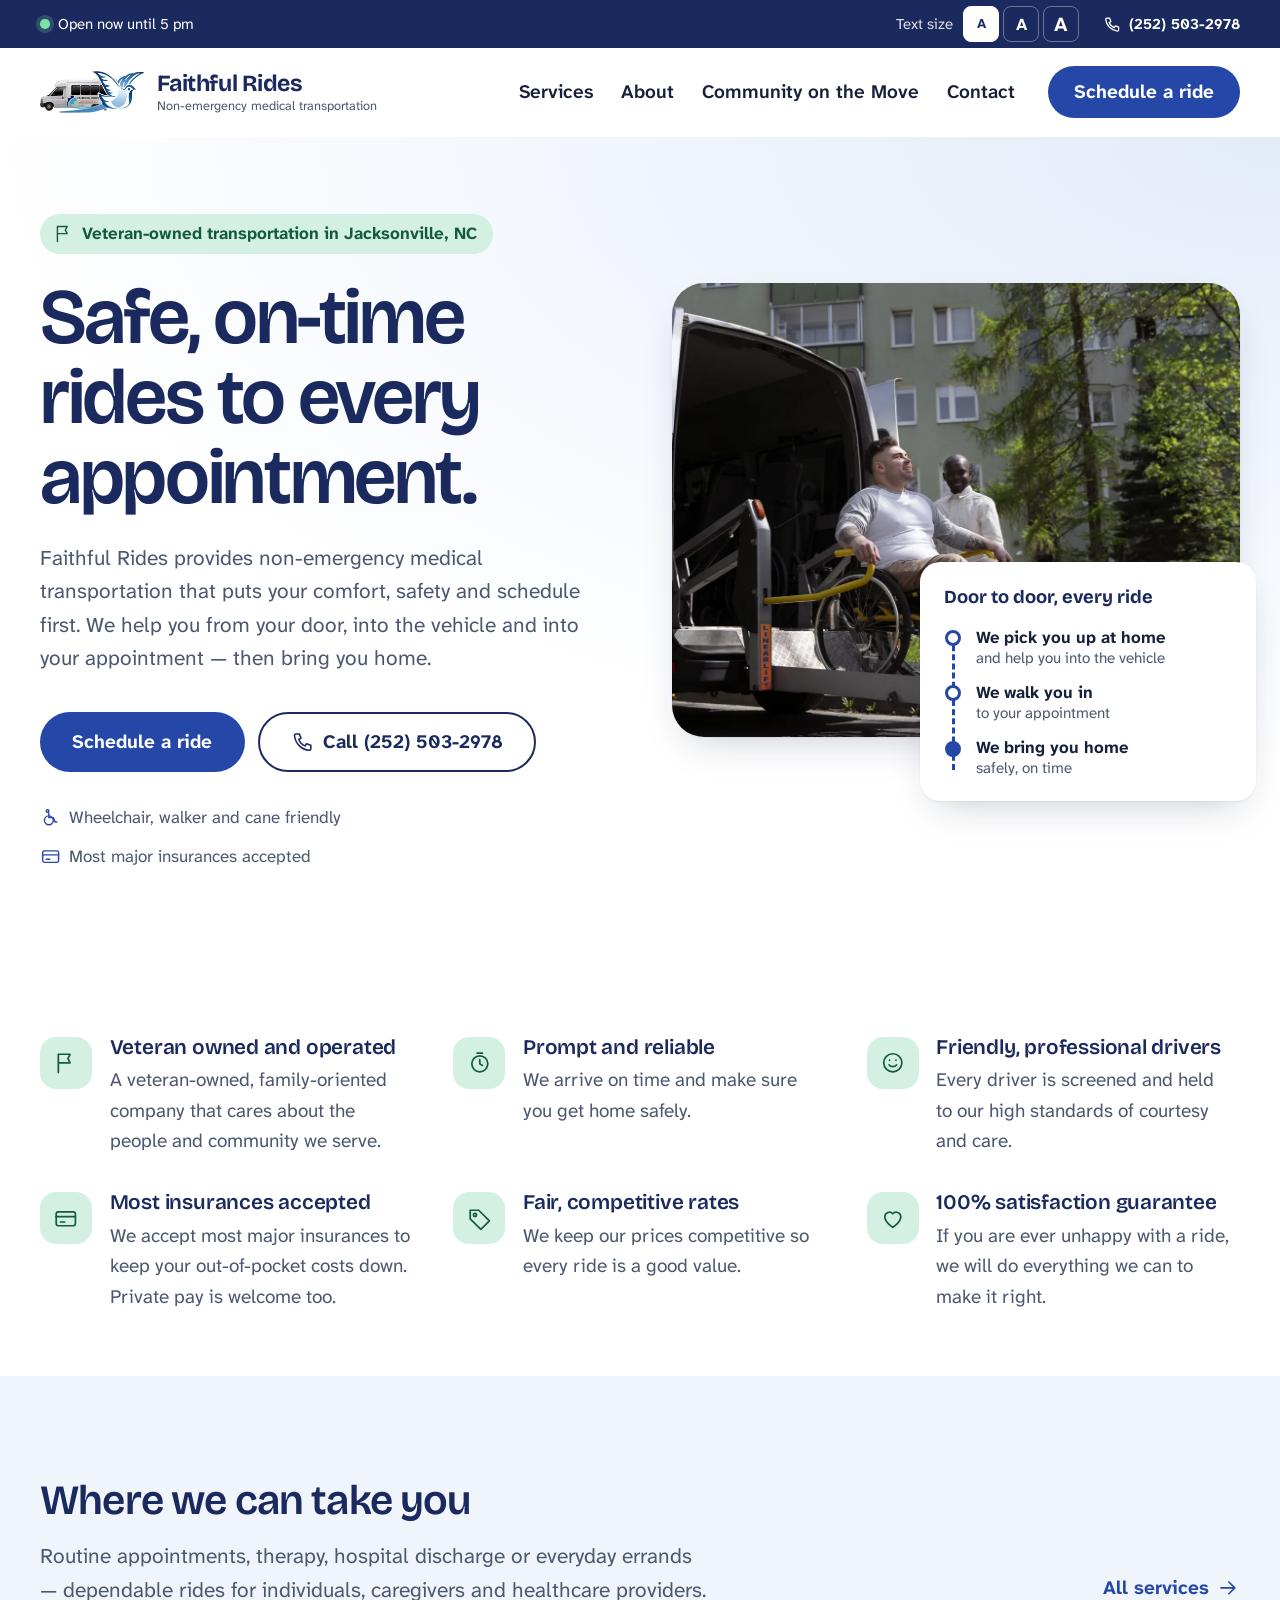
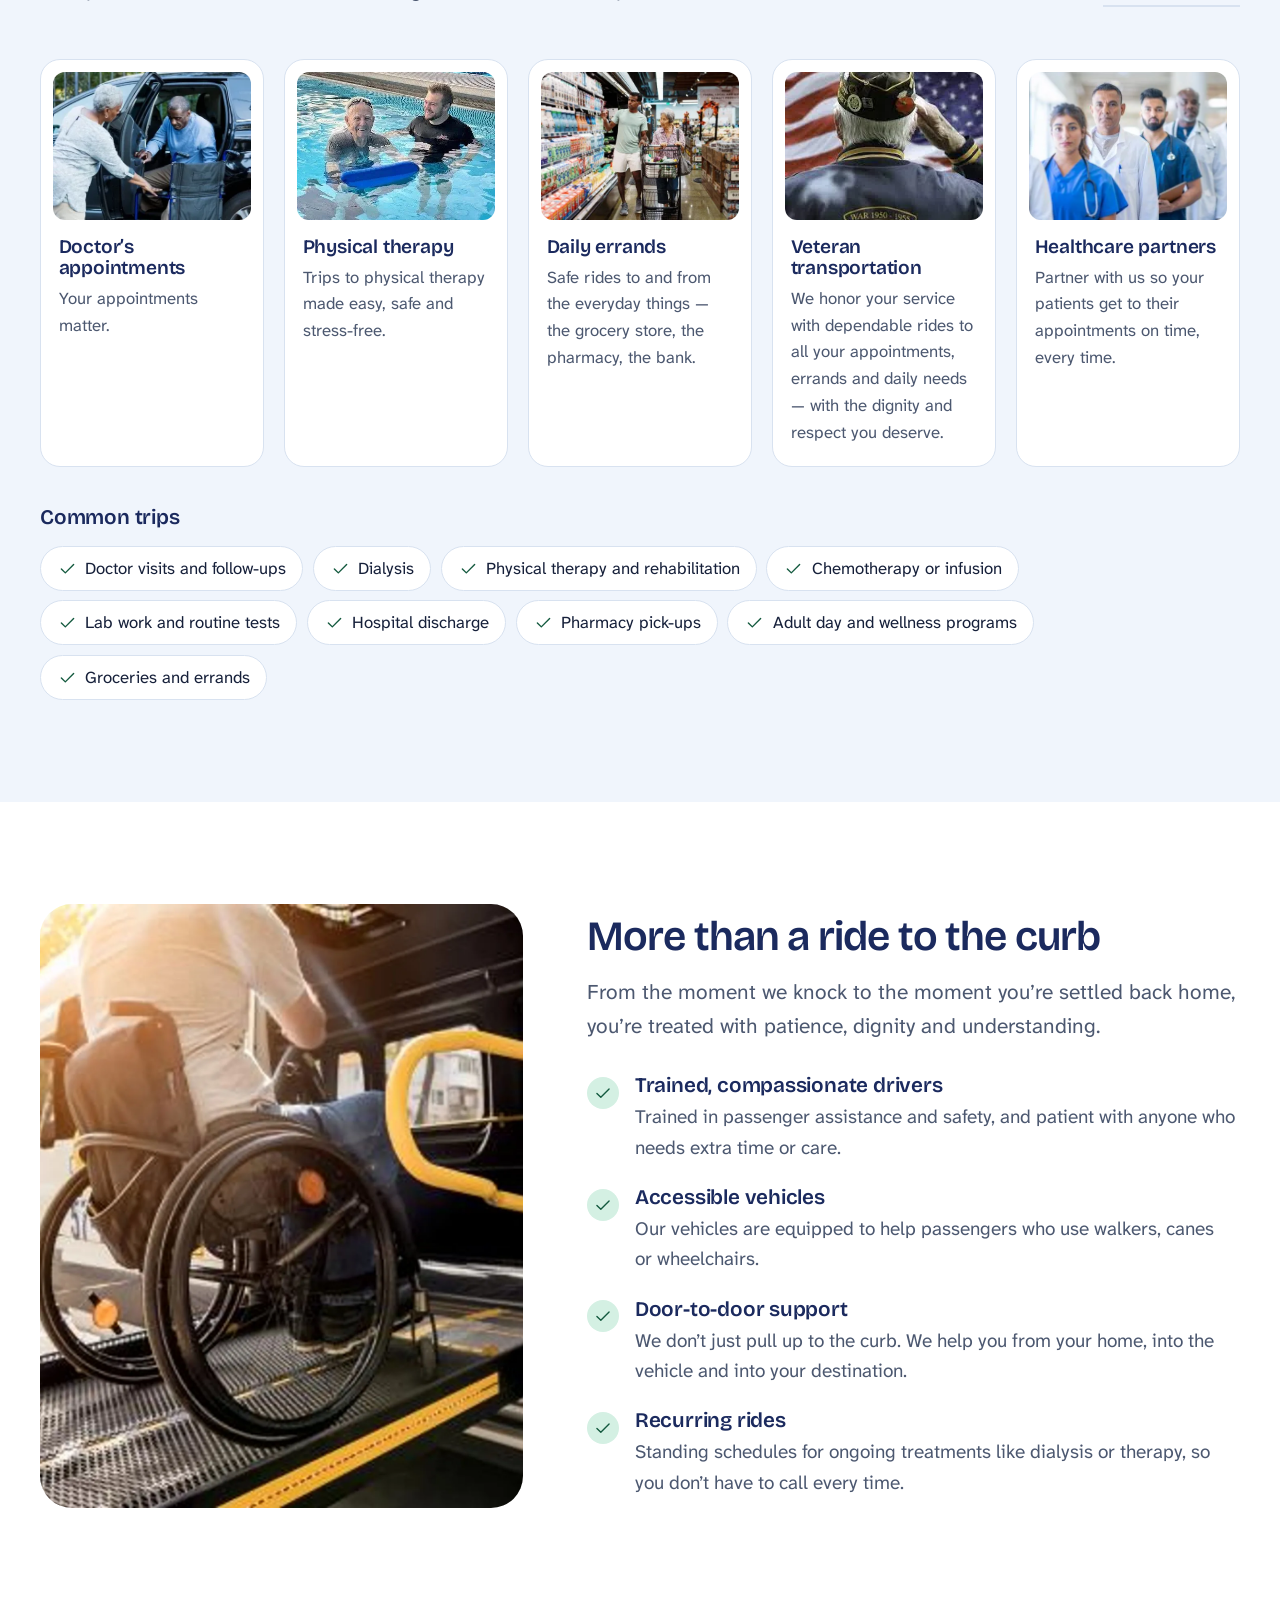
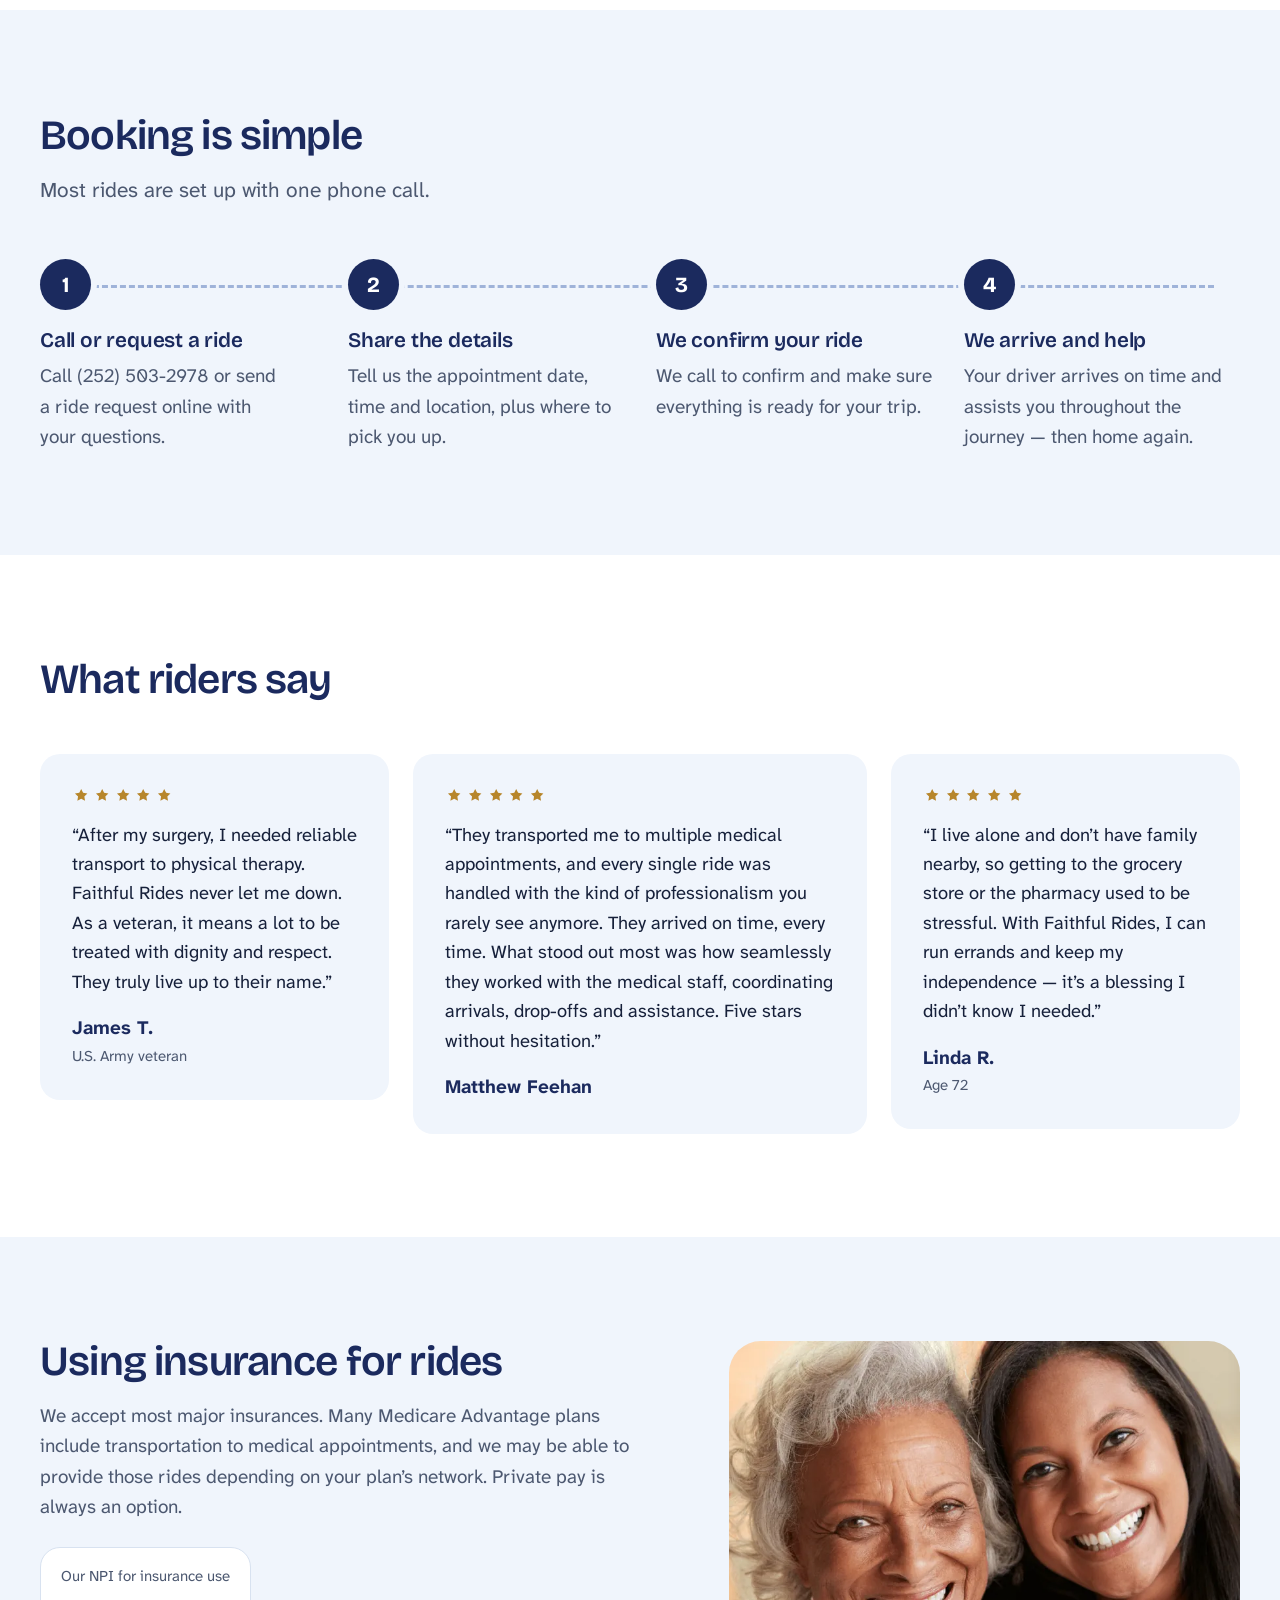
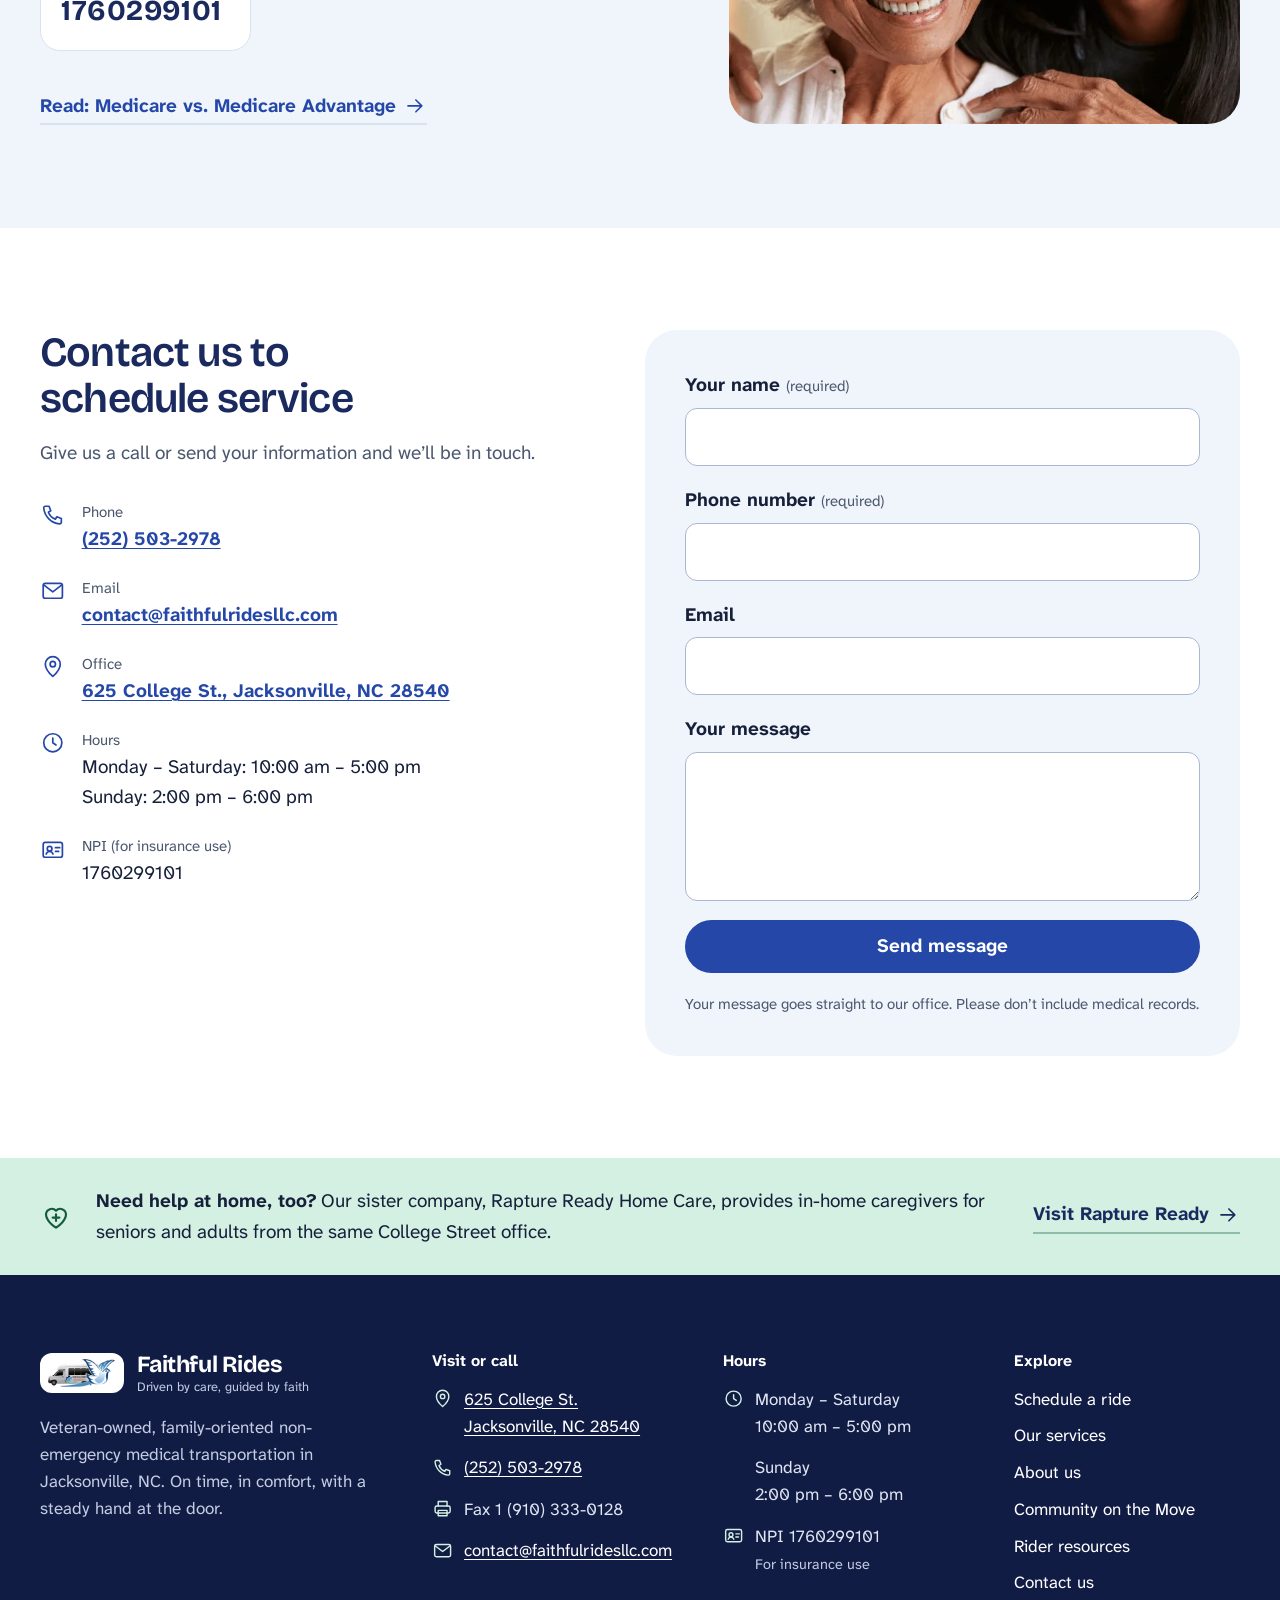
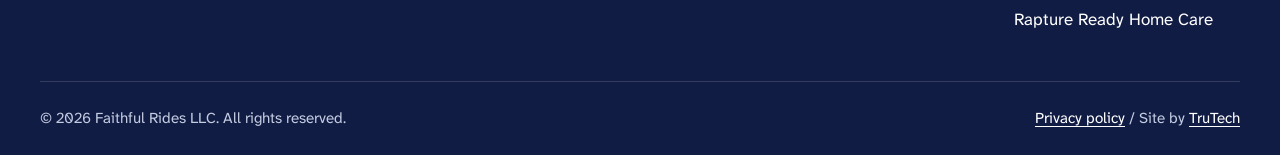
<file: index.html>
<!doctype html>
<!-- Built by Truly Digital Solutions, LLC (TruTech) · https://trutech.us · Build TT-FR-2026-05 -->
<html lang="en">
<head>
<meta charset="utf-8">
<meta name="viewport" content="width=device-width, initial-scale=1">
<meta name="author" content="Truly Digital Solutions, LLC (TruTech)">
<meta name="generator" content="TruTech · trutech.us">
<meta name="trutech-build" content="TT-FR-2026-05">
<title>Non-Emergency Medical Transportation in Jacksonville, NC | Faithful Rides</title>
<meta name="description" content="Veteran-owned non-emergency medical transportation in Jacksonville, NC. Door-to-door rides to doctor visits, therapy, dialysis and errands. Wheelchair friendly. Most insurances accepted.">
<link rel="canonical" href="https://www.faithfulridesllc.com/">
<meta property="og:type" content="website">
<meta property="og:title" content="Non-Emergency Medical Transportation in Jacksonville, NC | Faithful Rides">
<meta property="og:description" content="Veteran-owned non-emergency medical transportation in Jacksonville, NC. Door-to-door rides to doctor visits, therapy, dialysis and errands. Wheelchair friendly. Most insurances accepted.">
<meta property="og:url" content="https://www.faithfulridesllc.com/">
<meta property="og:image" content="https://www.faithfulridesllc.com/assets/img/hero-lift.webp">
<meta name="theme-color" content="#1b2a5e">
<link rel="icon" href="assets/img/favicon.png">
<link rel="apple-touch-icon" href="assets/img/apple-touch-icon.png">
<link rel="preconnect" href="https://fonts.googleapis.com">
<link rel="preconnect" href="https://fonts.gstatic.com" crossorigin>
<link rel="stylesheet" href="https://fonts.googleapis.com/css2?family=Atkinson+Hyperlegible+Next:ital,wght@0,400;0,600;0,700;1,400&family=Bricolage+Grotesque:opsz,wght@12..96,500;12..96,600;12..96,700&display=swap">
<link rel="stylesheet" href="assets/site.css">
<script>try{var s=localStorage.getItem('fr-size');if(s)document.documentElement.dataset.size=s}catch(e){}</script>
<script src="assets/site.js" defer></script>
<script type="application/ld+json">{"@context": "https://schema.org", "@type": "LocalBusiness", "additionalType": "https://en.wikipedia.org/wiki/Non-emergency_medical_transportation", "name": "Faithful Rides LLC", "url": "https://www.faithfulridesllc.com/", "telephone": "+1-252-503-2978", "faxNumber": "+1-910-333-0128", "email": "contact@faithfulridesllc.com", "image": "https://www.faithfulridesllc.com/assets/img/hero-lift.webp", "logo": "https://www.faithfulridesllc.com/assets/img/logo.png", "address": {"@type": "PostalAddress", "streetAddress": "625 College St.", "addressLocality": "Jacksonville", "addressRegion": "NC", "postalCode": "28540", "addressCountry": "US"}, "areaServed": "Jacksonville, NC", "openingHoursSpecification": [{"@type": "OpeningHoursSpecification", "dayOfWeek": ["Monday", "Tuesday", "Wednesday", "Thursday", "Friday", "Saturday"], "opens": "10:00", "closes": "17:00"}, {"@type": "OpeningHoursSpecification", "dayOfWeek": "Sunday", "opens": "14:00", "closes": "18:00"}], "identifier": {"@type": "PropertyValue", "propertyID": "NPI", "value": "1760299101"}}</script>
</head>
<body>
<a class="skip" href="#main">Skip to main content</a>
<div class="util">
  <div class="wrap util__in">
    <p class="util__status" data-status><span class="dot" aria-hidden="true"></span><span data-status-text>Mon – Sat 10 am – 5 pm, Sun 2 – 6 pm</span></p>
    <div class="util__right">
      <div class="size" role="group" aria-label="Text size">
        <span class="size__label">Text size</span>
        <button type="button" data-size-btn="1" aria-pressed="true" aria-label="Normal text">A</button>
        <button type="button" data-size-btn="2" aria-pressed="false" aria-label="Larger text">A</button>
        <button type="button" data-size-btn="3" aria-pressed="false" aria-label="Largest text">A</button>
      </div>
      <a class="util__phone" href="tel:+12525032978"><svg class="ic" viewBox="0 0 24 24" aria-hidden="true" fill="none" stroke="currentColor" stroke-width="1.6" stroke-linecap="round" stroke-linejoin="round"><path d="M5 4h3.5l1.6 4.2-2.2 1.4a11 11 0 0 0 6.5 6.5l1.4-2.2L20 15.5V19a1.5 1.5 0 0 1-1.6 1.5A16.5 16.5 0 0 1 3.5 5.6 1.5 1.5 0 0 1 5 4Z"/></svg><span>(252) 503-2978</span></a>
    </div>
  </div>
</div>
<header class="hdr" data-hdr>
  <div class="wrap hdr__in">
    <a class="brand" href="./" aria-label="Faithful Rides, home">
      <img src="assets/img/logo.webp" alt="" width="408" height="166">
      <span class="brand__name">Faithful Rides<small>Non-emergency medical transportation</small></span>
    </a>
    <nav class="nav" aria-label="Main" data-nav>
      <ul><li><a href="our-services/">Services</a></li><li><a href="about-us/">About</a></li><li><a href="community-on-the-move/">Community on the Move</a></li><li><a href="contact-us/">Contact</a></li></ul>
      <a class="btn btn--primary nav__cta" href="schedule-a-ride/">Schedule a ride</a>
      <a class="nav__phone" href="tel:+12525032978"><svg class="ic" viewBox="0 0 24 24" aria-hidden="true" fill="none" stroke="currentColor" stroke-width="1.6" stroke-linecap="round" stroke-linejoin="round"><path d="M5 4h3.5l1.6 4.2-2.2 1.4a11 11 0 0 0 6.5 6.5l1.4-2.2L20 15.5V19a1.5 1.5 0 0 1-1.6 1.5A16.5 16.5 0 0 1 3.5 5.6 1.5 1.5 0 0 1 5 4Z"/></svg>(252) 503-2978</a>
    </nav>
    <button class="menu-btn" type="button" aria-expanded="false" aria-controls="menu" data-menu-btn><span class="menu-btn__bars" aria-hidden="true"></span><span data-menu-label>Menu</span></button>
  </div>
</header>
<main id="main">

<section class="hero">
  <div class="wrap hero__in">
    <div class="hero__txt">
      <p class="hero__kicker"><svg class="ic" viewBox="0 0 24 24" aria-hidden="true" fill="none" stroke="currentColor" stroke-width="1.6" stroke-linecap="round" stroke-linejoin="round"><path d="M5 21V4M5 4h11l-2 4 2 4H5"/></svg>Veteran-owned transportation in Jacksonville, NC</p>
      <h1>Safe, on-time rides to every appointment.</h1>
      <p class="lead">Faithful Rides provides non-emergency medical transportation that puts your comfort, safety and schedule first. We help you from your door, into the vehicle and into your appointment — then bring you home.</p>
      <div class="hero__actions">
        <a class="btn btn--primary btn--lg" href="schedule-a-ride/">Schedule a ride</a>
        <a class="btn btn--outline btn--lg" href="tel:+12525032978"><svg class="ic" viewBox="0 0 24 24" aria-hidden="true" fill="none" stroke="currentColor" stroke-width="1.6" stroke-linecap="round" stroke-linejoin="round"><path d="M5 4h3.5l1.6 4.2-2.2 1.4a11 11 0 0 0 6.5 6.5l1.4-2.2L20 15.5V19a1.5 1.5 0 0 1-1.6 1.5A16.5 16.5 0 0 1 3.5 5.6 1.5 1.5 0 0 1 5 4Z"/></svg>Call (252) 503-2978</a>
      </div>
      <ul class="hero__facts">
        <li><svg class="ic" viewBox="0 0 24 24" aria-hidden="true" fill="none" stroke="currentColor" stroke-width="1.6" stroke-linecap="round" stroke-linejoin="round"><circle cx="10" cy="15" r="5"/><path d="M10 4.5a1.5 1.5 0 1 0 0 .01M10 7v5h5l2 5h2"/></svg>Wheelchair, walker and cane friendly</li>
        <li><svg class="ic" viewBox="0 0 24 24" aria-hidden="true" fill="none" stroke="currentColor" stroke-width="1.6" stroke-linecap="round" stroke-linejoin="round"><rect x="3" y="5.5" width="18" height="13" rx="2"/><path d="M3 10h18M7 15h4"/></svg>Most major insurances accepted</li>
      </ul>
    </div>
    <div class="hero__art">
      <div class="hero__photo"><img src="assets/img/hero-lift.webp" alt="A driver helping a smiling passenger in a wheelchair onto a van lift" width="1400" height="933" fetchpriority="high"></div>
      <div class="route">
        <p class="route__title">Door to door, every ride</p>
        <ol class="route__stops">
          <li><strong>We pick you up at home</strong><span>and help you into the vehicle</span></li>
          <li><strong>We walk you in</strong><span>to your appointment</span></li>
          <li><strong>We bring you home</strong><span>safely, on time</span></li>
        </ol>
      </div>
    </div>
  </div>
</section>

<section class="sec sec--tight">
  <div class="wrap"><ul class="why"><li><span class="why__ic"><svg class="ic" viewBox="0 0 24 24" aria-hidden="true" fill="none" stroke="currentColor" stroke-width="1.6" stroke-linecap="round" stroke-linejoin="round"><path d="M5 21V4M5 4h11l-2 4 2 4H5"/></svg></span><div><h3>Veteran owned and operated</h3><p>A veteran-owned, family-oriented company that cares about the people and community we serve.</p></div></li><li><span class="why__ic"><svg class="ic" viewBox="0 0 24 24" aria-hidden="true" fill="none" stroke="currentColor" stroke-width="1.6" stroke-linecap="round" stroke-linejoin="round"><circle cx="12" cy="13" r="7.5"/><path d="M12 9v4l2.5 1.5M9.5 3h5"/></svg></span><div><h3>Prompt and reliable</h3><p>We arrive on time and make sure you get home safely.</p></div></li><li><span class="why__ic"><svg class="ic" viewBox="0 0 24 24" aria-hidden="true" fill="none" stroke="currentColor" stroke-width="1.6" stroke-linecap="round" stroke-linejoin="round"><circle cx="12" cy="12" r="8.5"/><path d="M8.5 14a4.5 4.5 0 0 0 7 0M9 9.5h.01M15 9.5h.01"/></svg></span><div><h3>Friendly, professional drivers</h3><p>Every driver is screened and held to our high standards of courtesy and care.</p></div></li><li><span class="why__ic"><svg class="ic" viewBox="0 0 24 24" aria-hidden="true" fill="none" stroke="currentColor" stroke-width="1.6" stroke-linecap="round" stroke-linejoin="round"><rect x="3" y="5.5" width="18" height="13" rx="2"/><path d="M3 10h18M7 15h4"/></svg></span><div><h3>Most insurances accepted</h3><p>We accept most major insurances to keep your out-of-pocket costs down. Private pay is welcome too.</p></div></li><li><span class="why__ic"><svg class="ic" viewBox="0 0 24 24" aria-hidden="true" fill="none" stroke="currentColor" stroke-width="1.6" stroke-linecap="round" stroke-linejoin="round"><path d="M3 12V4h8l10 10-8 8L3 12Z"/><circle cx="7.5" cy="8.5" r="1.5"/></svg></span><div><h3>Fair, competitive rates</h3><p>We keep our prices competitive so every ride is a good value.</p></div></li><li><span class="why__ic"><svg class="ic" viewBox="0 0 24 24" aria-hidden="true" fill="none" stroke="currentColor" stroke-width="1.6" stroke-linecap="round" stroke-linejoin="round"><path d="M12 20s-7.5-4.6-7.5-10.1A4.3 4.3 0 0 1 12 7.3a4.3 4.3 0 0 1 7.5 2.6C19.5 15.4 12 20 12 20Z"/></svg></span><div><h3>100% satisfaction guarantee</h3><p>If you are ever unhappy with a ride, we will do everything we can to make it right.</p></div></li></ul></div>
</section>

<section class="sec sec--sky">
  <div class="wrap">
    <div class="sec__head sec__head--row">
      <div><h2>Where we can take you</h2><p>Routine appointments, therapy, hospital discharge or everyday errands — dependable rides for individuals, caregivers and healthcare providers.</p></div>
      <a class="textlink" href="our-services/">All services<svg class="ic" viewBox="0 0 24 24" aria-hidden="true" fill="none" stroke="currentColor" stroke-width="1.6" stroke-linecap="round" stroke-linejoin="round"><path d="M5 12h14M13 6l6 6-6 6"/></svg></a>
    </div>
    <ul class="svgrid"><li><a class="svcard" href="our-services/#doctor">
      <div class="svcard__img"><img src="assets/img/doctor.webp" alt="" loading="lazy"></div>
      <h3>Doctor’s appointments</h3><p>Your appointments matter.</p></a></li><li><a class="svcard" href="our-services/#therapy">
      <div class="svcard__img"><img src="assets/img/therapy.webp" alt="" loading="lazy"></div>
      <h3>Physical therapy</h3><p>Trips to physical therapy made easy, safe and stress-free.</p></a></li><li><a class="svcard" href="our-services/#errands">
      <div class="svcard__img"><img src="assets/img/grocery.webp" alt="" loading="lazy"></div>
      <h3>Daily errands</h3><p>Safe rides to and from the everyday things — the grocery store, the pharmacy, the bank.</p></a></li><li><a class="svcard" href="our-services/#veterans">
      <div class="svcard__img"><img src="assets/img/veteran.webp" alt="" loading="lazy"></div>
      <h3>Veteran transportation</h3><p>We honor your service with dependable rides to all your appointments, errands and daily needs — with the dignity and respect you deserve.</p></a></li><li><a class="svcard" href="our-services/#partners">
      <div class="svcard__img"><img src="assets/img/partners.webp" alt="" loading="lazy"></div>
      <h3>Healthcare partners</h3><p>Partner with us so your patients get to their appointments on time, every time.</p></a></li></ul>
    <div class="trips"><h3>Common trips</h3><ul class="chips"><li><svg class="ic" viewBox="0 0 24 24" aria-hidden="true" fill="none" stroke="currentColor" stroke-width="1.6" stroke-linecap="round" stroke-linejoin="round"><path d="m5 12.5 4.5 4.5L19 7.5"/></svg>Doctor visits and follow-ups</li><li><svg class="ic" viewBox="0 0 24 24" aria-hidden="true" fill="none" stroke="currentColor" stroke-width="1.6" stroke-linecap="round" stroke-linejoin="round"><path d="m5 12.5 4.5 4.5L19 7.5"/></svg>Dialysis</li><li><svg class="ic" viewBox="0 0 24 24" aria-hidden="true" fill="none" stroke="currentColor" stroke-width="1.6" stroke-linecap="round" stroke-linejoin="round"><path d="m5 12.5 4.5 4.5L19 7.5"/></svg>Physical therapy and rehabilitation</li><li><svg class="ic" viewBox="0 0 24 24" aria-hidden="true" fill="none" stroke="currentColor" stroke-width="1.6" stroke-linecap="round" stroke-linejoin="round"><path d="m5 12.5 4.5 4.5L19 7.5"/></svg>Chemotherapy or infusion</li><li><svg class="ic" viewBox="0 0 24 24" aria-hidden="true" fill="none" stroke="currentColor" stroke-width="1.6" stroke-linecap="round" stroke-linejoin="round"><path d="m5 12.5 4.5 4.5L19 7.5"/></svg>Lab work and routine tests</li><li><svg class="ic" viewBox="0 0 24 24" aria-hidden="true" fill="none" stroke="currentColor" stroke-width="1.6" stroke-linecap="round" stroke-linejoin="round"><path d="m5 12.5 4.5 4.5L19 7.5"/></svg>Hospital discharge</li><li><svg class="ic" viewBox="0 0 24 24" aria-hidden="true" fill="none" stroke="currentColor" stroke-width="1.6" stroke-linecap="round" stroke-linejoin="round"><path d="m5 12.5 4.5 4.5L19 7.5"/></svg>Pharmacy pick-ups</li><li><svg class="ic" viewBox="0 0 24 24" aria-hidden="true" fill="none" stroke="currentColor" stroke-width="1.6" stroke-linecap="round" stroke-linejoin="round"><path d="m5 12.5 4.5 4.5L19 7.5"/></svg>Adult day and wellness programs</li><li><svg class="ic" viewBox="0 0 24 24" aria-hidden="true" fill="none" stroke="currentColor" stroke-width="1.6" stroke-linecap="round" stroke-linejoin="round"><path d="m5 12.5 4.5 4.5L19 7.5"/></svg>Groceries and errands</li></ul></div>
  </div>
</section>

<section class="sec">
  <div class="wrap split">
    <div class="split__img"><img src="assets/img/ramp.webp" alt="A passenger in a wheelchair on a vehicle lift" loading="lazy" width="1200" height="1500"></div>
    <div class="split__txt">
      <h2>More than a ride to the curb</h2>
      <p class="split__lead">From the moment we knock to the moment you’re settled back home, you’re treated with patience, dignity and understanding.</p>
      <ul class="d2d"><li><svg class="ic" viewBox="0 0 24 24" aria-hidden="true" fill="none" stroke="currentColor" stroke-width="1.6" stroke-linecap="round" stroke-linejoin="round"><path d="m5 12.5 4.5 4.5L19 7.5"/></svg><div><h3>Trained, compassionate drivers</h3><p>Trained in passenger assistance and safety, and patient with anyone who needs extra time or care.</p></div></li><li><svg class="ic" viewBox="0 0 24 24" aria-hidden="true" fill="none" stroke="currentColor" stroke-width="1.6" stroke-linecap="round" stroke-linejoin="round"><path d="m5 12.5 4.5 4.5L19 7.5"/></svg><div><h3>Accessible vehicles</h3><p>Our vehicles are equipped to help passengers who use walkers, canes or wheelchairs.</p></div></li><li><svg class="ic" viewBox="0 0 24 24" aria-hidden="true" fill="none" stroke="currentColor" stroke-width="1.6" stroke-linecap="round" stroke-linejoin="round"><path d="m5 12.5 4.5 4.5L19 7.5"/></svg><div><h3>Door-to-door support</h3><p>We don’t just pull up to the curb. We help you from your home, into the vehicle and into your destination.</p></div></li><li><svg class="ic" viewBox="0 0 24 24" aria-hidden="true" fill="none" stroke="currentColor" stroke-width="1.6" stroke-linecap="round" stroke-linejoin="round"><path d="m5 12.5 4.5 4.5L19 7.5"/></svg><div><h3>Recurring rides</h3><p>Standing schedules for ongoing treatments like dialysis or therapy, so you don’t have to call every time.</p></div></li></ul>
    </div>
  </div>
</section>

<section class="sec sec--sky">
  <div class="wrap">
    <div class="sec__head"><h2>Booking is simple</h2><p>Most rides are set up with one phone call.</p></div>
    <ol class="steps"><li><h3>Call or request a ride</h3><p>Call (252) 503-2978 or send a ride request online with your questions.</p></li><li><h3>Share the details</h3><p>Tell us the appointment date, time and location, plus where to pick you up.</p></li><li><h3>We confirm your ride</h3><p>We call to confirm and make sure everything is ready for your trip.</p></li><li><h3>We arrive and help</h3><p>Your driver arrives on time and assists you throughout the journey — then home again.</p></li></ol>
  </div>
</section>

<section class="sec">
  <div class="wrap">
    <div class="sec__head"><h2>What riders say</h2></div>
    <div class="quotes"><figure class="quote">
      <div class="stars" aria-label="5 out of 5 stars"><svg class="st" viewBox="0 0 24 24" aria-hidden="true" fill="none" stroke="currentColor" stroke-width="1.6" stroke-linecap="round" stroke-linejoin="round"><path d="m12 3.8 2.5 5.1 5.6.8-4 4 .9 5.6L12 16.7l-5 2.6.9-5.6-4-4 5.6-.8L12 3.8Z"/></svg><svg class="st" viewBox="0 0 24 24" aria-hidden="true" fill="none" stroke="currentColor" stroke-width="1.6" stroke-linecap="round" stroke-linejoin="round"><path d="m12 3.8 2.5 5.1 5.6.8-4 4 .9 5.6L12 16.7l-5 2.6.9-5.6-4-4 5.6-.8L12 3.8Z"/></svg><svg class="st" viewBox="0 0 24 24" aria-hidden="true" fill="none" stroke="currentColor" stroke-width="1.6" stroke-linecap="round" stroke-linejoin="round"><path d="m12 3.8 2.5 5.1 5.6.8-4 4 .9 5.6L12 16.7l-5 2.6.9-5.6-4-4 5.6-.8L12 3.8Z"/></svg><svg class="st" viewBox="0 0 24 24" aria-hidden="true" fill="none" stroke="currentColor" stroke-width="1.6" stroke-linecap="round" stroke-linejoin="round"><path d="m12 3.8 2.5 5.1 5.6.8-4 4 .9 5.6L12 16.7l-5 2.6.9-5.6-4-4 5.6-.8L12 3.8Z"/></svg><svg class="st" viewBox="0 0 24 24" aria-hidden="true" fill="none" stroke="currentColor" stroke-width="1.6" stroke-linecap="round" stroke-linejoin="round"><path d="m12 3.8 2.5 5.1 5.6.8-4 4 .9 5.6L12 16.7l-5 2.6.9-5.6-4-4 5.6-.8L12 3.8Z"/></svg></div>
      <blockquote><p>“After my surgery, I needed reliable transport to physical therapy. Faithful Rides never let me down. As a veteran, it means a lot to be treated with dignity and respect. They truly live up to their name.”</p></blockquote>
      <figcaption><strong>James T.</strong><span>U.S. Army veteran</span></figcaption>
    </figure><figure class="quote">
      <div class="stars" aria-label="5 out of 5 stars"><svg class="st" viewBox="0 0 24 24" aria-hidden="true" fill="none" stroke="currentColor" stroke-width="1.6" stroke-linecap="round" stroke-linejoin="round"><path d="m12 3.8 2.5 5.1 5.6.8-4 4 .9 5.6L12 16.7l-5 2.6.9-5.6-4-4 5.6-.8L12 3.8Z"/></svg><svg class="st" viewBox="0 0 24 24" aria-hidden="true" fill="none" stroke="currentColor" stroke-width="1.6" stroke-linecap="round" stroke-linejoin="round"><path d="m12 3.8 2.5 5.1 5.6.8-4 4 .9 5.6L12 16.7l-5 2.6.9-5.6-4-4 5.6-.8L12 3.8Z"/></svg><svg class="st" viewBox="0 0 24 24" aria-hidden="true" fill="none" stroke="currentColor" stroke-width="1.6" stroke-linecap="round" stroke-linejoin="round"><path d="m12 3.8 2.5 5.1 5.6.8-4 4 .9 5.6L12 16.7l-5 2.6.9-5.6-4-4 5.6-.8L12 3.8Z"/></svg><svg class="st" viewBox="0 0 24 24" aria-hidden="true" fill="none" stroke="currentColor" stroke-width="1.6" stroke-linecap="round" stroke-linejoin="round"><path d="m12 3.8 2.5 5.1 5.6.8-4 4 .9 5.6L12 16.7l-5 2.6.9-5.6-4-4 5.6-.8L12 3.8Z"/></svg><svg class="st" viewBox="0 0 24 24" aria-hidden="true" fill="none" stroke="currentColor" stroke-width="1.6" stroke-linecap="round" stroke-linejoin="round"><path d="m12 3.8 2.5 5.1 5.6.8-4 4 .9 5.6L12 16.7l-5 2.6.9-5.6-4-4 5.6-.8L12 3.8Z"/></svg></div>
      <blockquote><p>“They transported me to multiple medical appointments, and every single ride was handled with the kind of professionalism you rarely see anymore. They arrived on time, every time. What stood out most was how seamlessly they worked with the medical staff, coordinating arrivals, drop-offs and assistance. Five stars without hesitation.”</p></blockquote>
      <figcaption><strong>Matthew Feehan</strong></figcaption>
    </figure><figure class="quote">
      <div class="stars" aria-label="5 out of 5 stars"><svg class="st" viewBox="0 0 24 24" aria-hidden="true" fill="none" stroke="currentColor" stroke-width="1.6" stroke-linecap="round" stroke-linejoin="round"><path d="m12 3.8 2.5 5.1 5.6.8-4 4 .9 5.6L12 16.7l-5 2.6.9-5.6-4-4 5.6-.8L12 3.8Z"/></svg><svg class="st" viewBox="0 0 24 24" aria-hidden="true" fill="none" stroke="currentColor" stroke-width="1.6" stroke-linecap="round" stroke-linejoin="round"><path d="m12 3.8 2.5 5.1 5.6.8-4 4 .9 5.6L12 16.7l-5 2.6.9-5.6-4-4 5.6-.8L12 3.8Z"/></svg><svg class="st" viewBox="0 0 24 24" aria-hidden="true" fill="none" stroke="currentColor" stroke-width="1.6" stroke-linecap="round" stroke-linejoin="round"><path d="m12 3.8 2.5 5.1 5.6.8-4 4 .9 5.6L12 16.7l-5 2.6.9-5.6-4-4 5.6-.8L12 3.8Z"/></svg><svg class="st" viewBox="0 0 24 24" aria-hidden="true" fill="none" stroke="currentColor" stroke-width="1.6" stroke-linecap="round" stroke-linejoin="round"><path d="m12 3.8 2.5 5.1 5.6.8-4 4 .9 5.6L12 16.7l-5 2.6.9-5.6-4-4 5.6-.8L12 3.8Z"/></svg><svg class="st" viewBox="0 0 24 24" aria-hidden="true" fill="none" stroke="currentColor" stroke-width="1.6" stroke-linecap="round" stroke-linejoin="round"><path d="m12 3.8 2.5 5.1 5.6.8-4 4 .9 5.6L12 16.7l-5 2.6.9-5.6-4-4 5.6-.8L12 3.8Z"/></svg></div>
      <blockquote><p>“I live alone and don’t have family nearby, so getting to the grocery store or the pharmacy used to be stressful. With Faithful Rides, I can run errands and keep my independence — it’s a blessing I didn’t know I needed.”</p></blockquote>
      <figcaption><strong>Linda R.</strong><span>Age 72</span></figcaption>
    </figure></div>
  </div>
</section>

<section class="sec sec--sky">
  <div class="wrap cover">
    <div class="cover__txt">
      <h2>Using insurance for rides</h2>
      <p>We accept most major insurances. Many Medicare Advantage plans include transportation to medical appointments, and we may be able to provide those rides depending on your plan’s network. Private pay is always an option.</p>
      <dl class="npi"><dt>Our NPI for insurance use</dt><dd>1760299101</dd></dl>
      <p><a class="textlink" href="newsroom/">Read: Medicare vs. Medicare Advantage<svg class="ic" viewBox="0 0 24 24" aria-hidden="true" fill="none" stroke="currentColor" stroke-width="1.6" stroke-linecap="round" stroke-linejoin="round"><path d="M5 12h14M13 6l6 6-6 6"/></svg></a></p>
    </div>
    <div class="cover__img"><img src="assets/img/medicare.webp" alt="An older woman and her daughter smiling together" loading="lazy" width="975" height="585"></div>
  </div>
</section>

<section class="sec" id="contact">
  <div class="wrap contact">
    <div class="contact__info">
      <h2>Contact us to schedule service</h2>
      <p>Give us a call or send your information and we’ll be in touch.</p>
      <ul class="clist">
      <li><svg class="ic" viewBox="0 0 24 24" aria-hidden="true" fill="none" stroke="currentColor" stroke-width="1.6" stroke-linecap="round" stroke-linejoin="round"><path d="M5 4h3.5l1.6 4.2-2.2 1.4a11 11 0 0 0 6.5 6.5l1.4-2.2L20 15.5V19a1.5 1.5 0 0 1-1.6 1.5A16.5 16.5 0 0 1 3.5 5.6 1.5 1.5 0 0 1 5 4Z"/></svg><div><p class="clist__k">Phone</p><a href="tel:+12525032978">(252) 503-2978</a></div></li>
      <li><svg class="ic" viewBox="0 0 24 24" aria-hidden="true" fill="none" stroke="currentColor" stroke-width="1.6" stroke-linecap="round" stroke-linejoin="round"><rect x="3" y="5" width="18" height="14" rx="2"/><path d="m3.5 6.5 8.5 6.5 8.5-6.5"/></svg><div><p class="clist__k">Email</p><a href="mailto:contact@faithfulridesllc.com">contact@faithfulridesllc.com</a></div></li>
      <li><svg class="ic" viewBox="0 0 24 24" aria-hidden="true" fill="none" stroke="currentColor" stroke-width="1.6" stroke-linecap="round" stroke-linejoin="round"><path d="M12 21s-7-6.2-7-11.5a7 7 0 0 1 14 0C19 14.8 12 21 12 21Z"/><circle cx="12" cy="9.5" r="2.5"/></svg><div><p class="clist__k">Office</p><a href="https://maps.google.com/maps?q=625+College+St.%2C+Jacksonville%2C+NC+28540" target="_blank" rel="noopener">625 College St., Jacksonville, NC 28540</a></div></li>
      <li><svg class="ic" viewBox="0 0 24 24" aria-hidden="true" fill="none" stroke="currentColor" stroke-width="1.6" stroke-linecap="round" stroke-linejoin="round"><circle cx="12" cy="12" r="8.5"/><path d="M12 7.5V12l3 2"/></svg><div><p class="clist__k">Hours</p><p>Monday – Saturday: 10:00 am – 5:00 pm<br>Sunday: 2:00 pm – 6:00 pm<br></p></div></li>
      <li><svg class="ic" viewBox="0 0 24 24" aria-hidden="true" fill="none" stroke="currentColor" stroke-width="1.6" stroke-linecap="round" stroke-linejoin="round"><rect x="3" y="5" width="18" height="14" rx="2"/><circle cx="9" cy="11" r="2.2"/><path d="M5.8 16c.6-1.6 1.8-2.4 3.2-2.4s2.6.8 3.2 2.4M14.5 10h4M14.5 13.5h3"/></svg><div><p class="clist__k">NPI (for insurance use)</p><p>1760299101</p></div></li>
    </ul>
    </div>
    <form class="form" data-form data-post action="https://formsubmit.co/contact@faithfulridesllc.com" method="POST" novalidate>
    <input type="hidden" name="_subject" value="Website message from the Faithful Rides website"><input type="hidden" name="_template" value="table"><input type="hidden" name="_captcha" value="false"><input type="hidden" name="_next" value="" data-next><input type="text" name="_honey" class="hp" tabindex="-1" autocomplete="off" aria-hidden="true">
    <div class="field"><label for="f-name">Your name <span class="opt">(required)</span></label><input id="f-name" name="name" autocomplete="name" required></div>
    <div class="field"><label for="f-phone">Phone number <span class="opt">(required)</span></label><input id="f-phone" name="phone" type="tel" autocomplete="tel" required></div>
    <div class="field"><label for="f-email">Email</label><input id="f-email" name="email" type="email" autocomplete="email"></div>
    <div class="field"><label for="f-msg">Your message</label><textarea id="f-msg" name="message" rows="4"></textarea></div>
    <p class="form__err" role="alert" data-form-err></p>
    <button class="btn btn--primary btn--block" type="submit">Send message</button>
    <p class="form__note">Your message goes straight to our office. Please don’t include medical records.</p>
  </form>
  </div>
</section>

<section class="sister">
  <div class="wrap sister__in">
    <svg class="ic" viewBox="0 0 24 24" aria-hidden="true" fill="none" stroke="currentColor" stroke-width="1.6" stroke-linecap="round" stroke-linejoin="round"><path d="M12 20s-7.5-4.6-7.5-10.1A4.3 4.3 0 0 1 12 7.3a4.3 4.3 0 0 1 7.5 2.6C19.5 15.4 12 20 12 20Z"/><path d="M12 10v5M9.5 12.5h5"/></svg>
    <p><strong>Need help at home, too?</strong> Our sister company, Rapture Ready Home Care, provides in-home caregivers for seniors and adults from the same College Street office.</p>
    <a class="textlink" href="https://www.rapturereadyhomecare.com" target="_blank" rel="noopener">Visit Rapture Ready<svg class="ic" viewBox="0 0 24 24" aria-hidden="true" fill="none" stroke="currentColor" stroke-width="1.6" stroke-linecap="round" stroke-linejoin="round"><path d="M5 12h14M13 6l6 6-6 6"/></svg></a>
  </div>
</section>
</main>
<footer class="ftr">
  <div class="wrap ftr__grid">
    <div class="ftr__about">
      <a class="brand brand--ftr" href="./"><img src="assets/img/logo.webp" alt="" width="408" height="166"><span class="brand__name">Faithful Rides<small>Driven by care, guided by faith</small></span></a>
      <p>Veteran-owned, family-oriented non-emergency medical transportation in Jacksonville, NC. On time, in comfort, with a steady hand at the door.</p>
    </div>
    <div>
      <h2 class="ftr__h">Visit or call</h2>
      <ul class="ftr__list">
        <li><svg class="ic" viewBox="0 0 24 24" aria-hidden="true" fill="none" stroke="currentColor" stroke-width="1.6" stroke-linecap="round" stroke-linejoin="round"><path d="M12 21s-7-6.2-7-11.5a7 7 0 0 1 14 0C19 14.8 12 21 12 21Z"/><circle cx="12" cy="9.5" r="2.5"/></svg><a href="https://maps.google.com/maps?q=625+College+St.%2C+Jacksonville%2C+NC+28540" target="_blank" rel="noopener">625 College St.<br>Jacksonville, NC 28540</a></li>
        <li><svg class="ic" viewBox="0 0 24 24" aria-hidden="true" fill="none" stroke="currentColor" stroke-width="1.6" stroke-linecap="round" stroke-linejoin="round"><path d="M5 4h3.5l1.6 4.2-2.2 1.4a11 11 0 0 0 6.5 6.5l1.4-2.2L20 15.5V19a1.5 1.5 0 0 1-1.6 1.5A16.5 16.5 0 0 1 3.5 5.6 1.5 1.5 0 0 1 5 4Z"/></svg><a href="tel:+12525032978">(252) 503-2978</a></li>
        <li><svg class="ic" viewBox="0 0 24 24" aria-hidden="true" fill="none" stroke="currentColor" stroke-width="1.6" stroke-linecap="round" stroke-linejoin="round"><path d="M7 9V4h10v5"/><rect x="3.5" y="9" width="17" height="8" rx="2"/><path d="M7 14h10v6H7z"/></svg><span>Fax 1 (910) 333-0128</span></li>
        <li><svg class="ic" viewBox="0 0 24 24" aria-hidden="true" fill="none" stroke="currentColor" stroke-width="1.6" stroke-linecap="round" stroke-linejoin="round"><rect x="3" y="5" width="18" height="14" rx="2"/><path d="m3.5 6.5 8.5 6.5 8.5-6.5"/></svg><a href="mailto:contact@faithfulridesllc.com">contact@faithfulridesllc.com</a></li>
      </ul>
    </div>
    <div>
      <h2 class="ftr__h">Hours</h2>
      <ul class="ftr__list"><li><svg class="ic" viewBox="0 0 24 24" aria-hidden="true" fill="none" stroke="currentColor" stroke-width="1.6" stroke-linecap="round" stroke-linejoin="round"><circle cx="12" cy="12" r="8.5"/><path d="M12 7.5V12l3 2"/></svg><span>Monday – Saturday<br>10:00 am – 5:00 pm</span></li><li><span class=ic></span><span>Sunday<br>2:00 pm – 6:00 pm</span></li>
        <li><svg class="ic" viewBox="0 0 24 24" aria-hidden="true" fill="none" stroke="currentColor" stroke-width="1.6" stroke-linecap="round" stroke-linejoin="round"><rect x="3" y="5" width="18" height="14" rx="2"/><circle cx="9" cy="11" r="2.2"/><path d="M5.8 16c.6-1.6 1.8-2.4 3.2-2.4s2.6.8 3.2 2.4M14.5 10h4M14.5 13.5h3"/></svg><span>NPI 1760299101<br><small>For insurance use</small></span></li>
      </ul>
    </div>
    <div>
      <h2 class="ftr__h">Explore</h2>
      <ul class="ftr__links">
        <li><a href="schedule-a-ride/">Schedule a ride</a></li>
        <li><a href="our-services/">Our services</a></li>
        <li><a href="about-us/">About us</a></li>
        <li><a href="community-on-the-move/">Community on the Move</a></li>
        <li><a href="resources/">Rider resources</a></li>
        <li><a href="contact-us/">Contact us</a></li>
        <li><a href="https://www.rapturereadyhomecare.com" target="_blank" rel="noopener">Rapture Ready Home Care</a></li>
      </ul>
    </div>
  </div>
  <div class="wrap ftr__legal">
    <p>© <span data-year>2026</span> Faithful Rides LLC. All rights reserved.</p>
    <p><a href="privacy-policy/">Privacy policy</a> <span aria-hidden="true">/</span> Site by <a href="https://trutech.us" target="_blank" rel="noopener">TruTech</a></p>
  </div>
</footer>
</body>
</html>
</file>
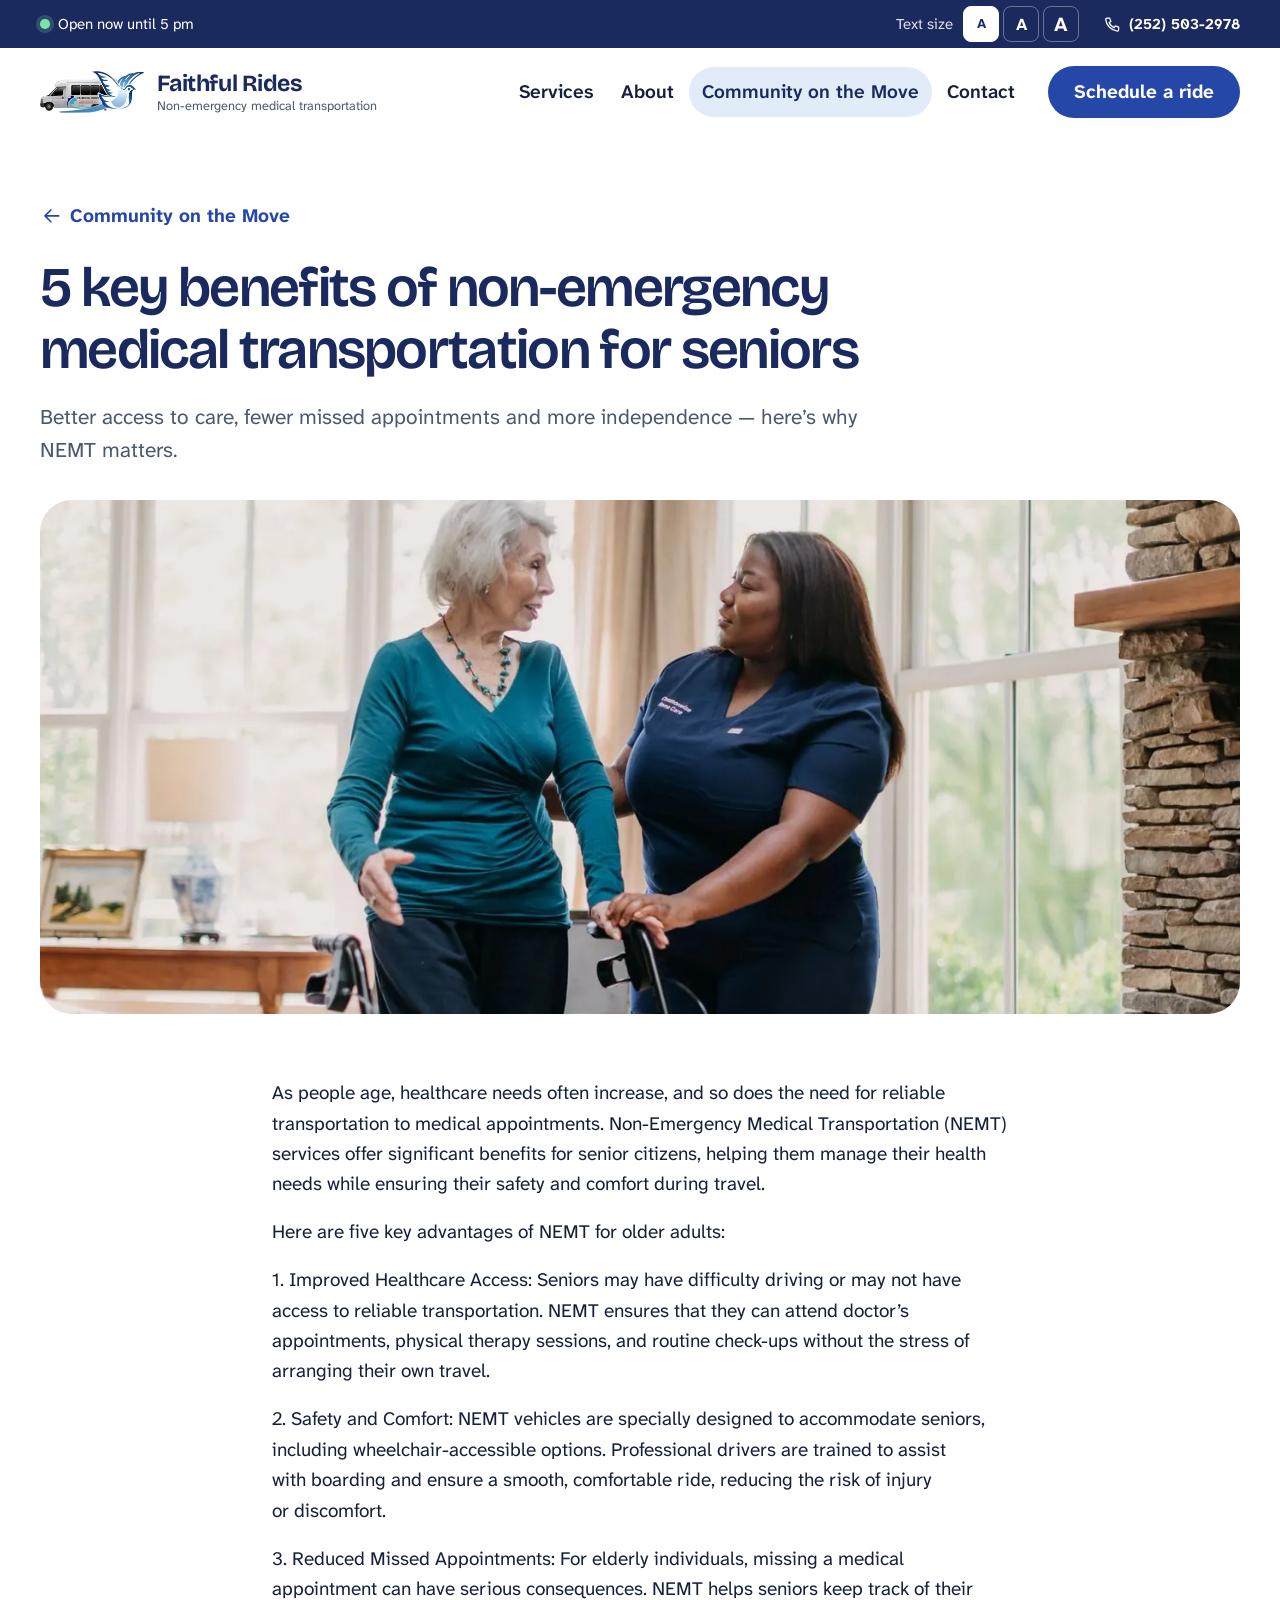
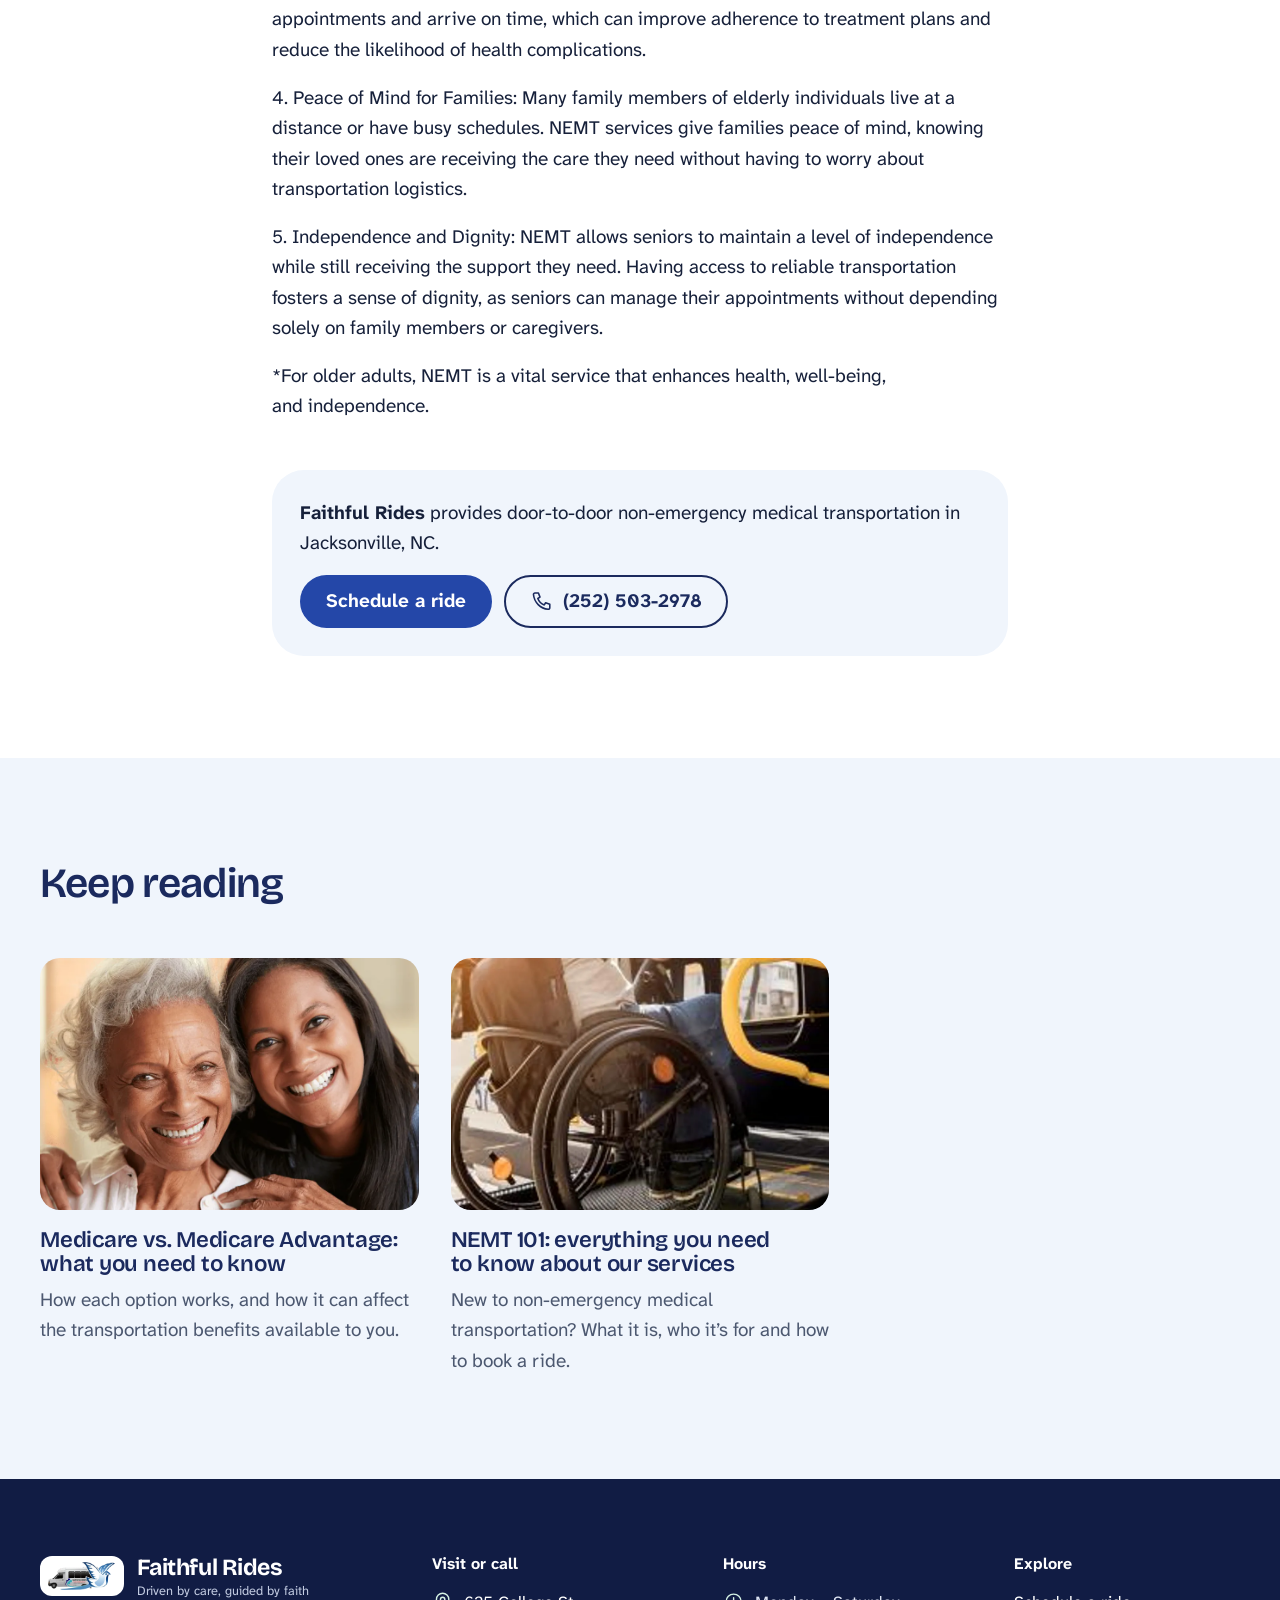
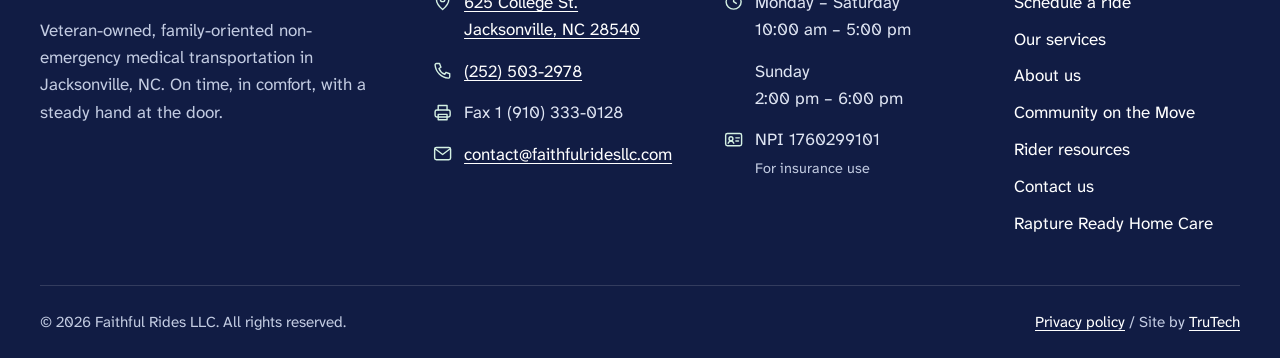
<file: 5-key-benefits-of-non-emergency-medical-transportation-for-senior-citizens/index.html>
<!doctype html>
<!-- Built by Truly Digital Solutions, LLC (TruTech) · https://trutech.us · Build TT-FR-2026-05 -->
<html lang="en">
<head>
<meta charset="utf-8">
<meta name="viewport" content="width=device-width, initial-scale=1">
<meta name="author" content="Truly Digital Solutions, LLC (TruTech)">
<meta name="generator" content="TruTech · trutech.us">
<meta name="trutech-build" content="TT-FR-2026-05">
<title>5 key benefits of non-emergency medical transportation for seniors | Faithful Rides</title>
<meta name="description" content="Better access to care, fewer missed appointments and more independence — here’s why NEMT matters.">
<link rel="canonical" href="https://www.faithfulridesllc.com/5-key-benefits-of-non-emergency-medical-transportation-for-senior-citizens/">
<meta property="og:type" content="website">
<meta property="og:title" content="5 key benefits of non-emergency medical transportation for seniors | Faithful Rides">
<meta property="og:description" content="Better access to care, fewer missed appointments and more independence — here’s why NEMT matters.">
<meta property="og:url" content="https://www.faithfulridesllc.com/5-key-benefits-of-non-emergency-medical-transportation-for-senior-citizens/">
<meta property="og:image" content="https://www.faithfulridesllc.com/assets/img/walker.webp">
<meta name="theme-color" content="#1b2a5e">
<link rel="icon" href="../assets/img/favicon.png">
<link rel="apple-touch-icon" href="../assets/img/apple-touch-icon.png">
<link rel="preconnect" href="https://fonts.googleapis.com">
<link rel="preconnect" href="https://fonts.gstatic.com" crossorigin>
<link rel="stylesheet" href="https://fonts.googleapis.com/css2?family=Atkinson+Hyperlegible+Next:ital,wght@0,400;0,600;0,700;1,400&family=Bricolage+Grotesque:opsz,wght@12..96,500;12..96,600;12..96,700&display=swap">
<link rel="stylesheet" href="../assets/site.css">
<script>try{var s=localStorage.getItem('fr-size');if(s)document.documentElement.dataset.size=s}catch(e){}</script>
<script src="../assets/site.js" defer></script>

</head>
<body>
<a class="skip" href="#main">Skip to main content</a>
<div class="util">
  <div class="wrap util__in">
    <p class="util__status" data-status><span class="dot" aria-hidden="true"></span><span data-status-text>Mon – Sat 10 am – 5 pm, Sun 2 – 6 pm</span></p>
    <div class="util__right">
      <div class="size" role="group" aria-label="Text size">
        <span class="size__label">Text size</span>
        <button type="button" data-size-btn="1" aria-pressed="true" aria-label="Normal text">A</button>
        <button type="button" data-size-btn="2" aria-pressed="false" aria-label="Larger text">A</button>
        <button type="button" data-size-btn="3" aria-pressed="false" aria-label="Largest text">A</button>
      </div>
      <a class="util__phone" href="tel:+12525032978"><svg class="ic" viewBox="0 0 24 24" aria-hidden="true" fill="none" stroke="currentColor" stroke-width="1.6" stroke-linecap="round" stroke-linejoin="round"><path d="M5 4h3.5l1.6 4.2-2.2 1.4a11 11 0 0 0 6.5 6.5l1.4-2.2L20 15.5V19a1.5 1.5 0 0 1-1.6 1.5A16.5 16.5 0 0 1 3.5 5.6 1.5 1.5 0 0 1 5 4Z"/></svg><span>(252) 503-2978</span></a>
    </div>
  </div>
</div>
<header class="hdr" data-hdr>
  <div class="wrap hdr__in">
    <a class="brand" href="../" aria-label="Faithful Rides, home">
      <img src="../assets/img/logo.webp" alt="" width="408" height="166">
      <span class="brand__name">Faithful Rides<small>Non-emergency medical transportation</small></span>
    </a>
    <nav class="nav" aria-label="Main" data-nav>
      <ul><li><a href="../our-services/">Services</a></li><li><a href="../about-us/">About</a></li><li><a href="../community-on-the-move/" aria-current=page>Community on the Move</a></li><li><a href="../contact-us/">Contact</a></li></ul>
      <a class="btn btn--primary nav__cta" href="../schedule-a-ride/">Schedule a ride</a>
      <a class="nav__phone" href="tel:+12525032978"><svg class="ic" viewBox="0 0 24 24" aria-hidden="true" fill="none" stroke="currentColor" stroke-width="1.6" stroke-linecap="round" stroke-linejoin="round"><path d="M5 4h3.5l1.6 4.2-2.2 1.4a11 11 0 0 0 6.5 6.5l1.4-2.2L20 15.5V19a1.5 1.5 0 0 1-1.6 1.5A16.5 16.5 0 0 1 3.5 5.6 1.5 1.5 0 0 1 5 4Z"/></svg>(252) 503-2978</a>
    </nav>
    <button class="menu-btn" type="button" aria-expanded="false" aria-controls="menu" data-menu-btn><span class="menu-btn__bars" aria-hidden="true"></span><span data-menu-label>Menu</span></button>
  </div>
</header>
<main id="main">

<article class="post">
  <header class="post__head wrap">
    <p class="crumb"><a href="../community-on-the-move/"><svg class="ic" viewBox="0 0 24 24" aria-hidden="true" fill="none" stroke="currentColor" stroke-width="1.6" stroke-linecap="round" stroke-linejoin="round"><path d="M19 12H5M11 6l-6 6 6 6"/></svg>Community on the Move</a></p>
    <h1>5 key benefits of non-emergency medical transportation for seniors</h1>
    <p class="lead">Better access to care, fewer missed appointments and more independence — here’s why NEMT matters.</p>
  </header>
  <div class="post__hero wrap"><img src="../assets/img/walker.webp" alt="" width="1200" height="800"></div>
  <div class="post__body wrap-narrow prose">
    <p>As people age, healthcare needs often increase, and so does the need for reliable transportation to medical appointments. Non-Emergency Medical Transportation (NEMT) services offer significant benefits for senior citizens, helping them manage their health needs while ensuring their safety and comfort during travel.</p>
<p>Here are five key advantages of NEMT for older adults:</p>
<p>1. Improved Healthcare Access: Seniors may have difficulty driving or may not have access to reliable transportation. NEMT ensures that they can attend doctor’s appointments, physical therapy sessions, and routine check-ups without the stress of arranging their own travel.</p>
<p>2. Safety and Comfort: NEMT vehicles are specially designed to accommodate seniors, including wheelchair-accessible options. Professional drivers are trained to assist with boarding and ensure a smooth, comfortable ride, reducing the risk of injury or discomfort.</p>
<p>3. Reduced Missed Appointments: For elderly individuals, missing a medical appointment can have serious consequences. NEMT helps seniors keep track of their appointments and arrive on time, which can improve adherence to treatment plans and reduce the likelihood of health complications.</p>
<p>4. Peace of Mind for Families: Many family members of elderly individuals live at a distance or have busy schedules. NEMT services give families peace of mind, knowing their loved ones are receiving the care they need without having to worry about transportation logistics.</p>
<p>5. Independence and Dignity: NEMT allows seniors to maintain a level of independence while still receiving the support they need. Having access to reliable transportation fosters a sense of dignity, as seniors can manage their appointments without depending solely on family members or caregivers.</p>
<p>*For older adults, NEMT is a vital service that enhances health, well-being, and independence.</p>
    <aside class="post__cta">
      <p><strong>Faithful Rides</strong> provides door-to-door non-emergency medical transportation in Jacksonville, NC.</p>
      <p><a class="btn btn--primary" href="../schedule-a-ride/">Schedule a ride</a> <a class="btn btn--outline" href="tel:+12525032978"><svg class="ic" viewBox="0 0 24 24" aria-hidden="true" fill="none" stroke="currentColor" stroke-width="1.6" stroke-linecap="round" stroke-linejoin="round"><path d="M5 4h3.5l1.6 4.2-2.2 1.4a11 11 0 0 0 6.5 6.5l1.4-2.2L20 15.5V19a1.5 1.5 0 0 1-1.6 1.5A16.5 16.5 0 0 1 3.5 5.6 1.5 1.5 0 0 1 5 4Z"/></svg>(252) 503-2978</a></p>
    </aside>
  </div>
</article>
<section class="sec sec--sky">
  <div class="wrap"><div class="sec__head"><h2>Keep reading</h2></div><div class="acards"><article class="acard"><a class="acard__link" href="../newsroom/">
      <div class="acard__img"><img src="../assets/img/medicare.webp" alt="" loading="lazy"></div>
      <h3>Medicare vs. Medicare Advantage: what you need to know</h3><p>How each option works, and how it can affect the transportation benefits available to you.</p></a></article><article class="acard"><a class="acard__link" href="../nemt-101-everything-you-need-to-know-about-our-services/">
      <div class="acard__img"><img src="../assets/img/ramp.webp" alt="" loading="lazy"></div>
      <h3>NEMT 101: everything you need to know about our services</h3><p>New to non-emergency medical transportation? What it is, who it’s for and how to book a ride.</p></a></article></div></div>
</section>
</main>
<footer class="ftr">
  <div class="wrap ftr__grid">
    <div class="ftr__about">
      <a class="brand brand--ftr" href="../"><img src="../assets/img/logo.webp" alt="" width="408" height="166"><span class="brand__name">Faithful Rides<small>Driven by care, guided by faith</small></span></a>
      <p>Veteran-owned, family-oriented non-emergency medical transportation in Jacksonville, NC. On time, in comfort, with a steady hand at the door.</p>
    </div>
    <div>
      <h2 class="ftr__h">Visit or call</h2>
      <ul class="ftr__list">
        <li><svg class="ic" viewBox="0 0 24 24" aria-hidden="true" fill="none" stroke="currentColor" stroke-width="1.6" stroke-linecap="round" stroke-linejoin="round"><path d="M12 21s-7-6.2-7-11.5a7 7 0 0 1 14 0C19 14.8 12 21 12 21Z"/><circle cx="12" cy="9.5" r="2.5"/></svg><a href="https://maps.google.com/maps?q=625+College+St.%2C+Jacksonville%2C+NC+28540" target="_blank" rel="noopener">625 College St.<br>Jacksonville, NC 28540</a></li>
        <li><svg class="ic" viewBox="0 0 24 24" aria-hidden="true" fill="none" stroke="currentColor" stroke-width="1.6" stroke-linecap="round" stroke-linejoin="round"><path d="M5 4h3.5l1.6 4.2-2.2 1.4a11 11 0 0 0 6.5 6.5l1.4-2.2L20 15.5V19a1.5 1.5 0 0 1-1.6 1.5A16.5 16.5 0 0 1 3.5 5.6 1.5 1.5 0 0 1 5 4Z"/></svg><a href="tel:+12525032978">(252) 503-2978</a></li>
        <li><svg class="ic" viewBox="0 0 24 24" aria-hidden="true" fill="none" stroke="currentColor" stroke-width="1.6" stroke-linecap="round" stroke-linejoin="round"><path d="M7 9V4h10v5"/><rect x="3.5" y="9" width="17" height="8" rx="2"/><path d="M7 14h10v6H7z"/></svg><span>Fax 1 (910) 333-0128</span></li>
        <li><svg class="ic" viewBox="0 0 24 24" aria-hidden="true" fill="none" stroke="currentColor" stroke-width="1.6" stroke-linecap="round" stroke-linejoin="round"><rect x="3" y="5" width="18" height="14" rx="2"/><path d="m3.5 6.5 8.5 6.5 8.5-6.5"/></svg><a href="mailto:contact@faithfulridesllc.com">contact@faithfulridesllc.com</a></li>
      </ul>
    </div>
    <div>
      <h2 class="ftr__h">Hours</h2>
      <ul class="ftr__list"><li><svg class="ic" viewBox="0 0 24 24" aria-hidden="true" fill="none" stroke="currentColor" stroke-width="1.6" stroke-linecap="round" stroke-linejoin="round"><circle cx="12" cy="12" r="8.5"/><path d="M12 7.5V12l3 2"/></svg><span>Monday – Saturday<br>10:00 am – 5:00 pm</span></li><li><span class=ic></span><span>Sunday<br>2:00 pm – 6:00 pm</span></li>
        <li><svg class="ic" viewBox="0 0 24 24" aria-hidden="true" fill="none" stroke="currentColor" stroke-width="1.6" stroke-linecap="round" stroke-linejoin="round"><rect x="3" y="5" width="18" height="14" rx="2"/><circle cx="9" cy="11" r="2.2"/><path d="M5.8 16c.6-1.6 1.8-2.4 3.2-2.4s2.6.8 3.2 2.4M14.5 10h4M14.5 13.5h3"/></svg><span>NPI 1760299101<br><small>For insurance use</small></span></li>
      </ul>
    </div>
    <div>
      <h2 class="ftr__h">Explore</h2>
      <ul class="ftr__links">
        <li><a href="../schedule-a-ride/">Schedule a ride</a></li>
        <li><a href="../our-services/">Our services</a></li>
        <li><a href="../about-us/">About us</a></li>
        <li><a href="../community-on-the-move/">Community on the Move</a></li>
        <li><a href="../resources/">Rider resources</a></li>
        <li><a href="../contact-us/">Contact us</a></li>
        <li><a href="https://www.rapturereadyhomecare.com" target="_blank" rel="noopener">Rapture Ready Home Care</a></li>
      </ul>
    </div>
  </div>
  <div class="wrap ftr__legal">
    <p>© <span data-year>2026</span> Faithful Rides LLC. All rights reserved.</p>
    <p><a href="../privacy-policy/">Privacy policy</a> <span aria-hidden="true">/</span> Site by <a href="https://trutech.us" target="_blank" rel="noopener">TruTech</a></p>
  </div>
</footer>
</body>
</html>
</file>
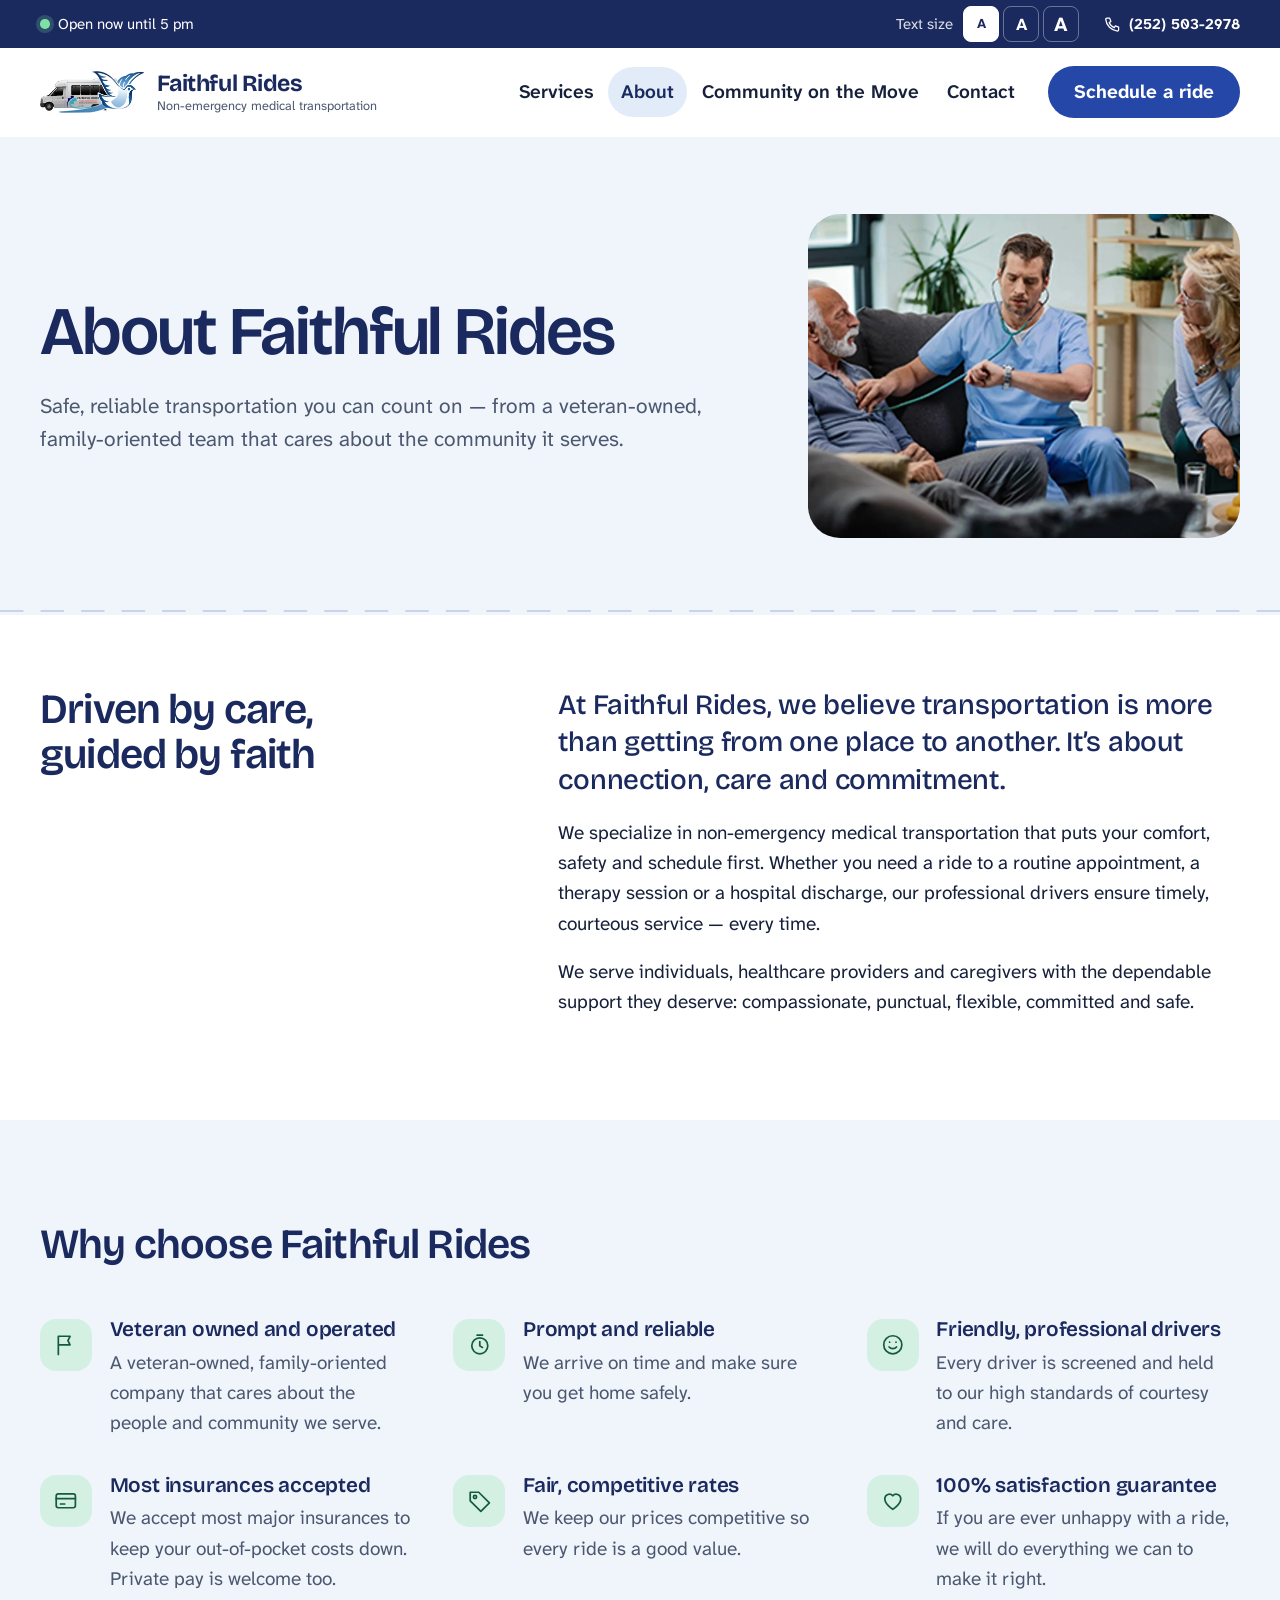
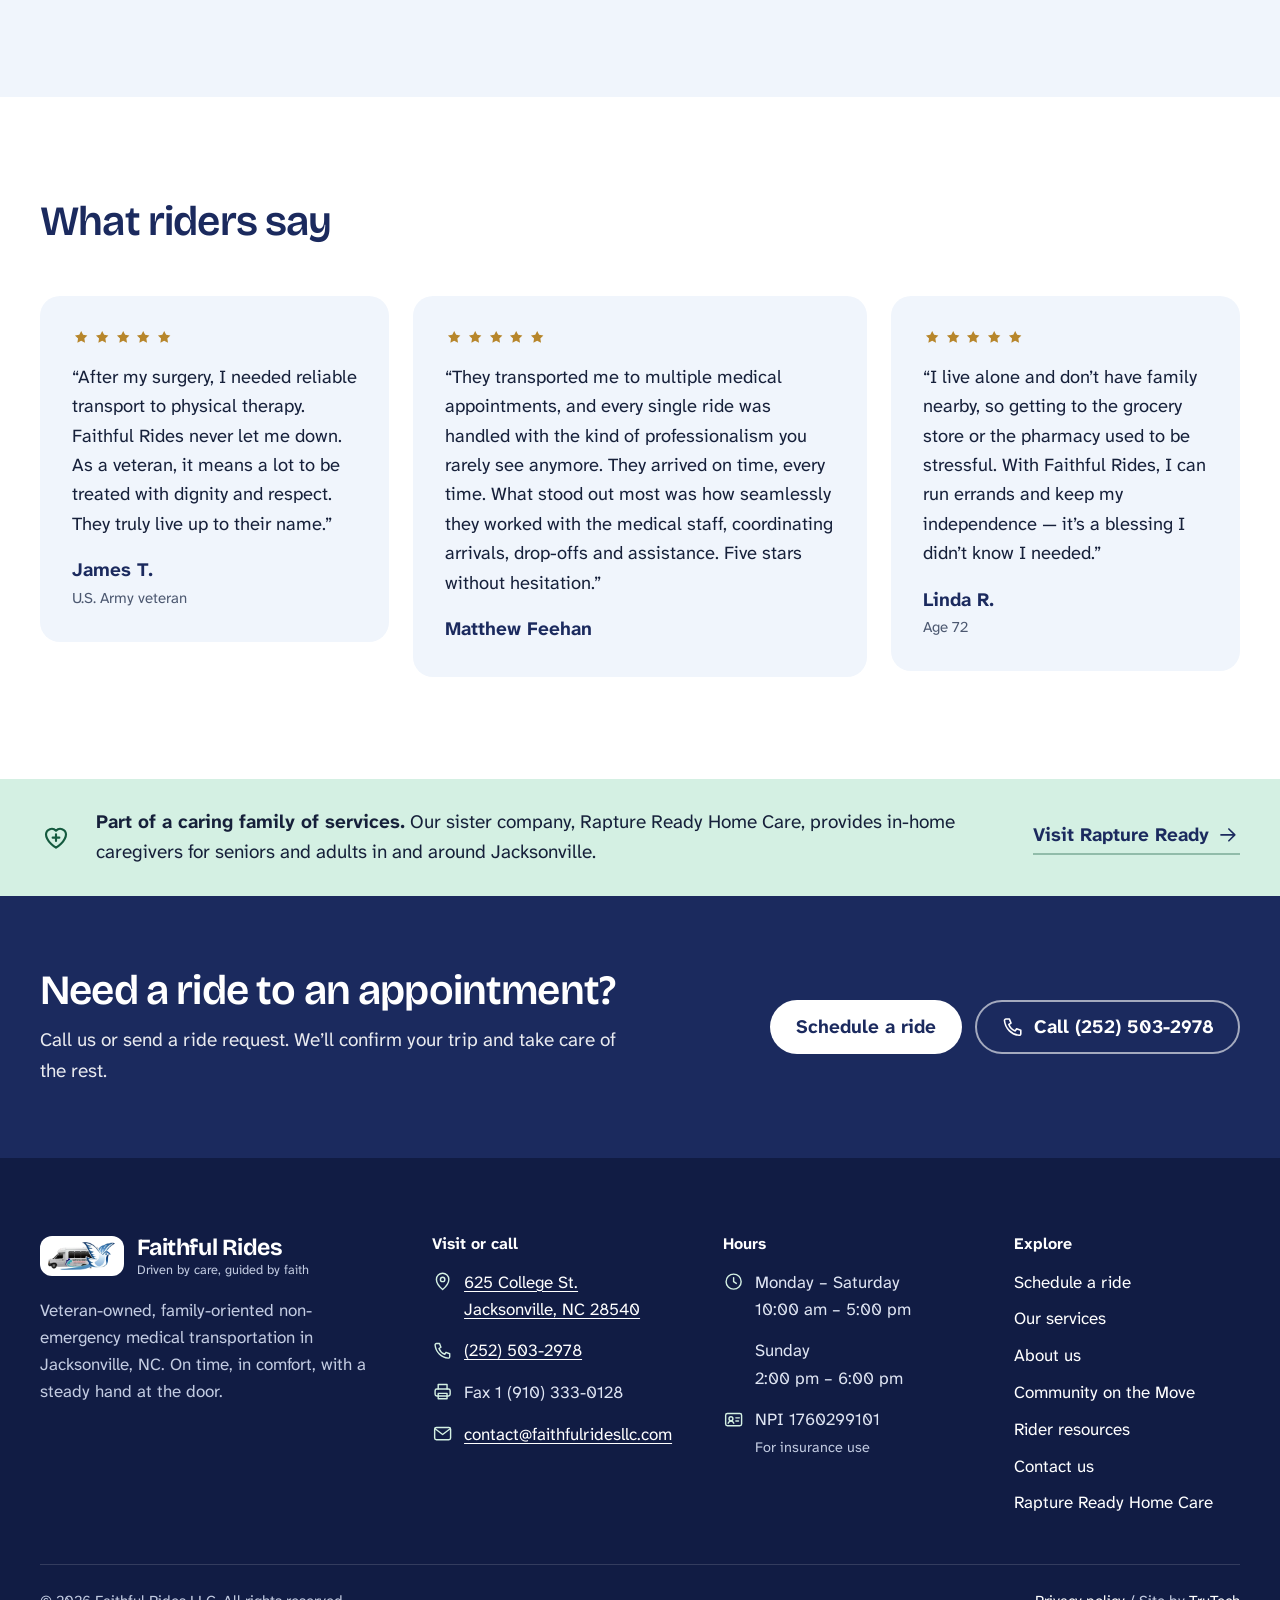
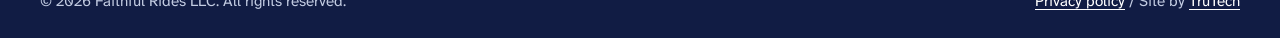
<file: about-us/index.html>
<!doctype html>
<!-- Built by Truly Digital Solutions, LLC (TruTech) · https://trutech.us · Build TT-FR-2026-05 -->
<html lang="en">
<head>
<meta charset="utf-8">
<meta name="viewport" content="width=device-width, initial-scale=1">
<meta name="author" content="Truly Digital Solutions, LLC (TruTech)">
<meta name="generator" content="TruTech · trutech.us">
<meta name="trutech-build" content="TT-FR-2026-05">
<title>About Us | Faithful Rides, Jacksonville NC</title>
<meta name="description" content="Faithful Rides is a veteran-owned, family-oriented non-emergency medical transportation company in Jacksonville, NC.">
<link rel="canonical" href="https://www.faithfulridesllc.com/about-us/">
<meta property="og:type" content="website">
<meta property="og:title" content="About Us | Faithful Rides, Jacksonville NC">
<meta property="og:description" content="Faithful Rides is a veteran-owned, family-oriented non-emergency medical transportation company in Jacksonville, NC.">
<meta property="og:url" content="https://www.faithfulridesllc.com/about-us/">
<meta property="og:image" content="https://www.faithfulridesllc.com/assets/img/visit.webp">
<meta name="theme-color" content="#1b2a5e">
<link rel="icon" href="../assets/img/favicon.png">
<link rel="apple-touch-icon" href="../assets/img/apple-touch-icon.png">
<link rel="preconnect" href="https://fonts.googleapis.com">
<link rel="preconnect" href="https://fonts.gstatic.com" crossorigin>
<link rel="stylesheet" href="https://fonts.googleapis.com/css2?family=Atkinson+Hyperlegible+Next:ital,wght@0,400;0,600;0,700;1,400&family=Bricolage+Grotesque:opsz,wght@12..96,500;12..96,600;12..96,700&display=swap">
<link rel="stylesheet" href="../assets/site.css">
<script>try{var s=localStorage.getItem('fr-size');if(s)document.documentElement.dataset.size=s}catch(e){}</script>
<script src="../assets/site.js" defer></script>

</head>
<body>
<a class="skip" href="#main">Skip to main content</a>
<div class="util">
  <div class="wrap util__in">
    <p class="util__status" data-status><span class="dot" aria-hidden="true"></span><span data-status-text>Mon – Sat 10 am – 5 pm, Sun 2 – 6 pm</span></p>
    <div class="util__right">
      <div class="size" role="group" aria-label="Text size">
        <span class="size__label">Text size</span>
        <button type="button" data-size-btn="1" aria-pressed="true" aria-label="Normal text">A</button>
        <button type="button" data-size-btn="2" aria-pressed="false" aria-label="Larger text">A</button>
        <button type="button" data-size-btn="3" aria-pressed="false" aria-label="Largest text">A</button>
      </div>
      <a class="util__phone" href="tel:+12525032978"><svg class="ic" viewBox="0 0 24 24" aria-hidden="true" fill="none" stroke="currentColor" stroke-width="1.6" stroke-linecap="round" stroke-linejoin="round"><path d="M5 4h3.5l1.6 4.2-2.2 1.4a11 11 0 0 0 6.5 6.5l1.4-2.2L20 15.5V19a1.5 1.5 0 0 1-1.6 1.5A16.5 16.5 0 0 1 3.5 5.6 1.5 1.5 0 0 1 5 4Z"/></svg><span>(252) 503-2978</span></a>
    </div>
  </div>
</div>
<header class="hdr" data-hdr>
  <div class="wrap hdr__in">
    <a class="brand" href="../" aria-label="Faithful Rides, home">
      <img src="../assets/img/logo.webp" alt="" width="408" height="166">
      <span class="brand__name">Faithful Rides<small>Non-emergency medical transportation</small></span>
    </a>
    <nav class="nav" aria-label="Main" data-nav>
      <ul><li><a href="../our-services/">Services</a></li><li><a href="../about-us/" aria-current=page>About</a></li><li><a href="../community-on-the-move/">Community on the Move</a></li><li><a href="../contact-us/">Contact</a></li></ul>
      <a class="btn btn--primary nav__cta" href="../schedule-a-ride/">Schedule a ride</a>
      <a class="nav__phone" href="tel:+12525032978"><svg class="ic" viewBox="0 0 24 24" aria-hidden="true" fill="none" stroke="currentColor" stroke-width="1.6" stroke-linecap="round" stroke-linejoin="round"><path d="M5 4h3.5l1.6 4.2-2.2 1.4a11 11 0 0 0 6.5 6.5l1.4-2.2L20 15.5V19a1.5 1.5 0 0 1-1.6 1.5A16.5 16.5 0 0 1 3.5 5.6 1.5 1.5 0 0 1 5 4Z"/></svg>(252) 503-2978</a>
    </nav>
    <button class="menu-btn" type="button" aria-expanded="false" aria-controls="menu" data-menu-btn><span class="menu-btn__bars" aria-hidden="true"></span><span data-menu-label>Menu</span></button>
  </div>
</header>
<main id="main">
<section class="phead phead--img">
  <div class="wrap phead__in">
    <div class="phead__txt"><h1>About Faithful Rides</h1><p class="lead">Safe, reliable transportation you can count on — from a veteran-owned, family-oriented team that cares about the community it serves.</p></div><div class="phead__img"><img src="../assets/img/visit.webp" alt="" width="1400" height="933"></div>
  </div>
  <svg class="phead__road" viewBox="0 0 1200 40" preserveAspectRatio="none" aria-hidden="true"><path d="M0 20 H1200"/></svg>
</section>
<section class="sec sec--flush">
  <div class="wrap prose-2">
    <h2>Driven by care, guided by faith</h2>
    <div class="prose">
      <p class="big">At Faithful Rides, we believe transportation is more than getting from one place to another. It’s about connection, care and commitment.</p>
      <p>We specialize in non-emergency medical transportation that puts your comfort, safety and schedule first. Whether you need a ride to a routine appointment, a therapy session or a hospital discharge, our professional drivers ensure timely, courteous service — every time.</p>
      <p>We serve individuals, healthcare providers and caregivers with the dependable support they deserve: compassionate, punctual, flexible, committed and safe.</p>
    </div>
  </div>
</section>
<section class="sec sec--sky">
  <div class="wrap"><div class="sec__head"><h2>Why choose Faithful Rides</h2></div><ul class="why"><li><span class="why__ic"><svg class="ic" viewBox="0 0 24 24" aria-hidden="true" fill="none" stroke="currentColor" stroke-width="1.6" stroke-linecap="round" stroke-linejoin="round"><path d="M5 21V4M5 4h11l-2 4 2 4H5"/></svg></span><div><h3>Veteran owned and operated</h3><p>A veteran-owned, family-oriented company that cares about the people and community we serve.</p></div></li><li><span class="why__ic"><svg class="ic" viewBox="0 0 24 24" aria-hidden="true" fill="none" stroke="currentColor" stroke-width="1.6" stroke-linecap="round" stroke-linejoin="round"><circle cx="12" cy="13" r="7.5"/><path d="M12 9v4l2.5 1.5M9.5 3h5"/></svg></span><div><h3>Prompt and reliable</h3><p>We arrive on time and make sure you get home safely.</p></div></li><li><span class="why__ic"><svg class="ic" viewBox="0 0 24 24" aria-hidden="true" fill="none" stroke="currentColor" stroke-width="1.6" stroke-linecap="round" stroke-linejoin="round"><circle cx="12" cy="12" r="8.5"/><path d="M8.5 14a4.5 4.5 0 0 0 7 0M9 9.5h.01M15 9.5h.01"/></svg></span><div><h3>Friendly, professional drivers</h3><p>Every driver is screened and held to our high standards of courtesy and care.</p></div></li><li><span class="why__ic"><svg class="ic" viewBox="0 0 24 24" aria-hidden="true" fill="none" stroke="currentColor" stroke-width="1.6" stroke-linecap="round" stroke-linejoin="round"><rect x="3" y="5.5" width="18" height="13" rx="2"/><path d="M3 10h18M7 15h4"/></svg></span><div><h3>Most insurances accepted</h3><p>We accept most major insurances to keep your out-of-pocket costs down. Private pay is welcome too.</p></div></li><li><span class="why__ic"><svg class="ic" viewBox="0 0 24 24" aria-hidden="true" fill="none" stroke="currentColor" stroke-width="1.6" stroke-linecap="round" stroke-linejoin="round"><path d="M3 12V4h8l10 10-8 8L3 12Z"/><circle cx="7.5" cy="8.5" r="1.5"/></svg></span><div><h3>Fair, competitive rates</h3><p>We keep our prices competitive so every ride is a good value.</p></div></li><li><span class="why__ic"><svg class="ic" viewBox="0 0 24 24" aria-hidden="true" fill="none" stroke="currentColor" stroke-width="1.6" stroke-linecap="round" stroke-linejoin="round"><path d="M12 20s-7.5-4.6-7.5-10.1A4.3 4.3 0 0 1 12 7.3a4.3 4.3 0 0 1 7.5 2.6C19.5 15.4 12 20 12 20Z"/></svg></span><div><h3>100% satisfaction guarantee</h3><p>If you are ever unhappy with a ride, we will do everything we can to make it right.</p></div></li></ul></div>
</section>
<section class="sec">
  <div class="wrap"><div class="sec__head"><h2>What riders say</h2></div><div class="quotes"><figure class="quote">
      <div class="stars" aria-label="5 out of 5 stars"><svg class="st" viewBox="0 0 24 24" aria-hidden="true" fill="none" stroke="currentColor" stroke-width="1.6" stroke-linecap="round" stroke-linejoin="round"><path d="m12 3.8 2.5 5.1 5.6.8-4 4 .9 5.6L12 16.7l-5 2.6.9-5.6-4-4 5.6-.8L12 3.8Z"/></svg><svg class="st" viewBox="0 0 24 24" aria-hidden="true" fill="none" stroke="currentColor" stroke-width="1.6" stroke-linecap="round" stroke-linejoin="round"><path d="m12 3.8 2.5 5.1 5.6.8-4 4 .9 5.6L12 16.7l-5 2.6.9-5.6-4-4 5.6-.8L12 3.8Z"/></svg><svg class="st" viewBox="0 0 24 24" aria-hidden="true" fill="none" stroke="currentColor" stroke-width="1.6" stroke-linecap="round" stroke-linejoin="round"><path d="m12 3.8 2.5 5.1 5.6.8-4 4 .9 5.6L12 16.7l-5 2.6.9-5.6-4-4 5.6-.8L12 3.8Z"/></svg><svg class="st" viewBox="0 0 24 24" aria-hidden="true" fill="none" stroke="currentColor" stroke-width="1.6" stroke-linecap="round" stroke-linejoin="round"><path d="m12 3.8 2.5 5.1 5.6.8-4 4 .9 5.6L12 16.7l-5 2.6.9-5.6-4-4 5.6-.8L12 3.8Z"/></svg><svg class="st" viewBox="0 0 24 24" aria-hidden="true" fill="none" stroke="currentColor" stroke-width="1.6" stroke-linecap="round" stroke-linejoin="round"><path d="m12 3.8 2.5 5.1 5.6.8-4 4 .9 5.6L12 16.7l-5 2.6.9-5.6-4-4 5.6-.8L12 3.8Z"/></svg></div>
      <blockquote><p>“After my surgery, I needed reliable transport to physical therapy. Faithful Rides never let me down. As a veteran, it means a lot to be treated with dignity and respect. They truly live up to their name.”</p></blockquote>
      <figcaption><strong>James T.</strong><span>U.S. Army veteran</span></figcaption>
    </figure><figure class="quote">
      <div class="stars" aria-label="5 out of 5 stars"><svg class="st" viewBox="0 0 24 24" aria-hidden="true" fill="none" stroke="currentColor" stroke-width="1.6" stroke-linecap="round" stroke-linejoin="round"><path d="m12 3.8 2.5 5.1 5.6.8-4 4 .9 5.6L12 16.7l-5 2.6.9-5.6-4-4 5.6-.8L12 3.8Z"/></svg><svg class="st" viewBox="0 0 24 24" aria-hidden="true" fill="none" stroke="currentColor" stroke-width="1.6" stroke-linecap="round" stroke-linejoin="round"><path d="m12 3.8 2.5 5.1 5.6.8-4 4 .9 5.6L12 16.7l-5 2.6.9-5.6-4-4 5.6-.8L12 3.8Z"/></svg><svg class="st" viewBox="0 0 24 24" aria-hidden="true" fill="none" stroke="currentColor" stroke-width="1.6" stroke-linecap="round" stroke-linejoin="round"><path d="m12 3.8 2.5 5.1 5.6.8-4 4 .9 5.6L12 16.7l-5 2.6.9-5.6-4-4 5.6-.8L12 3.8Z"/></svg><svg class="st" viewBox="0 0 24 24" aria-hidden="true" fill="none" stroke="currentColor" stroke-width="1.6" stroke-linecap="round" stroke-linejoin="round"><path d="m12 3.8 2.5 5.1 5.6.8-4 4 .9 5.6L12 16.7l-5 2.6.9-5.6-4-4 5.6-.8L12 3.8Z"/></svg><svg class="st" viewBox="0 0 24 24" aria-hidden="true" fill="none" stroke="currentColor" stroke-width="1.6" stroke-linecap="round" stroke-linejoin="round"><path d="m12 3.8 2.5 5.1 5.6.8-4 4 .9 5.6L12 16.7l-5 2.6.9-5.6-4-4 5.6-.8L12 3.8Z"/></svg></div>
      <blockquote><p>“They transported me to multiple medical appointments, and every single ride was handled with the kind of professionalism you rarely see anymore. They arrived on time, every time. What stood out most was how seamlessly they worked with the medical staff, coordinating arrivals, drop-offs and assistance. Five stars without hesitation.”</p></blockquote>
      <figcaption><strong>Matthew Feehan</strong></figcaption>
    </figure><figure class="quote">
      <div class="stars" aria-label="5 out of 5 stars"><svg class="st" viewBox="0 0 24 24" aria-hidden="true" fill="none" stroke="currentColor" stroke-width="1.6" stroke-linecap="round" stroke-linejoin="round"><path d="m12 3.8 2.5 5.1 5.6.8-4 4 .9 5.6L12 16.7l-5 2.6.9-5.6-4-4 5.6-.8L12 3.8Z"/></svg><svg class="st" viewBox="0 0 24 24" aria-hidden="true" fill="none" stroke="currentColor" stroke-width="1.6" stroke-linecap="round" stroke-linejoin="round"><path d="m12 3.8 2.5 5.1 5.6.8-4 4 .9 5.6L12 16.7l-5 2.6.9-5.6-4-4 5.6-.8L12 3.8Z"/></svg><svg class="st" viewBox="0 0 24 24" aria-hidden="true" fill="none" stroke="currentColor" stroke-width="1.6" stroke-linecap="round" stroke-linejoin="round"><path d="m12 3.8 2.5 5.1 5.6.8-4 4 .9 5.6L12 16.7l-5 2.6.9-5.6-4-4 5.6-.8L12 3.8Z"/></svg><svg class="st" viewBox="0 0 24 24" aria-hidden="true" fill="none" stroke="currentColor" stroke-width="1.6" stroke-linecap="round" stroke-linejoin="round"><path d="m12 3.8 2.5 5.1 5.6.8-4 4 .9 5.6L12 16.7l-5 2.6.9-5.6-4-4 5.6-.8L12 3.8Z"/></svg><svg class="st" viewBox="0 0 24 24" aria-hidden="true" fill="none" stroke="currentColor" stroke-width="1.6" stroke-linecap="round" stroke-linejoin="round"><path d="m12 3.8 2.5 5.1 5.6.8-4 4 .9 5.6L12 16.7l-5 2.6.9-5.6-4-4 5.6-.8L12 3.8Z"/></svg></div>
      <blockquote><p>“I live alone and don’t have family nearby, so getting to the grocery store or the pharmacy used to be stressful. With Faithful Rides, I can run errands and keep my independence — it’s a blessing I didn’t know I needed.”</p></blockquote>
      <figcaption><strong>Linda R.</strong><span>Age 72</span></figcaption>
    </figure></div></div>
</section>
<section class="sister">
  <div class="wrap sister__in">
    <svg class="ic" viewBox="0 0 24 24" aria-hidden="true" fill="none" stroke="currentColor" stroke-width="1.6" stroke-linecap="round" stroke-linejoin="round"><path d="M12 20s-7.5-4.6-7.5-10.1A4.3 4.3 0 0 1 12 7.3a4.3 4.3 0 0 1 7.5 2.6C19.5 15.4 12 20 12 20Z"/><path d="M12 10v5M9.5 12.5h5"/></svg>
    <p><strong>Part of a caring family of services.</strong> Our sister company, Rapture Ready Home Care, provides in-home caregivers for seniors and adults in and around Jacksonville.</p>
    <a class="textlink" href="https://www.rapturereadyhomecare.com" target="_blank" rel="noopener">Visit Rapture Ready<svg class="ic" viewBox="0 0 24 24" aria-hidden="true" fill="none" stroke="currentColor" stroke-width="1.6" stroke-linecap="round" stroke-linejoin="round"><path d="M5 12h14M13 6l6 6-6 6"/></svg></a>
  </div>
</section>
<section class="band">
  <div class="wrap band__in">
    <div><h2>Need a ride to an appointment?</h2><p>Call us or send a ride request. We’ll confirm your trip and take care of the rest.</p></div>
    <div class="band__actions">
      <a class="btn btn--light" href="../schedule-a-ride/">Schedule a ride</a>
      <a class="btn btn--ghost-light" href="tel:+12525032978"><svg class="ic" viewBox="0 0 24 24" aria-hidden="true" fill="none" stroke="currentColor" stroke-width="1.6" stroke-linecap="round" stroke-linejoin="round"><path d="M5 4h3.5l1.6 4.2-2.2 1.4a11 11 0 0 0 6.5 6.5l1.4-2.2L20 15.5V19a1.5 1.5 0 0 1-1.6 1.5A16.5 16.5 0 0 1 3.5 5.6 1.5 1.5 0 0 1 5 4Z"/></svg>Call (252) 503-2978</a>
    </div>
  </div>
</section>
</main>
<footer class="ftr">
  <div class="wrap ftr__grid">
    <div class="ftr__about">
      <a class="brand brand--ftr" href="../"><img src="../assets/img/logo.webp" alt="" width="408" height="166"><span class="brand__name">Faithful Rides<small>Driven by care, guided by faith</small></span></a>
      <p>Veteran-owned, family-oriented non-emergency medical transportation in Jacksonville, NC. On time, in comfort, with a steady hand at the door.</p>
    </div>
    <div>
      <h2 class="ftr__h">Visit or call</h2>
      <ul class="ftr__list">
        <li><svg class="ic" viewBox="0 0 24 24" aria-hidden="true" fill="none" stroke="currentColor" stroke-width="1.6" stroke-linecap="round" stroke-linejoin="round"><path d="M12 21s-7-6.2-7-11.5a7 7 0 0 1 14 0C19 14.8 12 21 12 21Z"/><circle cx="12" cy="9.5" r="2.5"/></svg><a href="https://maps.google.com/maps?q=625+College+St.%2C+Jacksonville%2C+NC+28540" target="_blank" rel="noopener">625 College St.<br>Jacksonville, NC 28540</a></li>
        <li><svg class="ic" viewBox="0 0 24 24" aria-hidden="true" fill="none" stroke="currentColor" stroke-width="1.6" stroke-linecap="round" stroke-linejoin="round"><path d="M5 4h3.5l1.6 4.2-2.2 1.4a11 11 0 0 0 6.5 6.5l1.4-2.2L20 15.5V19a1.5 1.5 0 0 1-1.6 1.5A16.5 16.5 0 0 1 3.5 5.6 1.5 1.5 0 0 1 5 4Z"/></svg><a href="tel:+12525032978">(252) 503-2978</a></li>
        <li><svg class="ic" viewBox="0 0 24 24" aria-hidden="true" fill="none" stroke="currentColor" stroke-width="1.6" stroke-linecap="round" stroke-linejoin="round"><path d="M7 9V4h10v5"/><rect x="3.5" y="9" width="17" height="8" rx="2"/><path d="M7 14h10v6H7z"/></svg><span>Fax 1 (910) 333-0128</span></li>
        <li><svg class="ic" viewBox="0 0 24 24" aria-hidden="true" fill="none" stroke="currentColor" stroke-width="1.6" stroke-linecap="round" stroke-linejoin="round"><rect x="3" y="5" width="18" height="14" rx="2"/><path d="m3.5 6.5 8.5 6.5 8.5-6.5"/></svg><a href="mailto:contact@faithfulridesllc.com">contact@faithfulridesllc.com</a></li>
      </ul>
    </div>
    <div>
      <h2 class="ftr__h">Hours</h2>
      <ul class="ftr__list"><li><svg class="ic" viewBox="0 0 24 24" aria-hidden="true" fill="none" stroke="currentColor" stroke-width="1.6" stroke-linecap="round" stroke-linejoin="round"><circle cx="12" cy="12" r="8.5"/><path d="M12 7.5V12l3 2"/></svg><span>Monday – Saturday<br>10:00 am – 5:00 pm</span></li><li><span class=ic></span><span>Sunday<br>2:00 pm – 6:00 pm</span></li>
        <li><svg class="ic" viewBox="0 0 24 24" aria-hidden="true" fill="none" stroke="currentColor" stroke-width="1.6" stroke-linecap="round" stroke-linejoin="round"><rect x="3" y="5" width="18" height="14" rx="2"/><circle cx="9" cy="11" r="2.2"/><path d="M5.8 16c.6-1.6 1.8-2.4 3.2-2.4s2.6.8 3.2 2.4M14.5 10h4M14.5 13.5h3"/></svg><span>NPI 1760299101<br><small>For insurance use</small></span></li>
      </ul>
    </div>
    <div>
      <h2 class="ftr__h">Explore</h2>
      <ul class="ftr__links">
        <li><a href="../schedule-a-ride/">Schedule a ride</a></li>
        <li><a href="../our-services/">Our services</a></li>
        <li><a href="../about-us/">About us</a></li>
        <li><a href="../community-on-the-move/">Community on the Move</a></li>
        <li><a href="../resources/">Rider resources</a></li>
        <li><a href="../contact-us/">Contact us</a></li>
        <li><a href="https://www.rapturereadyhomecare.com" target="_blank" rel="noopener">Rapture Ready Home Care</a></li>
      </ul>
    </div>
  </div>
  <div class="wrap ftr__legal">
    <p>© <span data-year>2026</span> Faithful Rides LLC. All rights reserved.</p>
    <p><a href="../privacy-policy/">Privacy policy</a> <span aria-hidden="true">/</span> Site by <a href="https://trutech.us" target="_blank" rel="noopener">TruTech</a></p>
  </div>
</footer>
</body>
</html>
</file>
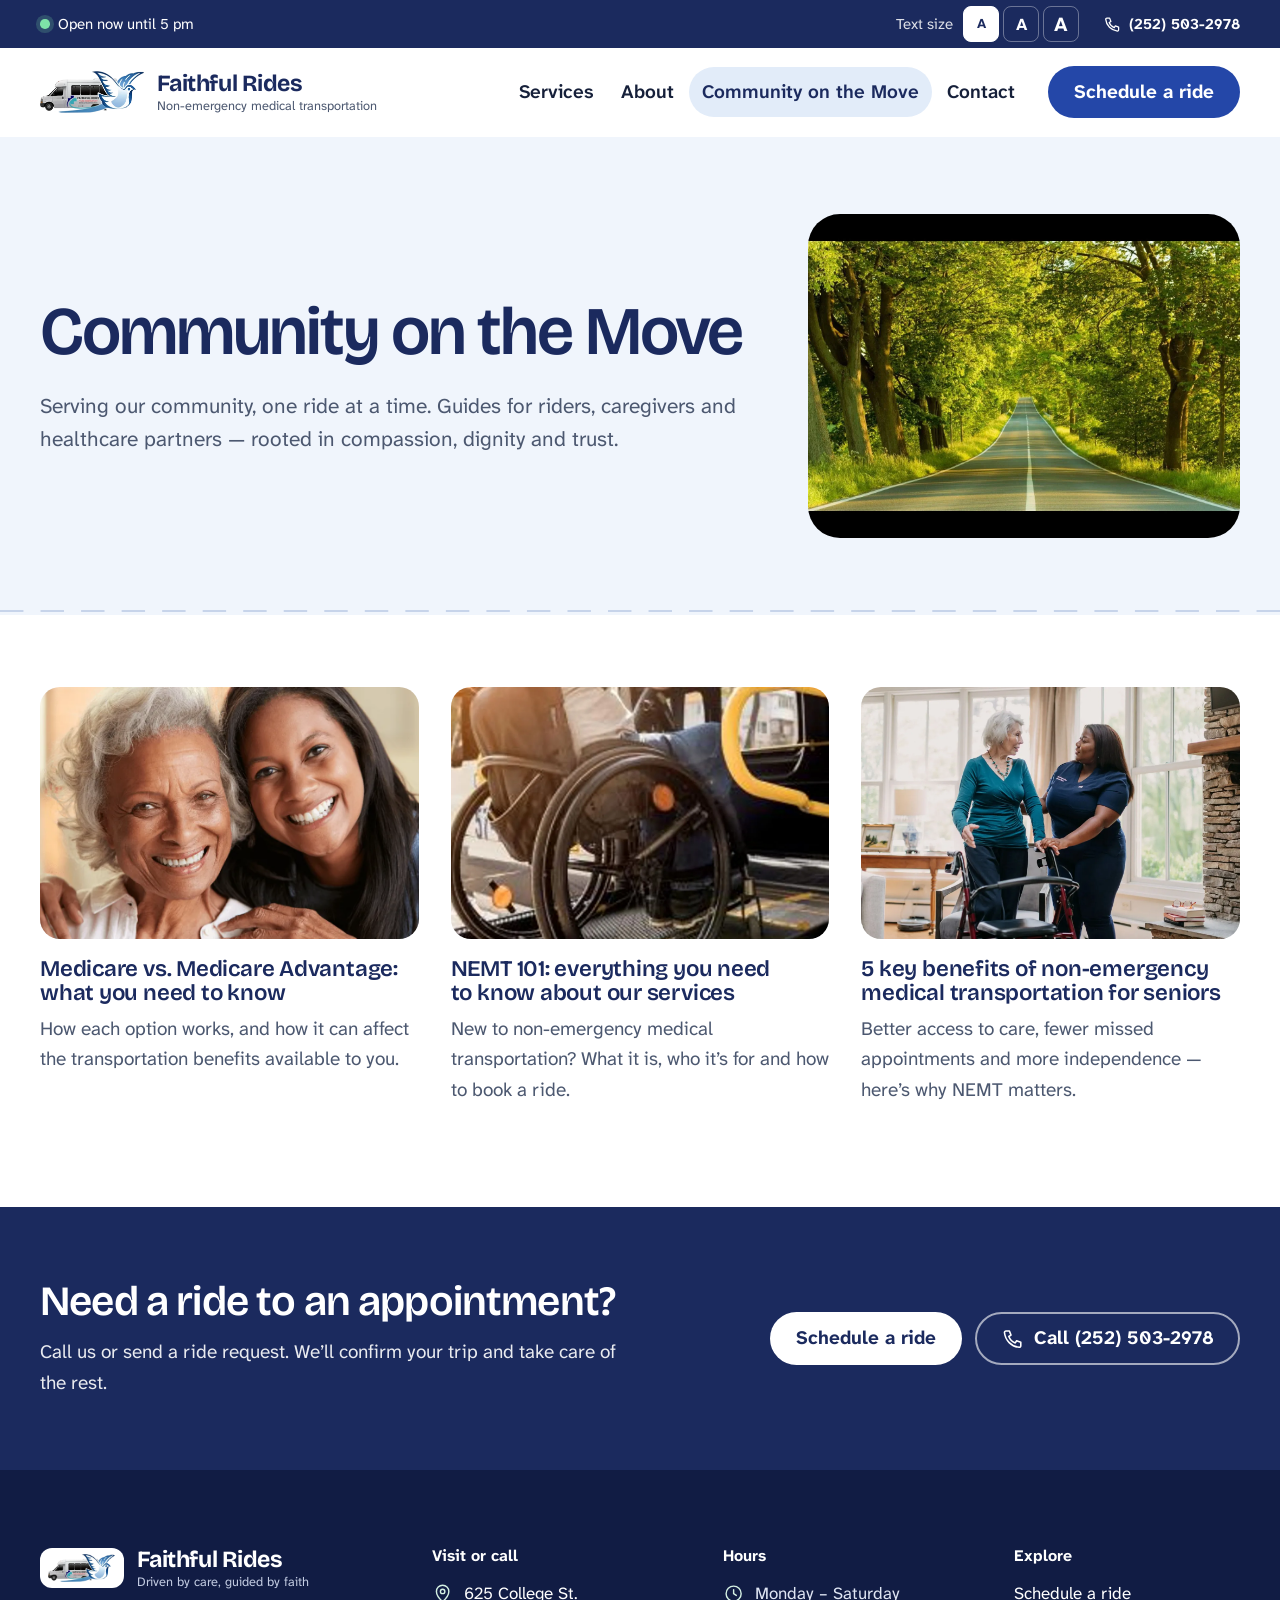
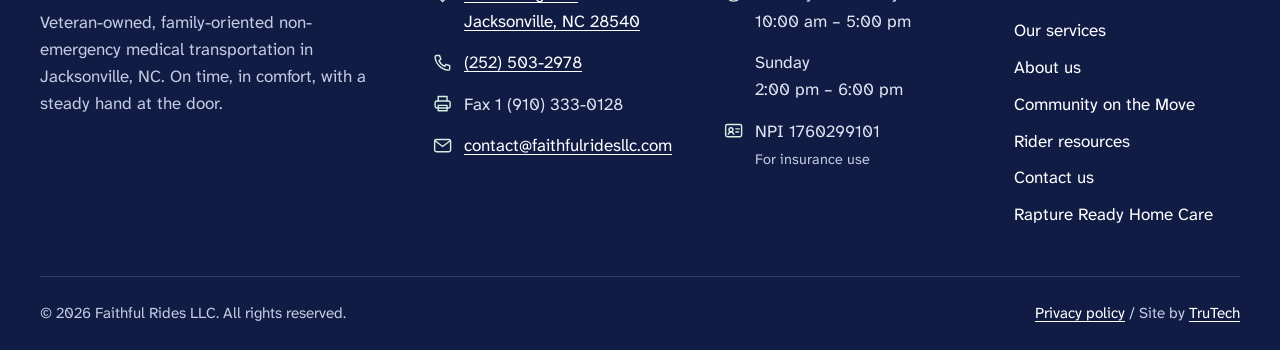
<file: community-on-the-move/index.html>
<!doctype html>
<!-- Built by Truly Digital Solutions, LLC (TruTech) · https://trutech.us · Build TT-FR-2026-05 -->
<html lang="en">
<head>
<meta charset="utf-8">
<meta name="viewport" content="width=device-width, initial-scale=1">
<meta name="author" content="Truly Digital Solutions, LLC (TruTech)">
<meta name="generator" content="TruTech · trutech.us">
<meta name="trutech-build" content="TT-FR-2026-05">
<title>Community on the Move | Faithful Rides Blog</title>
<meta name="description" content="Helpful guides about non-emergency medical transportation, Medicare and getting to care in Jacksonville, NC.">
<link rel="canonical" href="https://www.faithfulridesllc.com/community-on-the-move/">
<meta property="og:type" content="website">
<meta property="og:title" content="Community on the Move | Faithful Rides Blog">
<meta property="og:description" content="Helpful guides about non-emergency medical transportation, Medicare and getting to care in Jacksonville, NC.">
<meta property="og:url" content="https://www.faithfulridesllc.com/community-on-the-move/">
<meta property="og:image" content="https://www.faithfulridesllc.com/assets/img/road.webp">
<meta name="theme-color" content="#1b2a5e">
<link rel="icon" href="../assets/img/favicon.png">
<link rel="apple-touch-icon" href="../assets/img/apple-touch-icon.png">
<link rel="preconnect" href="https://fonts.googleapis.com">
<link rel="preconnect" href="https://fonts.gstatic.com" crossorigin>
<link rel="stylesheet" href="https://fonts.googleapis.com/css2?family=Atkinson+Hyperlegible+Next:ital,wght@0,400;0,600;0,700;1,400&family=Bricolage+Grotesque:opsz,wght@12..96,500;12..96,600;12..96,700&display=swap">
<link rel="stylesheet" href="../assets/site.css">
<script>try{var s=localStorage.getItem('fr-size');if(s)document.documentElement.dataset.size=s}catch(e){}</script>
<script src="../assets/site.js" defer></script>

</head>
<body>
<a class="skip" href="#main">Skip to main content</a>
<div class="util">
  <div class="wrap util__in">
    <p class="util__status" data-status><span class="dot" aria-hidden="true"></span><span data-status-text>Mon – Sat 10 am – 5 pm, Sun 2 – 6 pm</span></p>
    <div class="util__right">
      <div class="size" role="group" aria-label="Text size">
        <span class="size__label">Text size</span>
        <button type="button" data-size-btn="1" aria-pressed="true" aria-label="Normal text">A</button>
        <button type="button" data-size-btn="2" aria-pressed="false" aria-label="Larger text">A</button>
        <button type="button" data-size-btn="3" aria-pressed="false" aria-label="Largest text">A</button>
      </div>
      <a class="util__phone" href="tel:+12525032978"><svg class="ic" viewBox="0 0 24 24" aria-hidden="true" fill="none" stroke="currentColor" stroke-width="1.6" stroke-linecap="round" stroke-linejoin="round"><path d="M5 4h3.5l1.6 4.2-2.2 1.4a11 11 0 0 0 6.5 6.5l1.4-2.2L20 15.5V19a1.5 1.5 0 0 1-1.6 1.5A16.5 16.5 0 0 1 3.5 5.6 1.5 1.5 0 0 1 5 4Z"/></svg><span>(252) 503-2978</span></a>
    </div>
  </div>
</div>
<header class="hdr" data-hdr>
  <div class="wrap hdr__in">
    <a class="brand" href="../" aria-label="Faithful Rides, home">
      <img src="../assets/img/logo.webp" alt="" width="408" height="166">
      <span class="brand__name">Faithful Rides<small>Non-emergency medical transportation</small></span>
    </a>
    <nav class="nav" aria-label="Main" data-nav>
      <ul><li><a href="../our-services/">Services</a></li><li><a href="../about-us/">About</a></li><li><a href="../community-on-the-move/" aria-current=page>Community on the Move</a></li><li><a href="../contact-us/">Contact</a></li></ul>
      <a class="btn btn--primary nav__cta" href="../schedule-a-ride/">Schedule a ride</a>
      <a class="nav__phone" href="tel:+12525032978"><svg class="ic" viewBox="0 0 24 24" aria-hidden="true" fill="none" stroke="currentColor" stroke-width="1.6" stroke-linecap="round" stroke-linejoin="round"><path d="M5 4h3.5l1.6 4.2-2.2 1.4a11 11 0 0 0 6.5 6.5l1.4-2.2L20 15.5V19a1.5 1.5 0 0 1-1.6 1.5A16.5 16.5 0 0 1 3.5 5.6 1.5 1.5 0 0 1 5 4Z"/></svg>(252) 503-2978</a>
    </nav>
    <button class="menu-btn" type="button" aria-expanded="false" aria-controls="menu" data-menu-btn><span class="menu-btn__bars" aria-hidden="true"></span><span data-menu-label>Menu</span></button>
  </div>
</header>
<main id="main">
<section class="phead phead--img">
  <div class="wrap phead__in">
    <div class="phead__txt"><h1>Community on the Move</h1><p class="lead">Serving our community, one ride at a time. Guides for riders, caregivers and healthcare partners — rooted in compassion, dignity and trust.</p></div><div class="phead__img"><img src="../assets/img/road.webp" alt="" width="1400" height="933"></div>
  </div>
  <svg class="phead__road" viewBox="0 0 1200 40" preserveAspectRatio="none" aria-hidden="true"><path d="M0 20 H1200"/></svg>
</section>
<section class="sec sec--flush">
  <div class="wrap"><div class="acards"><article class="acard"><a class="acard__link" href="../newsroom/">
      <div class="acard__img"><img src="../assets/img/medicare.webp" alt="" loading="lazy"></div>
      <h3>Medicare vs. Medicare Advantage: what you need to know</h3><p>How each option works, and how it can affect the transportation benefits available to you.</p></a></article><article class="acard"><a class="acard__link" href="../nemt-101-everything-you-need-to-know-about-our-services/">
      <div class="acard__img"><img src="../assets/img/ramp.webp" alt="" loading="lazy"></div>
      <h3>NEMT 101: everything you need to know about our services</h3><p>New to non-emergency medical transportation? What it is, who it’s for and how to book a ride.</p></a></article><article class="acard"><a class="acard__link" href="../5-key-benefits-of-non-emergency-medical-transportation-for-senior-citizens/">
      <div class="acard__img"><img src="../assets/img/walker.webp" alt="" loading="lazy"></div>
      <h3>5 key benefits of non-emergency medical transportation for seniors</h3><p>Better access to care, fewer missed appointments and more independence — here’s why NEMT matters.</p></a></article></div></div>
</section>
<section class="band">
  <div class="wrap band__in">
    <div><h2>Need a ride to an appointment?</h2><p>Call us or send a ride request. We’ll confirm your trip and take care of the rest.</p></div>
    <div class="band__actions">
      <a class="btn btn--light" href="../schedule-a-ride/">Schedule a ride</a>
      <a class="btn btn--ghost-light" href="tel:+12525032978"><svg class="ic" viewBox="0 0 24 24" aria-hidden="true" fill="none" stroke="currentColor" stroke-width="1.6" stroke-linecap="round" stroke-linejoin="round"><path d="M5 4h3.5l1.6 4.2-2.2 1.4a11 11 0 0 0 6.5 6.5l1.4-2.2L20 15.5V19a1.5 1.5 0 0 1-1.6 1.5A16.5 16.5 0 0 1 3.5 5.6 1.5 1.5 0 0 1 5 4Z"/></svg>Call (252) 503-2978</a>
    </div>
  </div>
</section>
</main>
<footer class="ftr">
  <div class="wrap ftr__grid">
    <div class="ftr__about">
      <a class="brand brand--ftr" href="../"><img src="../assets/img/logo.webp" alt="" width="408" height="166"><span class="brand__name">Faithful Rides<small>Driven by care, guided by faith</small></span></a>
      <p>Veteran-owned, family-oriented non-emergency medical transportation in Jacksonville, NC. On time, in comfort, with a steady hand at the door.</p>
    </div>
    <div>
      <h2 class="ftr__h">Visit or call</h2>
      <ul class="ftr__list">
        <li><svg class="ic" viewBox="0 0 24 24" aria-hidden="true" fill="none" stroke="currentColor" stroke-width="1.6" stroke-linecap="round" stroke-linejoin="round"><path d="M12 21s-7-6.2-7-11.5a7 7 0 0 1 14 0C19 14.8 12 21 12 21Z"/><circle cx="12" cy="9.5" r="2.5"/></svg><a href="https://maps.google.com/maps?q=625+College+St.%2C+Jacksonville%2C+NC+28540" target="_blank" rel="noopener">625 College St.<br>Jacksonville, NC 28540</a></li>
        <li><svg class="ic" viewBox="0 0 24 24" aria-hidden="true" fill="none" stroke="currentColor" stroke-width="1.6" stroke-linecap="round" stroke-linejoin="round"><path d="M5 4h3.5l1.6 4.2-2.2 1.4a11 11 0 0 0 6.5 6.5l1.4-2.2L20 15.5V19a1.5 1.5 0 0 1-1.6 1.5A16.5 16.5 0 0 1 3.5 5.6 1.5 1.5 0 0 1 5 4Z"/></svg><a href="tel:+12525032978">(252) 503-2978</a></li>
        <li><svg class="ic" viewBox="0 0 24 24" aria-hidden="true" fill="none" stroke="currentColor" stroke-width="1.6" stroke-linecap="round" stroke-linejoin="round"><path d="M7 9V4h10v5"/><rect x="3.5" y="9" width="17" height="8" rx="2"/><path d="M7 14h10v6H7z"/></svg><span>Fax 1 (910) 333-0128</span></li>
        <li><svg class="ic" viewBox="0 0 24 24" aria-hidden="true" fill="none" stroke="currentColor" stroke-width="1.6" stroke-linecap="round" stroke-linejoin="round"><rect x="3" y="5" width="18" height="14" rx="2"/><path d="m3.5 6.5 8.5 6.5 8.5-6.5"/></svg><a href="mailto:contact@faithfulridesllc.com">contact@faithfulridesllc.com</a></li>
      </ul>
    </div>
    <div>
      <h2 class="ftr__h">Hours</h2>
      <ul class="ftr__list"><li><svg class="ic" viewBox="0 0 24 24" aria-hidden="true" fill="none" stroke="currentColor" stroke-width="1.6" stroke-linecap="round" stroke-linejoin="round"><circle cx="12" cy="12" r="8.5"/><path d="M12 7.5V12l3 2"/></svg><span>Monday – Saturday<br>10:00 am – 5:00 pm</span></li><li><span class=ic></span><span>Sunday<br>2:00 pm – 6:00 pm</span></li>
        <li><svg class="ic" viewBox="0 0 24 24" aria-hidden="true" fill="none" stroke="currentColor" stroke-width="1.6" stroke-linecap="round" stroke-linejoin="round"><rect x="3" y="5" width="18" height="14" rx="2"/><circle cx="9" cy="11" r="2.2"/><path d="M5.8 16c.6-1.6 1.8-2.4 3.2-2.4s2.6.8 3.2 2.4M14.5 10h4M14.5 13.5h3"/></svg><span>NPI 1760299101<br><small>For insurance use</small></span></li>
      </ul>
    </div>
    <div>
      <h2 class="ftr__h">Explore</h2>
      <ul class="ftr__links">
        <li><a href="../schedule-a-ride/">Schedule a ride</a></li>
        <li><a href="../our-services/">Our services</a></li>
        <li><a href="../about-us/">About us</a></li>
        <li><a href="../community-on-the-move/">Community on the Move</a></li>
        <li><a href="../resources/">Rider resources</a></li>
        <li><a href="../contact-us/">Contact us</a></li>
        <li><a href="https://www.rapturereadyhomecare.com" target="_blank" rel="noopener">Rapture Ready Home Care</a></li>
      </ul>
    </div>
  </div>
  <div class="wrap ftr__legal">
    <p>© <span data-year>2026</span> Faithful Rides LLC. All rights reserved.</p>
    <p><a href="../privacy-policy/">Privacy policy</a> <span aria-hidden="true">/</span> Site by <a href="https://trutech.us" target="_blank" rel="noopener">TruTech</a></p>
  </div>
</footer>
</body>
</html>
</file>
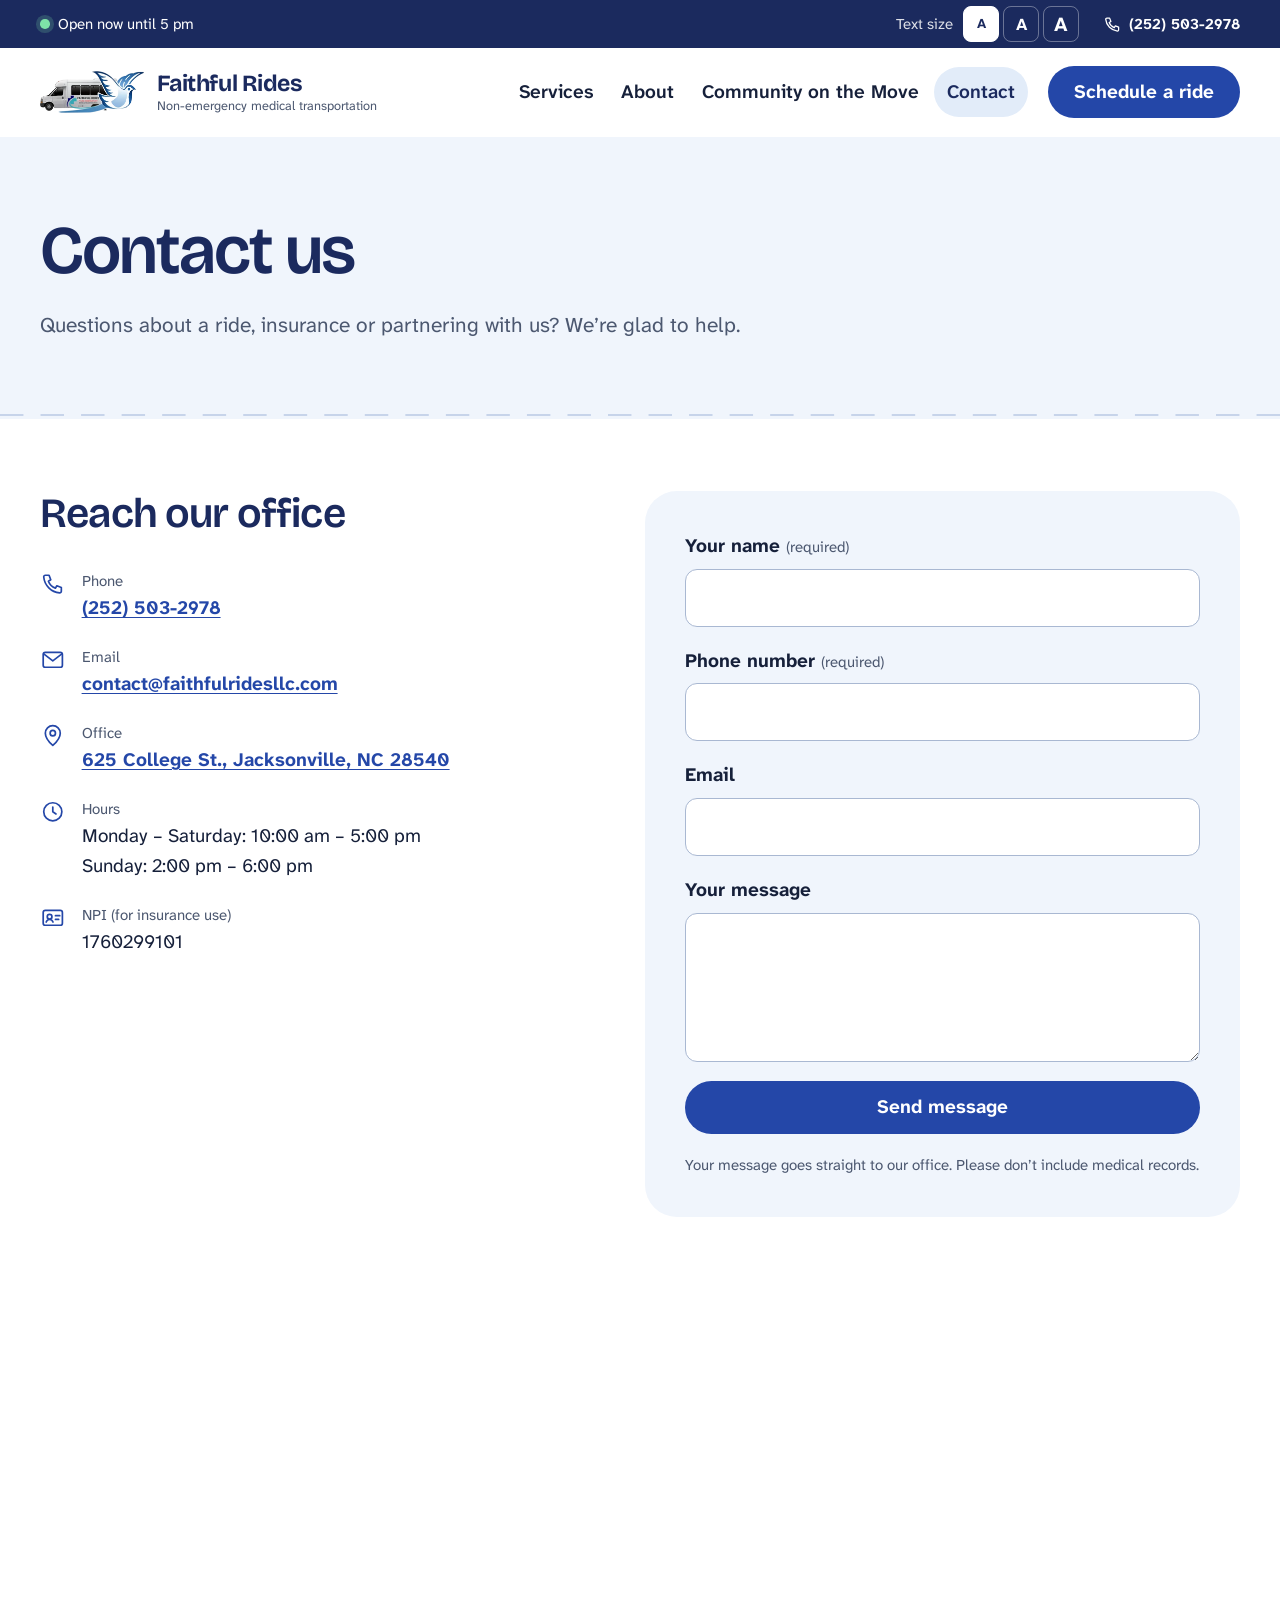
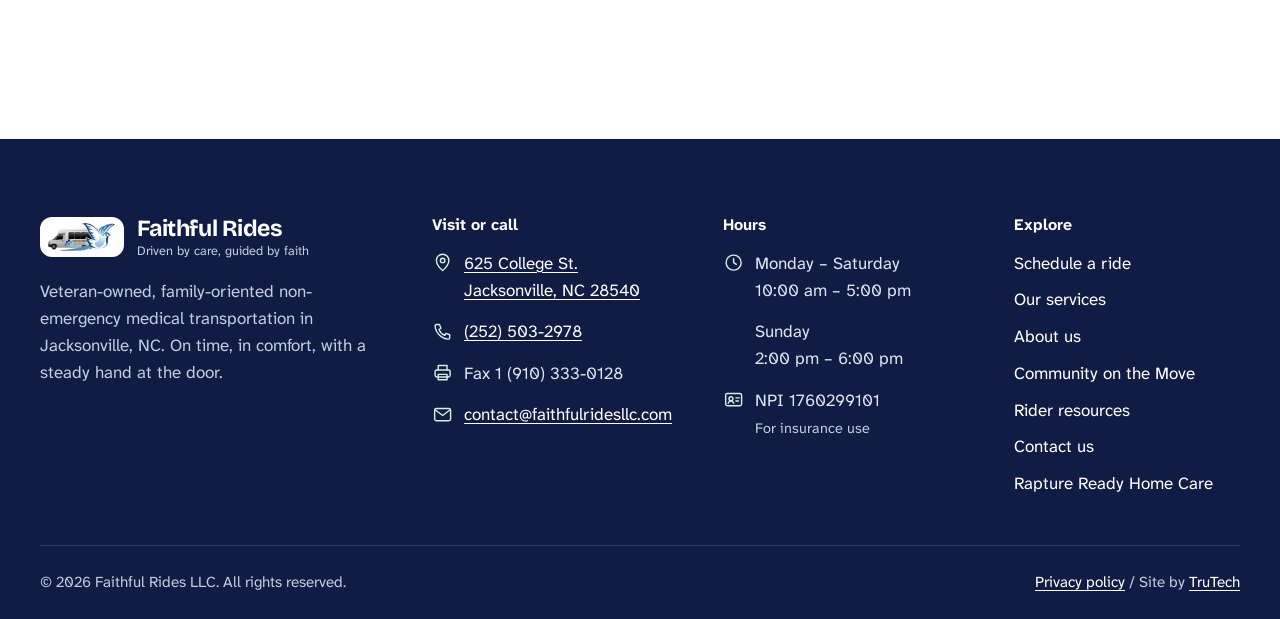
<file: contact-us/index.html>
<!doctype html>
<!-- Built by Truly Digital Solutions, LLC (TruTech) · https://trutech.us · Build TT-FR-2026-05 -->
<html lang="en">
<head>
<meta charset="utf-8">
<meta name="viewport" content="width=device-width, initial-scale=1">
<meta name="author" content="Truly Digital Solutions, LLC (TruTech)">
<meta name="generator" content="TruTech · trutech.us">
<meta name="trutech-build" content="TT-FR-2026-05">
<title>Contact Us | Faithful Rides, Jacksonville NC</title>
<meta name="description" content="Call (252) 503-2978 or email contact@faithfulridesllc.com. 625 College St., Jacksonville, NC 28540.">
<link rel="canonical" href="https://www.faithfulridesllc.com/contact-us/">
<meta property="og:type" content="website">
<meta property="og:title" content="Contact Us | Faithful Rides, Jacksonville NC">
<meta property="og:description" content="Call (252) 503-2978 or email contact@faithfulridesllc.com. 625 College St., Jacksonville, NC 28540.">
<meta property="og:url" content="https://www.faithfulridesllc.com/contact-us/">
<meta property="og:image" content="https://www.faithfulridesllc.com/assets/img/hero-lift.webp">
<meta name="theme-color" content="#1b2a5e">
<link rel="icon" href="../assets/img/favicon.png">
<link rel="apple-touch-icon" href="../assets/img/apple-touch-icon.png">
<link rel="preconnect" href="https://fonts.googleapis.com">
<link rel="preconnect" href="https://fonts.gstatic.com" crossorigin>
<link rel="stylesheet" href="https://fonts.googleapis.com/css2?family=Atkinson+Hyperlegible+Next:ital,wght@0,400;0,600;0,700;1,400&family=Bricolage+Grotesque:opsz,wght@12..96,500;12..96,600;12..96,700&display=swap">
<link rel="stylesheet" href="../assets/site.css">
<script>try{var s=localStorage.getItem('fr-size');if(s)document.documentElement.dataset.size=s}catch(e){}</script>
<script src="../assets/site.js" defer></script>

</head>
<body>
<a class="skip" href="#main">Skip to main content</a>
<div class="util">
  <div class="wrap util__in">
    <p class="util__status" data-status><span class="dot" aria-hidden="true"></span><span data-status-text>Mon – Sat 10 am – 5 pm, Sun 2 – 6 pm</span></p>
    <div class="util__right">
      <div class="size" role="group" aria-label="Text size">
        <span class="size__label">Text size</span>
        <button type="button" data-size-btn="1" aria-pressed="true" aria-label="Normal text">A</button>
        <button type="button" data-size-btn="2" aria-pressed="false" aria-label="Larger text">A</button>
        <button type="button" data-size-btn="3" aria-pressed="false" aria-label="Largest text">A</button>
      </div>
      <a class="util__phone" href="tel:+12525032978"><svg class="ic" viewBox="0 0 24 24" aria-hidden="true" fill="none" stroke="currentColor" stroke-width="1.6" stroke-linecap="round" stroke-linejoin="round"><path d="M5 4h3.5l1.6 4.2-2.2 1.4a11 11 0 0 0 6.5 6.5l1.4-2.2L20 15.5V19a1.5 1.5 0 0 1-1.6 1.5A16.5 16.5 0 0 1 3.5 5.6 1.5 1.5 0 0 1 5 4Z"/></svg><span>(252) 503-2978</span></a>
    </div>
  </div>
</div>
<header class="hdr" data-hdr>
  <div class="wrap hdr__in">
    <a class="brand" href="../" aria-label="Faithful Rides, home">
      <img src="../assets/img/logo.webp" alt="" width="408" height="166">
      <span class="brand__name">Faithful Rides<small>Non-emergency medical transportation</small></span>
    </a>
    <nav class="nav" aria-label="Main" data-nav>
      <ul><li><a href="../our-services/">Services</a></li><li><a href="../about-us/">About</a></li><li><a href="../community-on-the-move/">Community on the Move</a></li><li><a href="../contact-us/" aria-current=page>Contact</a></li></ul>
      <a class="btn btn--primary nav__cta" href="../schedule-a-ride/">Schedule a ride</a>
      <a class="nav__phone" href="tel:+12525032978"><svg class="ic" viewBox="0 0 24 24" aria-hidden="true" fill="none" stroke="currentColor" stroke-width="1.6" stroke-linecap="round" stroke-linejoin="round"><path d="M5 4h3.5l1.6 4.2-2.2 1.4a11 11 0 0 0 6.5 6.5l1.4-2.2L20 15.5V19a1.5 1.5 0 0 1-1.6 1.5A16.5 16.5 0 0 1 3.5 5.6 1.5 1.5 0 0 1 5 4Z"/></svg>(252) 503-2978</a>
    </nav>
    <button class="menu-btn" type="button" aria-expanded="false" aria-controls="menu" data-menu-btn><span class="menu-btn__bars" aria-hidden="true"></span><span data-menu-label>Menu</span></button>
  </div>
</header>
<main id="main">
<section class="phead">
  <div class="wrap phead__in">
    <div class="phead__txt"><h1>Contact us</h1><p class="lead">Questions about a ride, insurance or partnering with us? We’re glad to help.</p></div>
  </div>
  <svg class="phead__road" viewBox="0 0 1200 40" preserveAspectRatio="none" aria-hidden="true"><path d="M0 20 H1200"/></svg>
</section>
<section class="sec sec--flush">
  <div class="wrap contact">
    <div class="contact__info"><h2>Reach our office</h2><ul class="clist">
      <li><svg class="ic" viewBox="0 0 24 24" aria-hidden="true" fill="none" stroke="currentColor" stroke-width="1.6" stroke-linecap="round" stroke-linejoin="round"><path d="M5 4h3.5l1.6 4.2-2.2 1.4a11 11 0 0 0 6.5 6.5l1.4-2.2L20 15.5V19a1.5 1.5 0 0 1-1.6 1.5A16.5 16.5 0 0 1 3.5 5.6 1.5 1.5 0 0 1 5 4Z"/></svg><div><p class="clist__k">Phone</p><a href="tel:+12525032978">(252) 503-2978</a></div></li>
      <li><svg class="ic" viewBox="0 0 24 24" aria-hidden="true" fill="none" stroke="currentColor" stroke-width="1.6" stroke-linecap="round" stroke-linejoin="round"><rect x="3" y="5" width="18" height="14" rx="2"/><path d="m3.5 6.5 8.5 6.5 8.5-6.5"/></svg><div><p class="clist__k">Email</p><a href="mailto:contact@faithfulridesllc.com">contact@faithfulridesllc.com</a></div></li>
      <li><svg class="ic" viewBox="0 0 24 24" aria-hidden="true" fill="none" stroke="currentColor" stroke-width="1.6" stroke-linecap="round" stroke-linejoin="round"><path d="M12 21s-7-6.2-7-11.5a7 7 0 0 1 14 0C19 14.8 12 21 12 21Z"/><circle cx="12" cy="9.5" r="2.5"/></svg><div><p class="clist__k">Office</p><a href="https://maps.google.com/maps?q=625+College+St.%2C+Jacksonville%2C+NC+28540" target="_blank" rel="noopener">625 College St., Jacksonville, NC 28540</a></div></li>
      <li><svg class="ic" viewBox="0 0 24 24" aria-hidden="true" fill="none" stroke="currentColor" stroke-width="1.6" stroke-linecap="round" stroke-linejoin="round"><circle cx="12" cy="12" r="8.5"/><path d="M12 7.5V12l3 2"/></svg><div><p class="clist__k">Hours</p><p>Monday – Saturday: 10:00 am – 5:00 pm<br>Sunday: 2:00 pm – 6:00 pm<br></p></div></li>
      <li><svg class="ic" viewBox="0 0 24 24" aria-hidden="true" fill="none" stroke="currentColor" stroke-width="1.6" stroke-linecap="round" stroke-linejoin="round"><rect x="3" y="5" width="18" height="14" rx="2"/><circle cx="9" cy="11" r="2.2"/><path d="M5.8 16c.6-1.6 1.8-2.4 3.2-2.4s2.6.8 3.2 2.4M14.5 10h4M14.5 13.5h3"/></svg><div><p class="clist__k">NPI (for insurance use)</p><p>1760299101</p></div></li>
    </ul></div>
    <form class="form" data-form data-post action="https://formsubmit.co/contact@faithfulridesllc.com" method="POST" novalidate>
    <input type="hidden" name="_subject" value="Website message from the Faithful Rides website"><input type="hidden" name="_template" value="table"><input type="hidden" name="_captcha" value="false"><input type="hidden" name="_next" value="" data-next><input type="text" name="_honey" class="hp" tabindex="-1" autocomplete="off" aria-hidden="true">
    <div class="field"><label for="f-name">Your name <span class="opt">(required)</span></label><input id="f-name" name="name" autocomplete="name" required></div>
    <div class="field"><label for="f-phone">Phone number <span class="opt">(required)</span></label><input id="f-phone" name="phone" type="tel" autocomplete="tel" required></div>
    <div class="field"><label for="f-email">Email</label><input id="f-email" name="email" type="email" autocomplete="email"></div>
    <div class="field"><label for="f-msg">Your message</label><textarea id="f-msg" name="message" rows="4"></textarea></div>
    <p class="form__err" role="alert" data-form-err></p>
    <button class="btn btn--primary btn--block" type="submit">Send message</button>
    <p class="form__note">Your message goes straight to our office. Please don’t include medical records.</p>
  </form>
  </div>
</section>
<section class="mapwrap">
  <iframe title="Map of 625 College St., Jacksonville, NC" src="https://maps.google.com/maps?q=625+College+St.,+Jacksonville,+NC+28540&z=15&output=embed" loading="lazy" referrerpolicy="no-referrer-when-downgrade"></iframe>
</section>
</main>
<footer class="ftr">
  <div class="wrap ftr__grid">
    <div class="ftr__about">
      <a class="brand brand--ftr" href="../"><img src="../assets/img/logo.webp" alt="" width="408" height="166"><span class="brand__name">Faithful Rides<small>Driven by care, guided by faith</small></span></a>
      <p>Veteran-owned, family-oriented non-emergency medical transportation in Jacksonville, NC. On time, in comfort, with a steady hand at the door.</p>
    </div>
    <div>
      <h2 class="ftr__h">Visit or call</h2>
      <ul class="ftr__list">
        <li><svg class="ic" viewBox="0 0 24 24" aria-hidden="true" fill="none" stroke="currentColor" stroke-width="1.6" stroke-linecap="round" stroke-linejoin="round"><path d="M12 21s-7-6.2-7-11.5a7 7 0 0 1 14 0C19 14.8 12 21 12 21Z"/><circle cx="12" cy="9.5" r="2.5"/></svg><a href="https://maps.google.com/maps?q=625+College+St.%2C+Jacksonville%2C+NC+28540" target="_blank" rel="noopener">625 College St.<br>Jacksonville, NC 28540</a></li>
        <li><svg class="ic" viewBox="0 0 24 24" aria-hidden="true" fill="none" stroke="currentColor" stroke-width="1.6" stroke-linecap="round" stroke-linejoin="round"><path d="M5 4h3.5l1.6 4.2-2.2 1.4a11 11 0 0 0 6.5 6.5l1.4-2.2L20 15.5V19a1.5 1.5 0 0 1-1.6 1.5A16.5 16.5 0 0 1 3.5 5.6 1.5 1.5 0 0 1 5 4Z"/></svg><a href="tel:+12525032978">(252) 503-2978</a></li>
        <li><svg class="ic" viewBox="0 0 24 24" aria-hidden="true" fill="none" stroke="currentColor" stroke-width="1.6" stroke-linecap="round" stroke-linejoin="round"><path d="M7 9V4h10v5"/><rect x="3.5" y="9" width="17" height="8" rx="2"/><path d="M7 14h10v6H7z"/></svg><span>Fax 1 (910) 333-0128</span></li>
        <li><svg class="ic" viewBox="0 0 24 24" aria-hidden="true" fill="none" stroke="currentColor" stroke-width="1.6" stroke-linecap="round" stroke-linejoin="round"><rect x="3" y="5" width="18" height="14" rx="2"/><path d="m3.5 6.5 8.5 6.5 8.5-6.5"/></svg><a href="mailto:contact@faithfulridesllc.com">contact@faithfulridesllc.com</a></li>
      </ul>
    </div>
    <div>
      <h2 class="ftr__h">Hours</h2>
      <ul class="ftr__list"><li><svg class="ic" viewBox="0 0 24 24" aria-hidden="true" fill="none" stroke="currentColor" stroke-width="1.6" stroke-linecap="round" stroke-linejoin="round"><circle cx="12" cy="12" r="8.5"/><path d="M12 7.5V12l3 2"/></svg><span>Monday – Saturday<br>10:00 am – 5:00 pm</span></li><li><span class=ic></span><span>Sunday<br>2:00 pm – 6:00 pm</span></li>
        <li><svg class="ic" viewBox="0 0 24 24" aria-hidden="true" fill="none" stroke="currentColor" stroke-width="1.6" stroke-linecap="round" stroke-linejoin="round"><rect x="3" y="5" width="18" height="14" rx="2"/><circle cx="9" cy="11" r="2.2"/><path d="M5.8 16c.6-1.6 1.8-2.4 3.2-2.4s2.6.8 3.2 2.4M14.5 10h4M14.5 13.5h3"/></svg><span>NPI 1760299101<br><small>For insurance use</small></span></li>
      </ul>
    </div>
    <div>
      <h2 class="ftr__h">Explore</h2>
      <ul class="ftr__links">
        <li><a href="../schedule-a-ride/">Schedule a ride</a></li>
        <li><a href="../our-services/">Our services</a></li>
        <li><a href="../about-us/">About us</a></li>
        <li><a href="../community-on-the-move/">Community on the Move</a></li>
        <li><a href="../resources/">Rider resources</a></li>
        <li><a href="../contact-us/">Contact us</a></li>
        <li><a href="https://www.rapturereadyhomecare.com" target="_blank" rel="noopener">Rapture Ready Home Care</a></li>
      </ul>
    </div>
  </div>
  <div class="wrap ftr__legal">
    <p>© <span data-year>2026</span> Faithful Rides LLC. All rights reserved.</p>
    <p><a href="../privacy-policy/">Privacy policy</a> <span aria-hidden="true">/</span> Site by <a href="https://trutech.us" target="_blank" rel="noopener">TruTech</a></p>
  </div>
</footer>
</body>
</html>
</file>
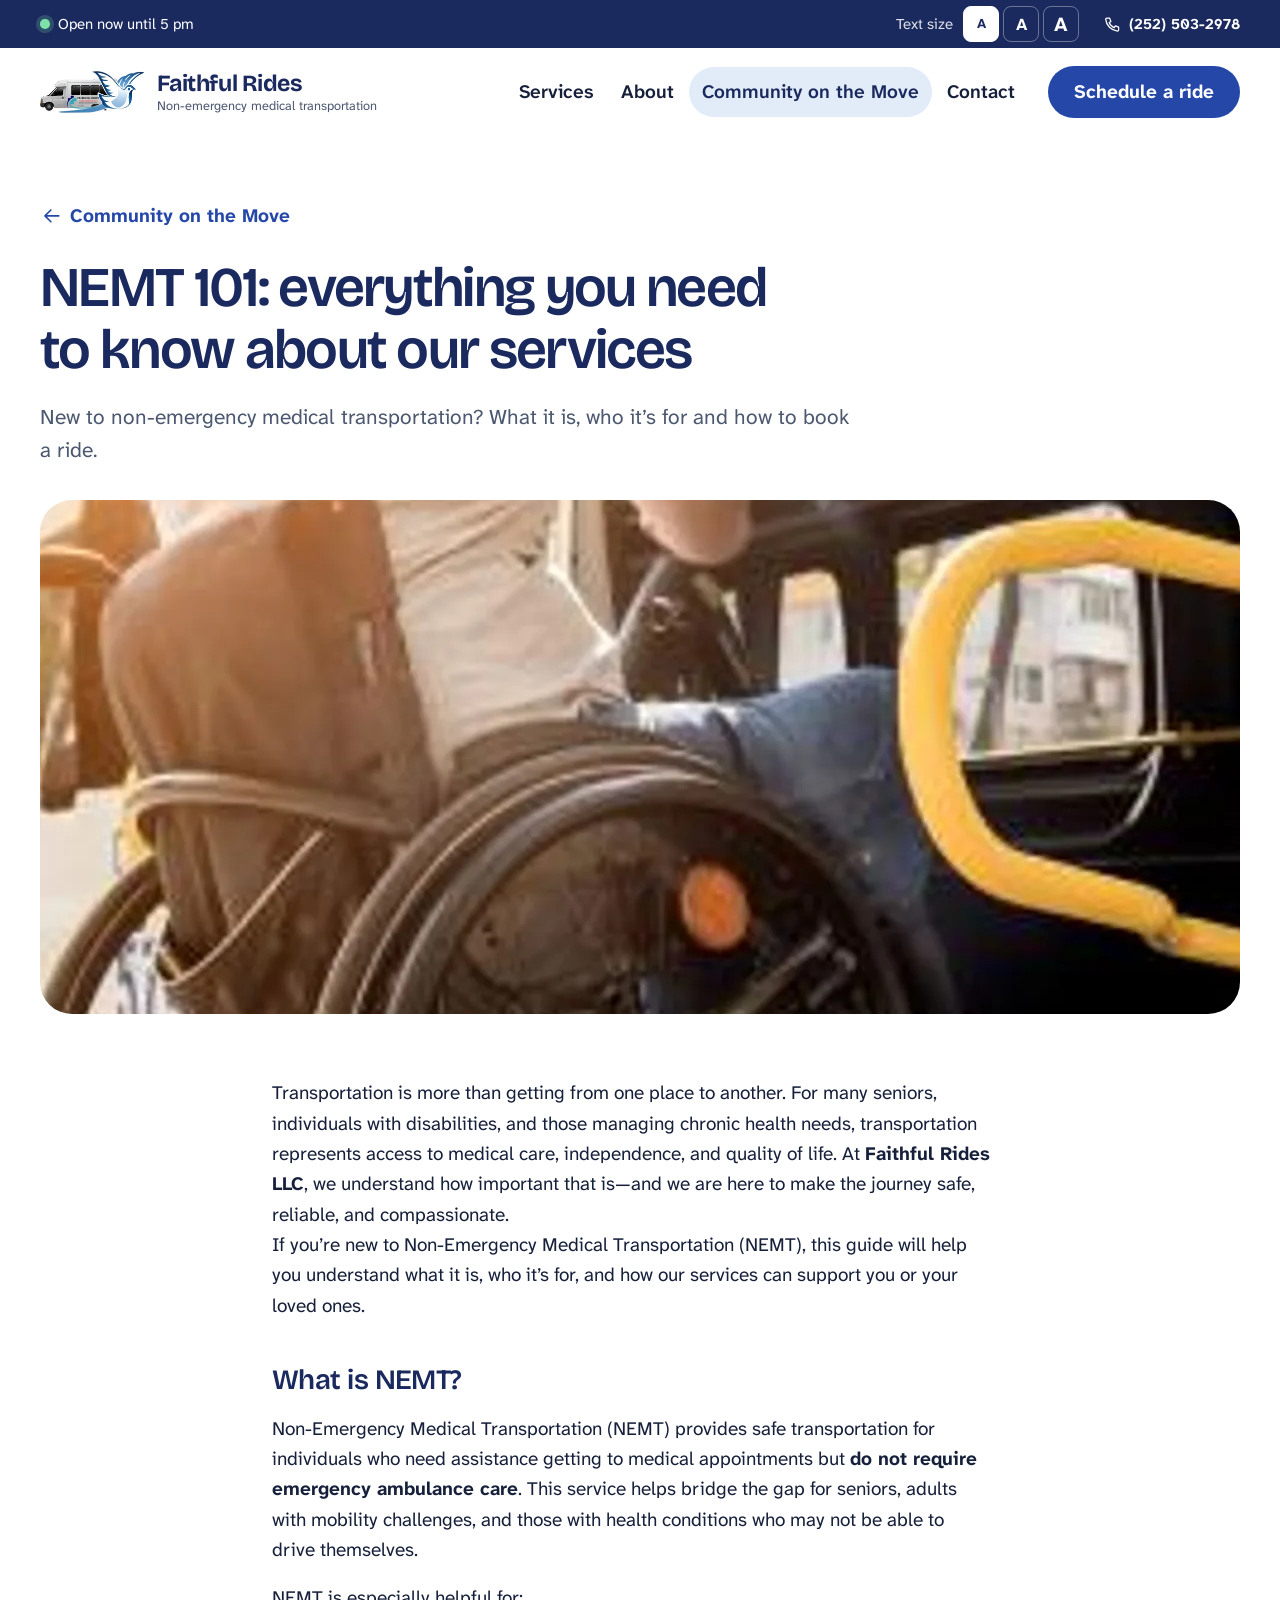
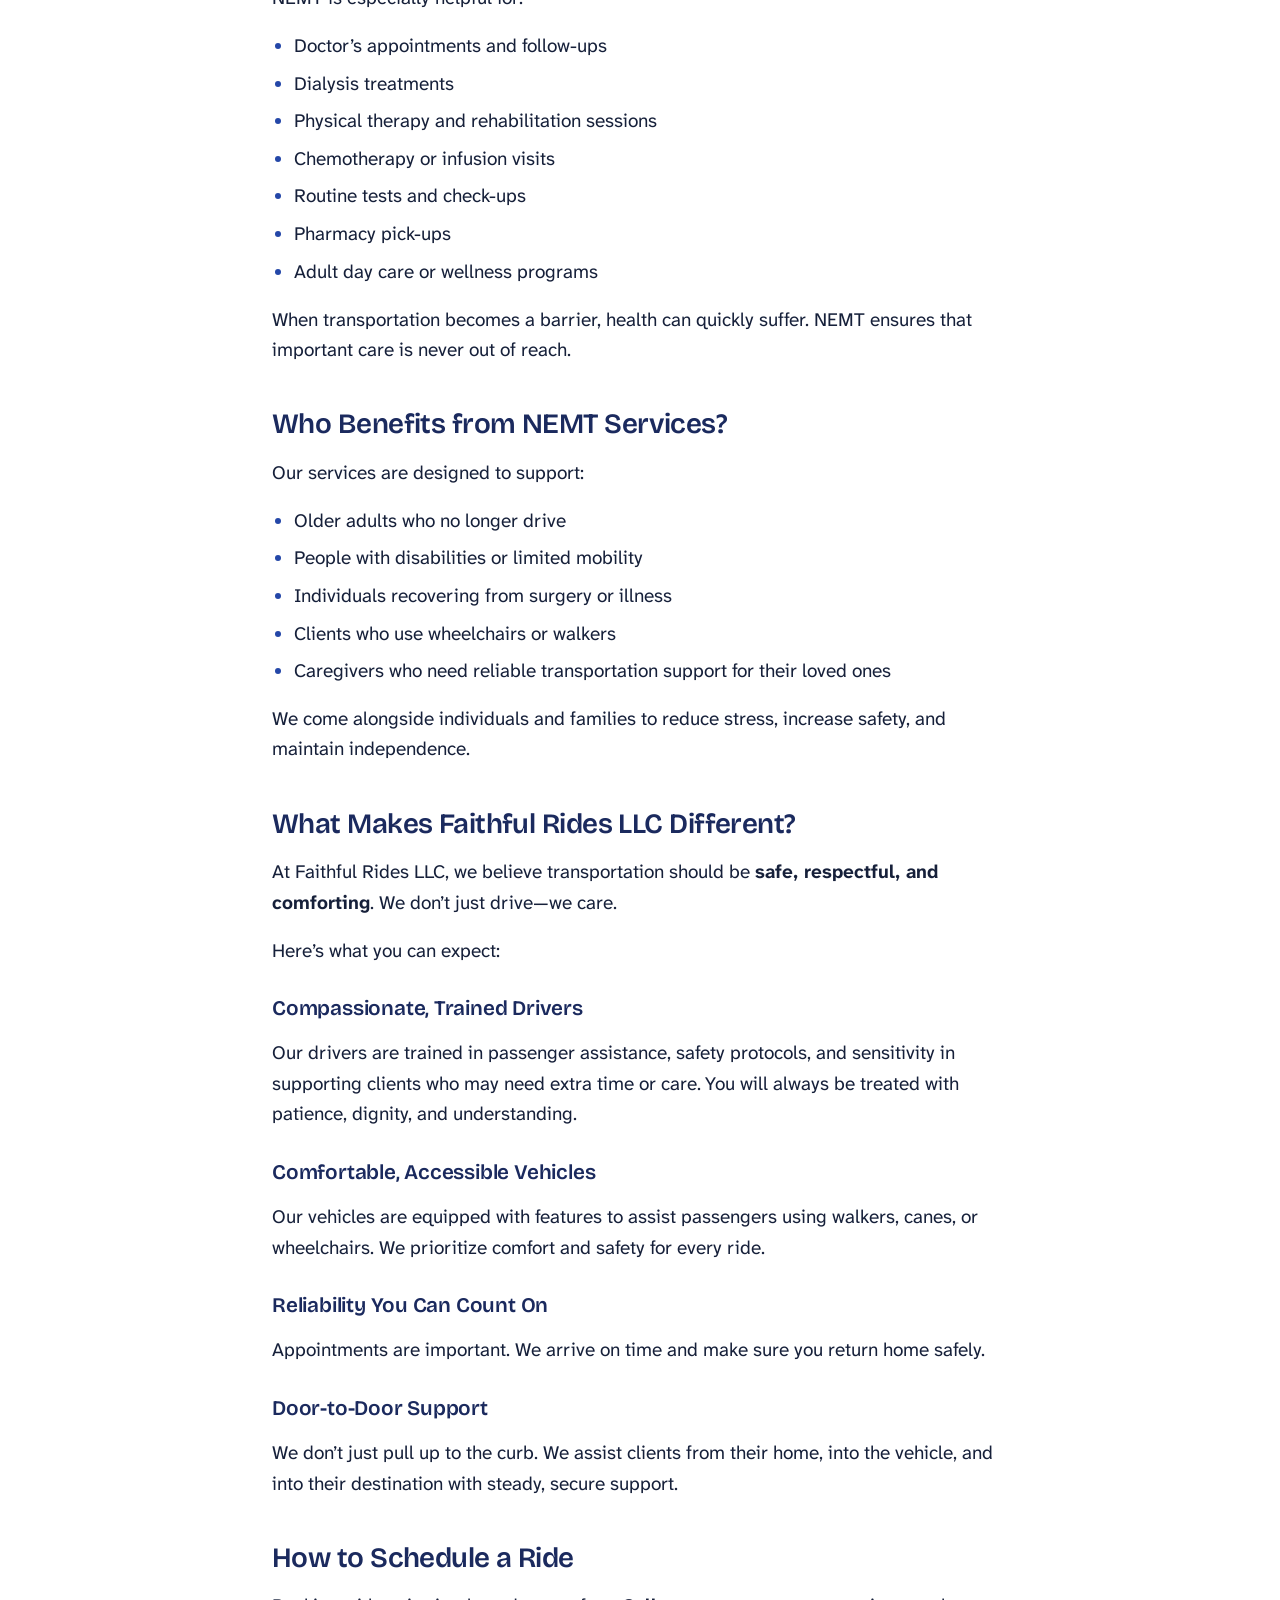
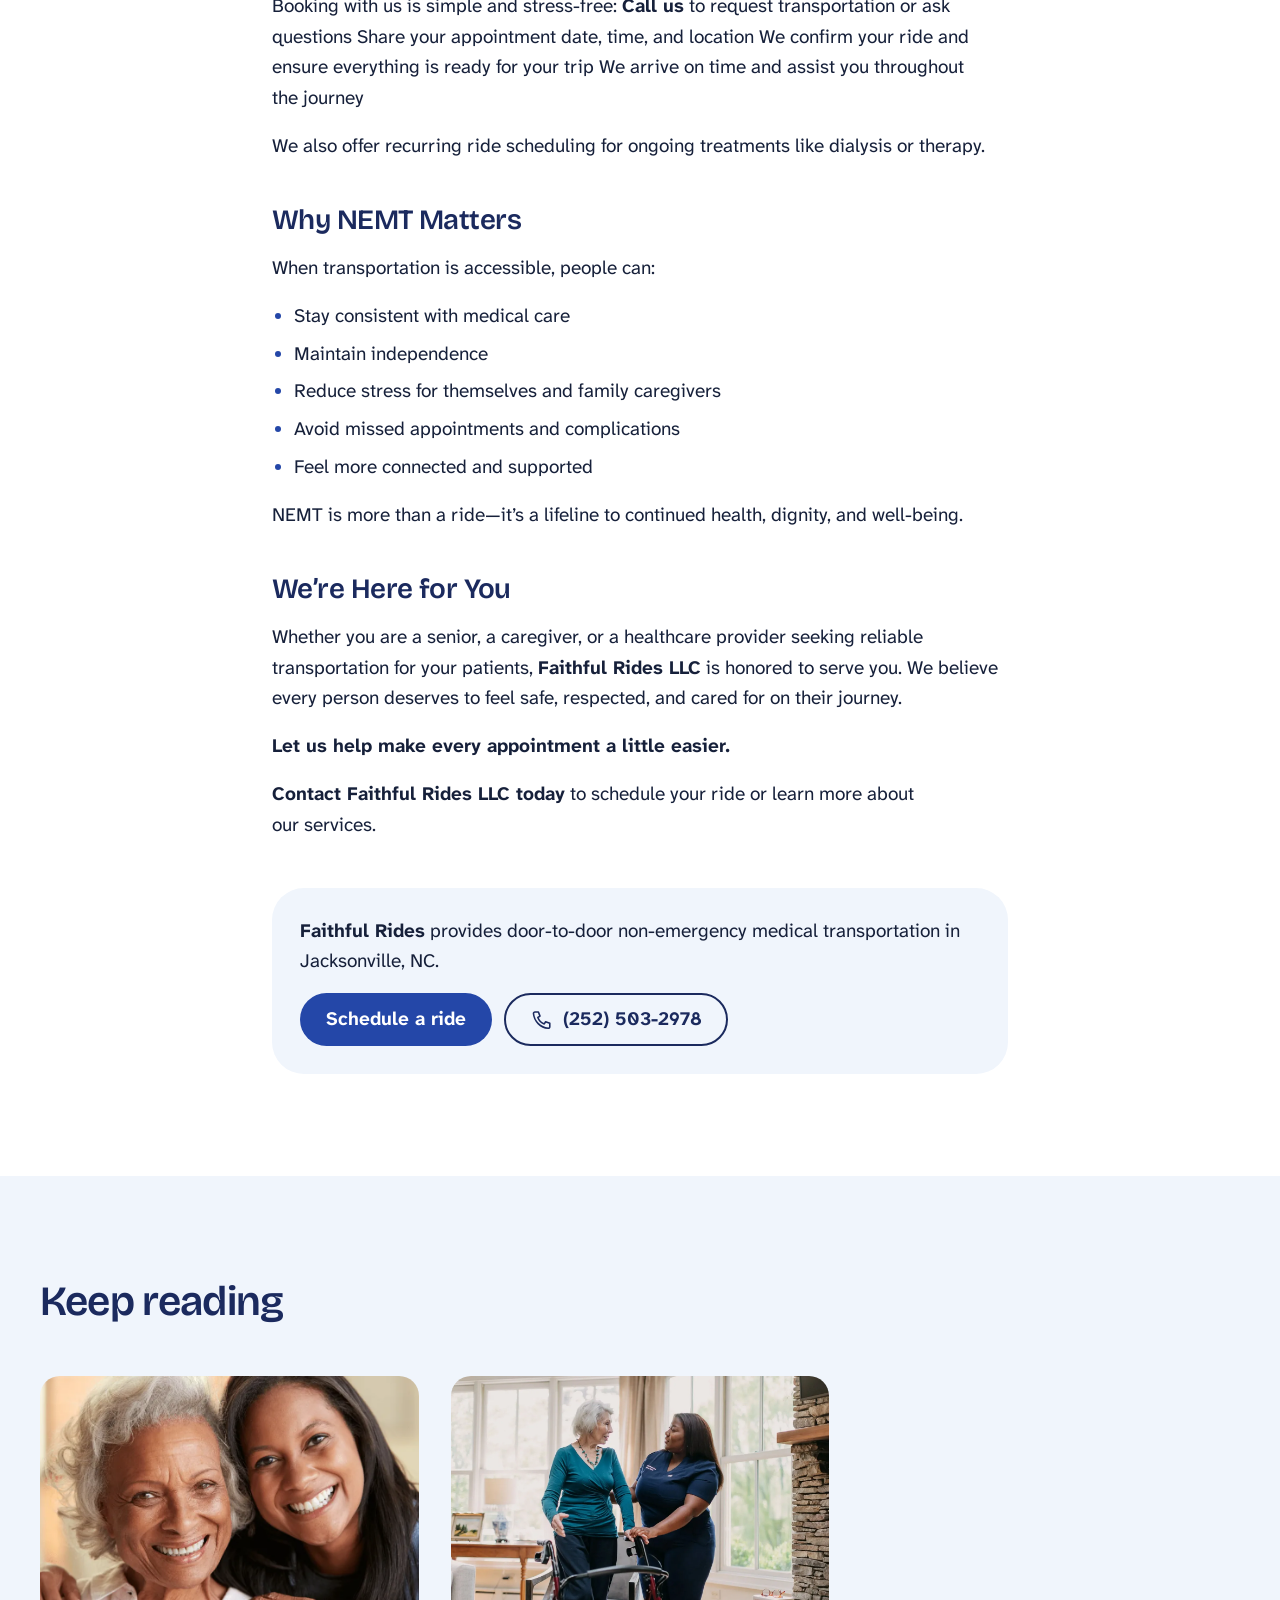
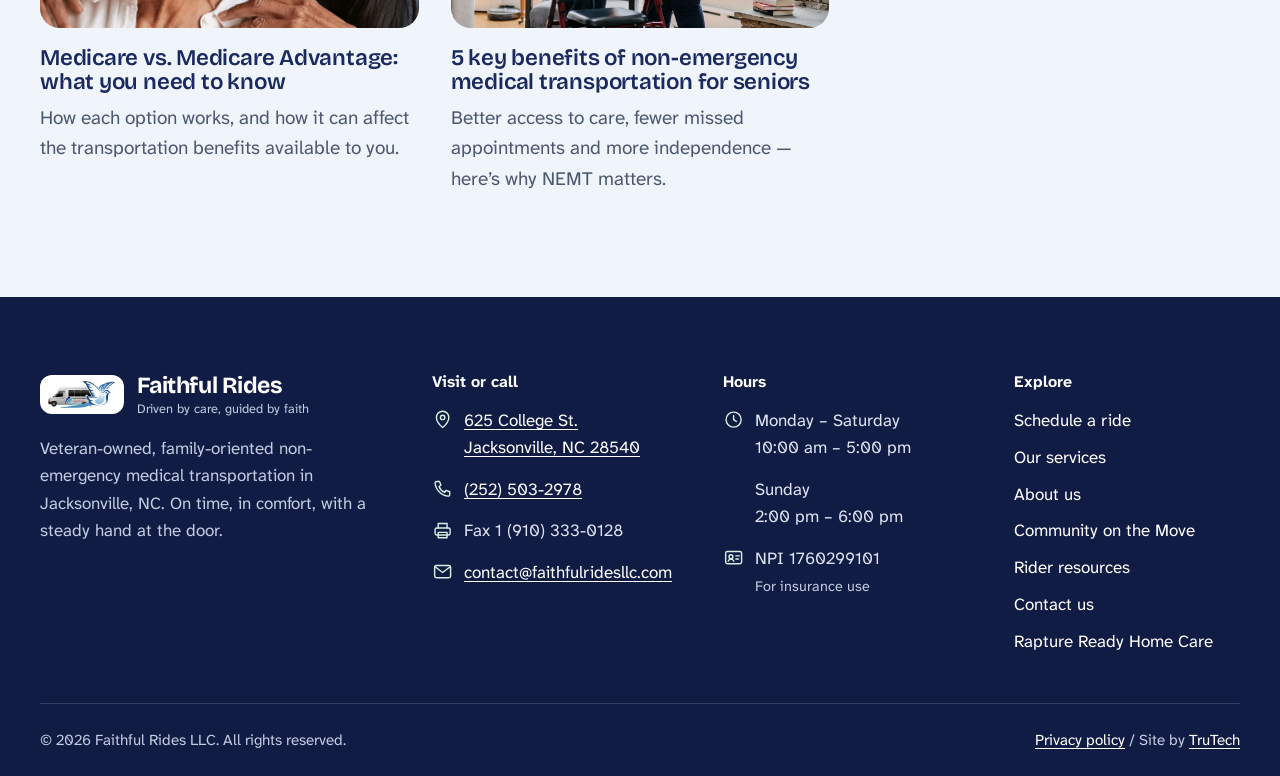
<file: nemt-101-everything-you-need-to-know-about-our-services/index.html>
<!doctype html>
<!-- Built by Truly Digital Solutions, LLC (TruTech) · https://trutech.us · Build TT-FR-2026-05 -->
<html lang="en">
<head>
<meta charset="utf-8">
<meta name="viewport" content="width=device-width, initial-scale=1">
<meta name="author" content="Truly Digital Solutions, LLC (TruTech)">
<meta name="generator" content="TruTech · trutech.us">
<meta name="trutech-build" content="TT-FR-2026-05">
<title>NEMT 101: everything you need to know about our services | Faithful Rides</title>
<meta name="description" content="New to non-emergency medical transportation? What it is, who it’s for and how to book a ride.">
<link rel="canonical" href="https://www.faithfulridesllc.com/nemt-101-everything-you-need-to-know-about-our-services/">
<meta property="og:type" content="website">
<meta property="og:title" content="NEMT 101: everything you need to know about our services | Faithful Rides">
<meta property="og:description" content="New to non-emergency medical transportation? What it is, who it’s for and how to book a ride.">
<meta property="og:url" content="https://www.faithfulridesllc.com/nemt-101-everything-you-need-to-know-about-our-services/">
<meta property="og:image" content="https://www.faithfulridesllc.com/assets/img/ramp.webp">
<meta name="theme-color" content="#1b2a5e">
<link rel="icon" href="../assets/img/favicon.png">
<link rel="apple-touch-icon" href="../assets/img/apple-touch-icon.png">
<link rel="preconnect" href="https://fonts.googleapis.com">
<link rel="preconnect" href="https://fonts.gstatic.com" crossorigin>
<link rel="stylesheet" href="https://fonts.googleapis.com/css2?family=Atkinson+Hyperlegible+Next:ital,wght@0,400;0,600;0,700;1,400&family=Bricolage+Grotesque:opsz,wght@12..96,500;12..96,600;12..96,700&display=swap">
<link rel="stylesheet" href="../assets/site.css">
<script>try{var s=localStorage.getItem('fr-size');if(s)document.documentElement.dataset.size=s}catch(e){}</script>
<script src="../assets/site.js" defer></script>

</head>
<body>
<a class="skip" href="#main">Skip to main content</a>
<div class="util">
  <div class="wrap util__in">
    <p class="util__status" data-status><span class="dot" aria-hidden="true"></span><span data-status-text>Mon – Sat 10 am – 5 pm, Sun 2 – 6 pm</span></p>
    <div class="util__right">
      <div class="size" role="group" aria-label="Text size">
        <span class="size__label">Text size</span>
        <button type="button" data-size-btn="1" aria-pressed="true" aria-label="Normal text">A</button>
        <button type="button" data-size-btn="2" aria-pressed="false" aria-label="Larger text">A</button>
        <button type="button" data-size-btn="3" aria-pressed="false" aria-label="Largest text">A</button>
      </div>
      <a class="util__phone" href="tel:+12525032978"><svg class="ic" viewBox="0 0 24 24" aria-hidden="true" fill="none" stroke="currentColor" stroke-width="1.6" stroke-linecap="round" stroke-linejoin="round"><path d="M5 4h3.5l1.6 4.2-2.2 1.4a11 11 0 0 0 6.5 6.5l1.4-2.2L20 15.5V19a1.5 1.5 0 0 1-1.6 1.5A16.5 16.5 0 0 1 3.5 5.6 1.5 1.5 0 0 1 5 4Z"/></svg><span>(252) 503-2978</span></a>
    </div>
  </div>
</div>
<header class="hdr" data-hdr>
  <div class="wrap hdr__in">
    <a class="brand" href="../" aria-label="Faithful Rides, home">
      <img src="../assets/img/logo.webp" alt="" width="408" height="166">
      <span class="brand__name">Faithful Rides<small>Non-emergency medical transportation</small></span>
    </a>
    <nav class="nav" aria-label="Main" data-nav>
      <ul><li><a href="../our-services/">Services</a></li><li><a href="../about-us/">About</a></li><li><a href="../community-on-the-move/" aria-current=page>Community on the Move</a></li><li><a href="../contact-us/">Contact</a></li></ul>
      <a class="btn btn--primary nav__cta" href="../schedule-a-ride/">Schedule a ride</a>
      <a class="nav__phone" href="tel:+12525032978"><svg class="ic" viewBox="0 0 24 24" aria-hidden="true" fill="none" stroke="currentColor" stroke-width="1.6" stroke-linecap="round" stroke-linejoin="round"><path d="M5 4h3.5l1.6 4.2-2.2 1.4a11 11 0 0 0 6.5 6.5l1.4-2.2L20 15.5V19a1.5 1.5 0 0 1-1.6 1.5A16.5 16.5 0 0 1 3.5 5.6 1.5 1.5 0 0 1 5 4Z"/></svg>(252) 503-2978</a>
    </nav>
    <button class="menu-btn" type="button" aria-expanded="false" aria-controls="menu" data-menu-btn><span class="menu-btn__bars" aria-hidden="true"></span><span data-menu-label>Menu</span></button>
  </div>
</header>
<main id="main">

<article class="post">
  <header class="post__head wrap">
    <p class="crumb"><a href="../community-on-the-move/"><svg class="ic" viewBox="0 0 24 24" aria-hidden="true" fill="none" stroke="currentColor" stroke-width="1.6" stroke-linecap="round" stroke-linejoin="round"><path d="M19 12H5M11 6l-6 6 6 6"/></svg>Community on the Move</a></p>
    <h1>NEMT 101: everything you need to know about our services</h1>
    <p class="lead">New to non-emergency medical transportation? What it is, who it’s for and how to book a ride.</p>
  </header>
  <div class="post__hero wrap"><img src="../assets/img/ramp.webp" alt="" width="1200" height="800"></div>
  <div class="post__body wrap-narrow prose">
    <p>Transportation is more than getting from one place to another. For many seniors, individuals with disabilities, and those managing chronic health needs, transportation represents access to medical care, independence, and quality of life. At <strong>Faithful Rides LLC</strong>, we understand how important that is—and we are here to make the journey safe, reliable, and compassionate.<br>If you’re new to Non-Emergency Medical Transportation (NEMT), this guide will help you understand what it is, who it’s for, and how our services can support you or your loved ones.</p>
<h2>What is NEMT?</h2>
<p>Non-Emergency Medical Transportation (NEMT) provides safe transportation for individuals who need assistance getting to medical appointments but <strong>do not require emergency ambulance care</strong>. This service helps bridge the gap for seniors, adults with mobility challenges, and those with health conditions who may not be able to drive themselves.</p>
<p>NEMT is especially helpful for:</p>
<ul>
<li>Doctor’s appointments and follow-ups</li>
<li>Dialysis treatments</li>
<li>Physical therapy and rehabilitation sessions</li>
<li>Chemotherapy or infusion visits</li>
<li>Routine tests and check-ups</li>
<li>Pharmacy pick-ups</li>
<li>Adult day care or wellness programs</li>
</ul>
<p>When transportation becomes a barrier, health can quickly suffer. NEMT ensures that important care is never out of reach.</p>
<h2>Who Benefits from NEMT Services?</h2>
<p>Our services are designed to support:</p>
<ul>
<li>Older adults who no longer drive</li>
<li>People with disabilities or limited mobility</li>
<li>Individuals recovering from surgery or illness</li>
<li>Clients who use wheelchairs or walkers</li>
<li>Caregivers who need reliable transportation support for their loved ones</li>
</ul>
<p>We come alongside individuals and families to reduce stress, increase safety, and maintain independence.</p>
<h2>What Makes Faithful Rides LLC Different?</h2>
<p>At Faithful Rides LLC, we believe transportation should be <strong>safe, respectful, and comforting</strong>. We don’t just drive—we care.</p>
<p>Here’s what you can expect:</p>
<h3>Compassionate, Trained Drivers</h3>
<p>Our drivers are trained in passenger assistance, safety protocols, and sensitivity in supporting clients who may need extra time or care. You will always be treated with patience, dignity, and understanding.</p>
<h3>Comfortable, Accessible Vehicles</h3>
<p>Our vehicles are equipped with features to assist passengers using walkers, canes, or wheelchairs. We prioritize comfort and safety for every ride.</p>
<h3>Reliability You Can Count On</h3>
<p>Appointments are important. We arrive on time and make sure you return home safely.</p>
<h3>Door-to-Door Support</h3>
<p>We don’t just pull up to the curb. We assist clients from their home, into the vehicle, and into their destination with steady, secure support.</p>
<h2>How to Schedule a Ride</h2>
<p>Booking with us is simple and stress-free: <strong>Call us</strong> to request transportation or ask questions Share your appointment date, time, and location We confirm your ride and ensure everything is ready for your trip We arrive on time and assist you throughout the journey</p>
<p>We also offer recurring ride scheduling for ongoing treatments like dialysis or therapy.</p>
<h2>Why NEMT Matters</h2>
<p>When transportation is accessible, people can:</p>
<ul>
<li>Stay consistent with medical care</li>
<li>Maintain independence</li>
<li>Reduce stress for themselves and family caregivers</li>
<li>Avoid missed appointments and complications</li>
<li>Feel more connected and supported</li>
</ul>
<p>NEMT is more than a ride—it’s a lifeline to continued health, dignity, and well-being.</p>
<h2>We’re Here for You</h2>
<p>Whether you are a senior, a caregiver, or a healthcare provider seeking reliable transportation for your patients, <strong>Faithful Rides LLC</strong> is honored to serve you. We believe every person deserves to feel safe, respected, and cared for on their journey.</p>
<p><strong>Let us help make every appointment a little easier.</strong></p>
<p><strong>Contact Faithful Rides LLC today</strong> to schedule your ride or learn more about our services.</p>
    <aside class="post__cta">
      <p><strong>Faithful Rides</strong> provides door-to-door non-emergency medical transportation in Jacksonville, NC.</p>
      <p><a class="btn btn--primary" href="../schedule-a-ride/">Schedule a ride</a> <a class="btn btn--outline" href="tel:+12525032978"><svg class="ic" viewBox="0 0 24 24" aria-hidden="true" fill="none" stroke="currentColor" stroke-width="1.6" stroke-linecap="round" stroke-linejoin="round"><path d="M5 4h3.5l1.6 4.2-2.2 1.4a11 11 0 0 0 6.5 6.5l1.4-2.2L20 15.5V19a1.5 1.5 0 0 1-1.6 1.5A16.5 16.5 0 0 1 3.5 5.6 1.5 1.5 0 0 1 5 4Z"/></svg>(252) 503-2978</a></p>
    </aside>
  </div>
</article>
<section class="sec sec--sky">
  <div class="wrap"><div class="sec__head"><h2>Keep reading</h2></div><div class="acards"><article class="acard"><a class="acard__link" href="../newsroom/">
      <div class="acard__img"><img src="../assets/img/medicare.webp" alt="" loading="lazy"></div>
      <h3>Medicare vs. Medicare Advantage: what you need to know</h3><p>How each option works, and how it can affect the transportation benefits available to you.</p></a></article><article class="acard"><a class="acard__link" href="../5-key-benefits-of-non-emergency-medical-transportation-for-senior-citizens/">
      <div class="acard__img"><img src="../assets/img/walker.webp" alt="" loading="lazy"></div>
      <h3>5 key benefits of non-emergency medical transportation for seniors</h3><p>Better access to care, fewer missed appointments and more independence — here’s why NEMT matters.</p></a></article></div></div>
</section>
</main>
<footer class="ftr">
  <div class="wrap ftr__grid">
    <div class="ftr__about">
      <a class="brand brand--ftr" href="../"><img src="../assets/img/logo.webp" alt="" width="408" height="166"><span class="brand__name">Faithful Rides<small>Driven by care, guided by faith</small></span></a>
      <p>Veteran-owned, family-oriented non-emergency medical transportation in Jacksonville, NC. On time, in comfort, with a steady hand at the door.</p>
    </div>
    <div>
      <h2 class="ftr__h">Visit or call</h2>
      <ul class="ftr__list">
        <li><svg class="ic" viewBox="0 0 24 24" aria-hidden="true" fill="none" stroke="currentColor" stroke-width="1.6" stroke-linecap="round" stroke-linejoin="round"><path d="M12 21s-7-6.2-7-11.5a7 7 0 0 1 14 0C19 14.8 12 21 12 21Z"/><circle cx="12" cy="9.5" r="2.5"/></svg><a href="https://maps.google.com/maps?q=625+College+St.%2C+Jacksonville%2C+NC+28540" target="_blank" rel="noopener">625 College St.<br>Jacksonville, NC 28540</a></li>
        <li><svg class="ic" viewBox="0 0 24 24" aria-hidden="true" fill="none" stroke="currentColor" stroke-width="1.6" stroke-linecap="round" stroke-linejoin="round"><path d="M5 4h3.5l1.6 4.2-2.2 1.4a11 11 0 0 0 6.5 6.5l1.4-2.2L20 15.5V19a1.5 1.5 0 0 1-1.6 1.5A16.5 16.5 0 0 1 3.5 5.6 1.5 1.5 0 0 1 5 4Z"/></svg><a href="tel:+12525032978">(252) 503-2978</a></li>
        <li><svg class="ic" viewBox="0 0 24 24" aria-hidden="true" fill="none" stroke="currentColor" stroke-width="1.6" stroke-linecap="round" stroke-linejoin="round"><path d="M7 9V4h10v5"/><rect x="3.5" y="9" width="17" height="8" rx="2"/><path d="M7 14h10v6H7z"/></svg><span>Fax 1 (910) 333-0128</span></li>
        <li><svg class="ic" viewBox="0 0 24 24" aria-hidden="true" fill="none" stroke="currentColor" stroke-width="1.6" stroke-linecap="round" stroke-linejoin="round"><rect x="3" y="5" width="18" height="14" rx="2"/><path d="m3.5 6.5 8.5 6.5 8.5-6.5"/></svg><a href="mailto:contact@faithfulridesllc.com">contact@faithfulridesllc.com</a></li>
      </ul>
    </div>
    <div>
      <h2 class="ftr__h">Hours</h2>
      <ul class="ftr__list"><li><svg class="ic" viewBox="0 0 24 24" aria-hidden="true" fill="none" stroke="currentColor" stroke-width="1.6" stroke-linecap="round" stroke-linejoin="round"><circle cx="12" cy="12" r="8.5"/><path d="M12 7.5V12l3 2"/></svg><span>Monday – Saturday<br>10:00 am – 5:00 pm</span></li><li><span class=ic></span><span>Sunday<br>2:00 pm – 6:00 pm</span></li>
        <li><svg class="ic" viewBox="0 0 24 24" aria-hidden="true" fill="none" stroke="currentColor" stroke-width="1.6" stroke-linecap="round" stroke-linejoin="round"><rect x="3" y="5" width="18" height="14" rx="2"/><circle cx="9" cy="11" r="2.2"/><path d="M5.8 16c.6-1.6 1.8-2.4 3.2-2.4s2.6.8 3.2 2.4M14.5 10h4M14.5 13.5h3"/></svg><span>NPI 1760299101<br><small>For insurance use</small></span></li>
      </ul>
    </div>
    <div>
      <h2 class="ftr__h">Explore</h2>
      <ul class="ftr__links">
        <li><a href="../schedule-a-ride/">Schedule a ride</a></li>
        <li><a href="../our-services/">Our services</a></li>
        <li><a href="../about-us/">About us</a></li>
        <li><a href="../community-on-the-move/">Community on the Move</a></li>
        <li><a href="../resources/">Rider resources</a></li>
        <li><a href="../contact-us/">Contact us</a></li>
        <li><a href="https://www.rapturereadyhomecare.com" target="_blank" rel="noopener">Rapture Ready Home Care</a></li>
      </ul>
    </div>
  </div>
  <div class="wrap ftr__legal">
    <p>© <span data-year>2026</span> Faithful Rides LLC. All rights reserved.</p>
    <p><a href="../privacy-policy/">Privacy policy</a> <span aria-hidden="true">/</span> Site by <a href="https://trutech.us" target="_blank" rel="noopener">TruTech</a></p>
  </div>
</footer>
</body>
</html>
</file>
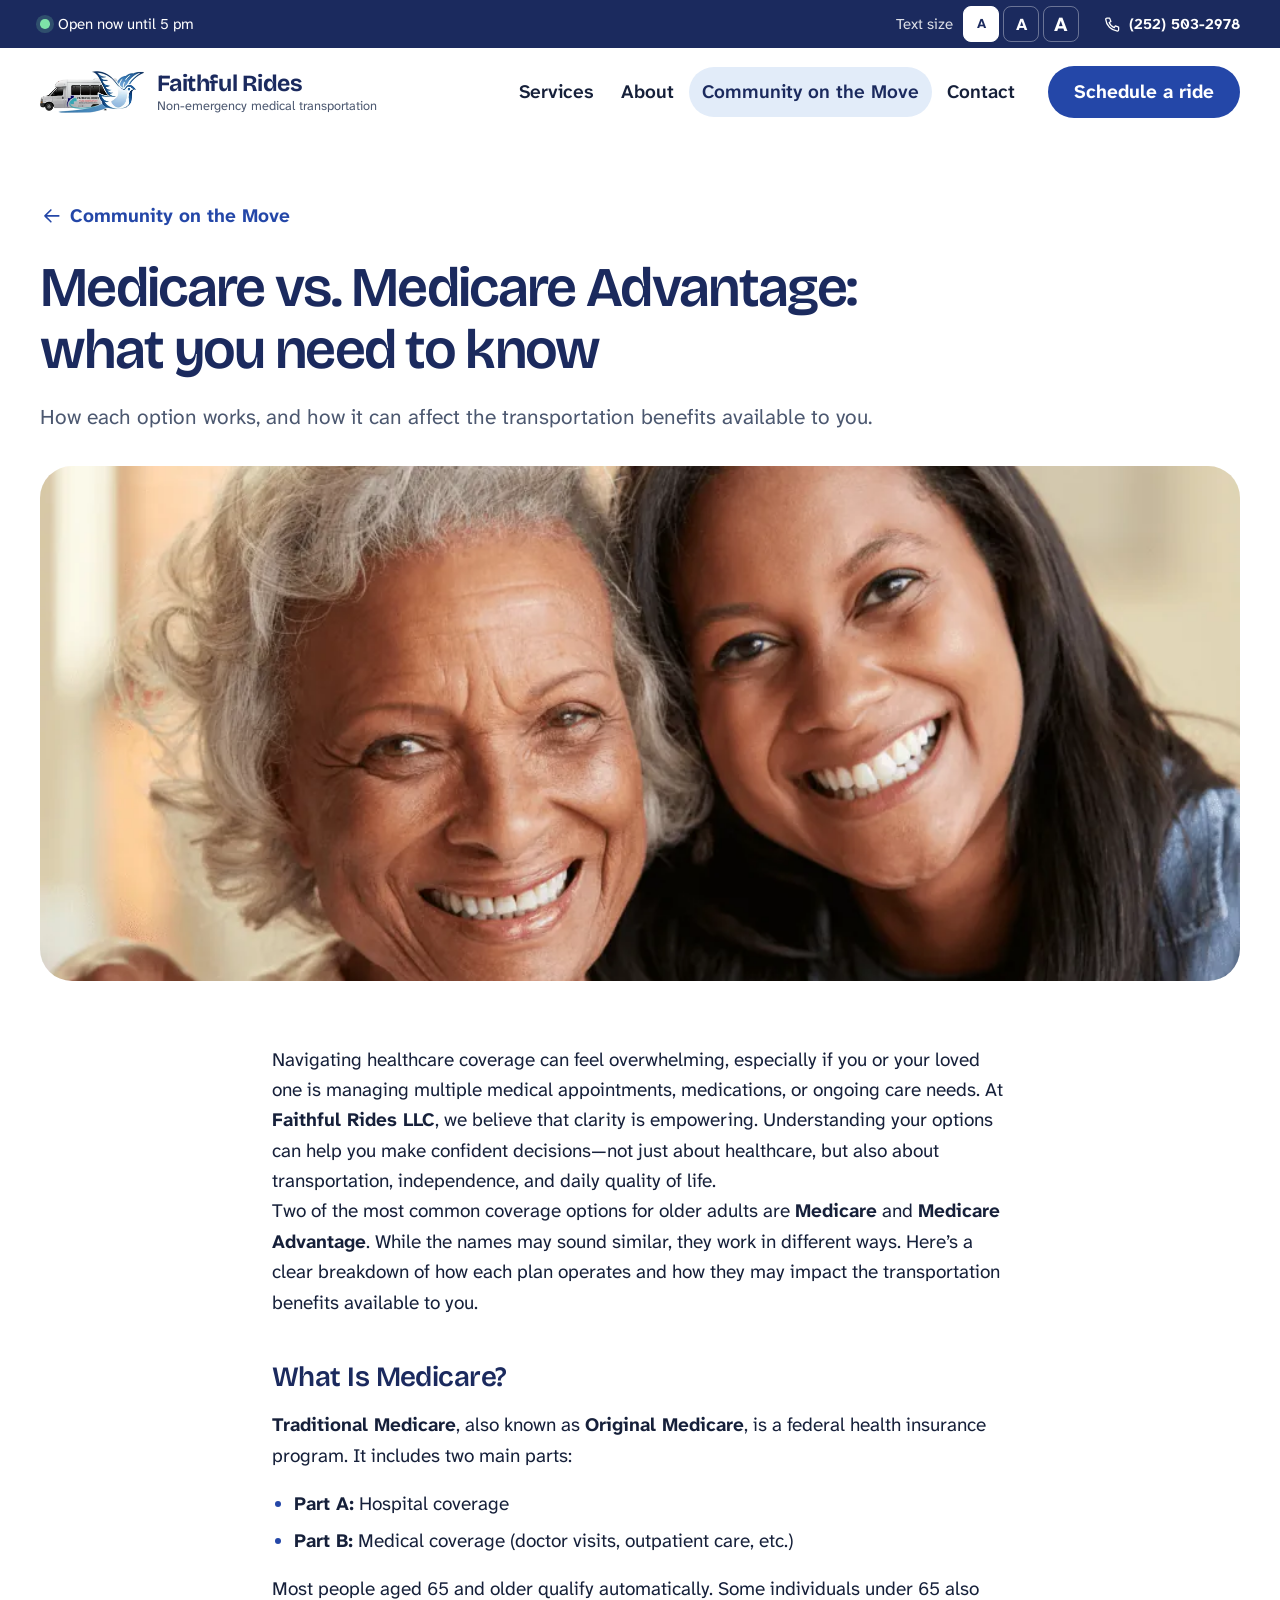
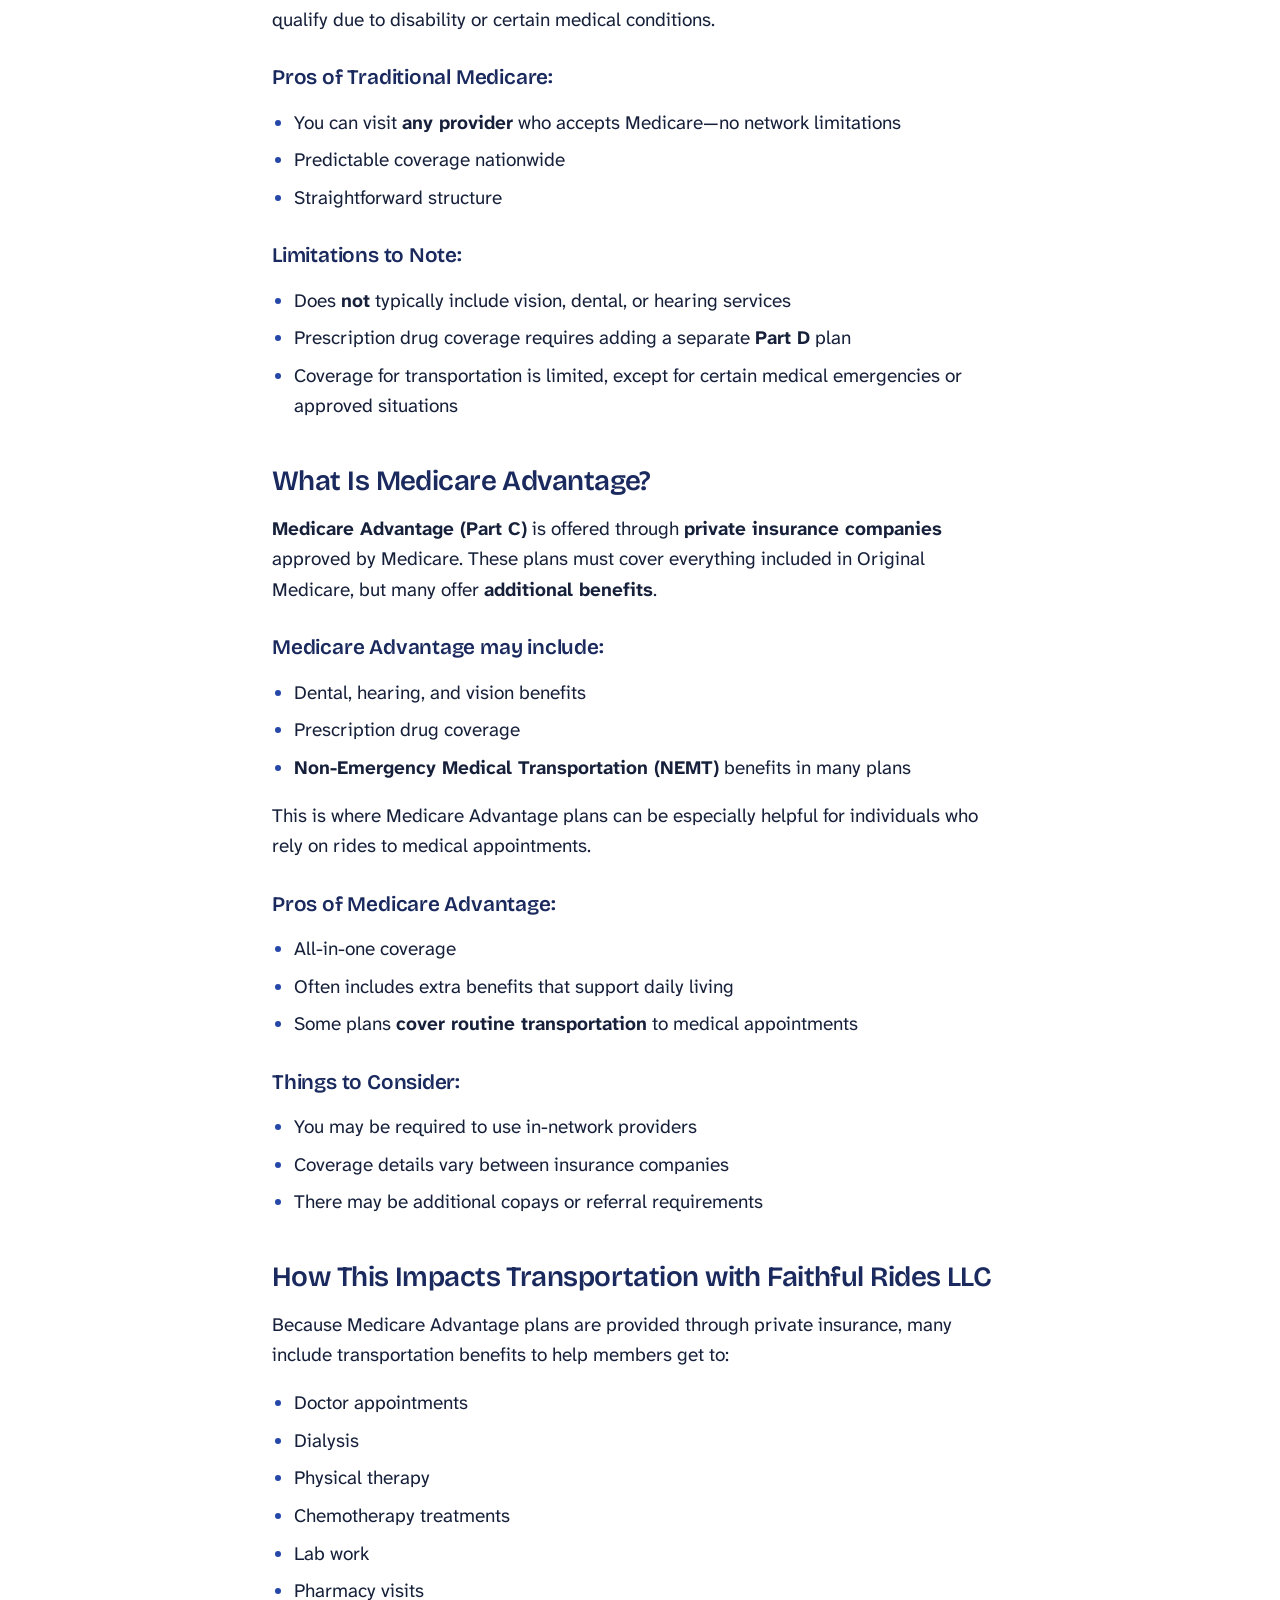
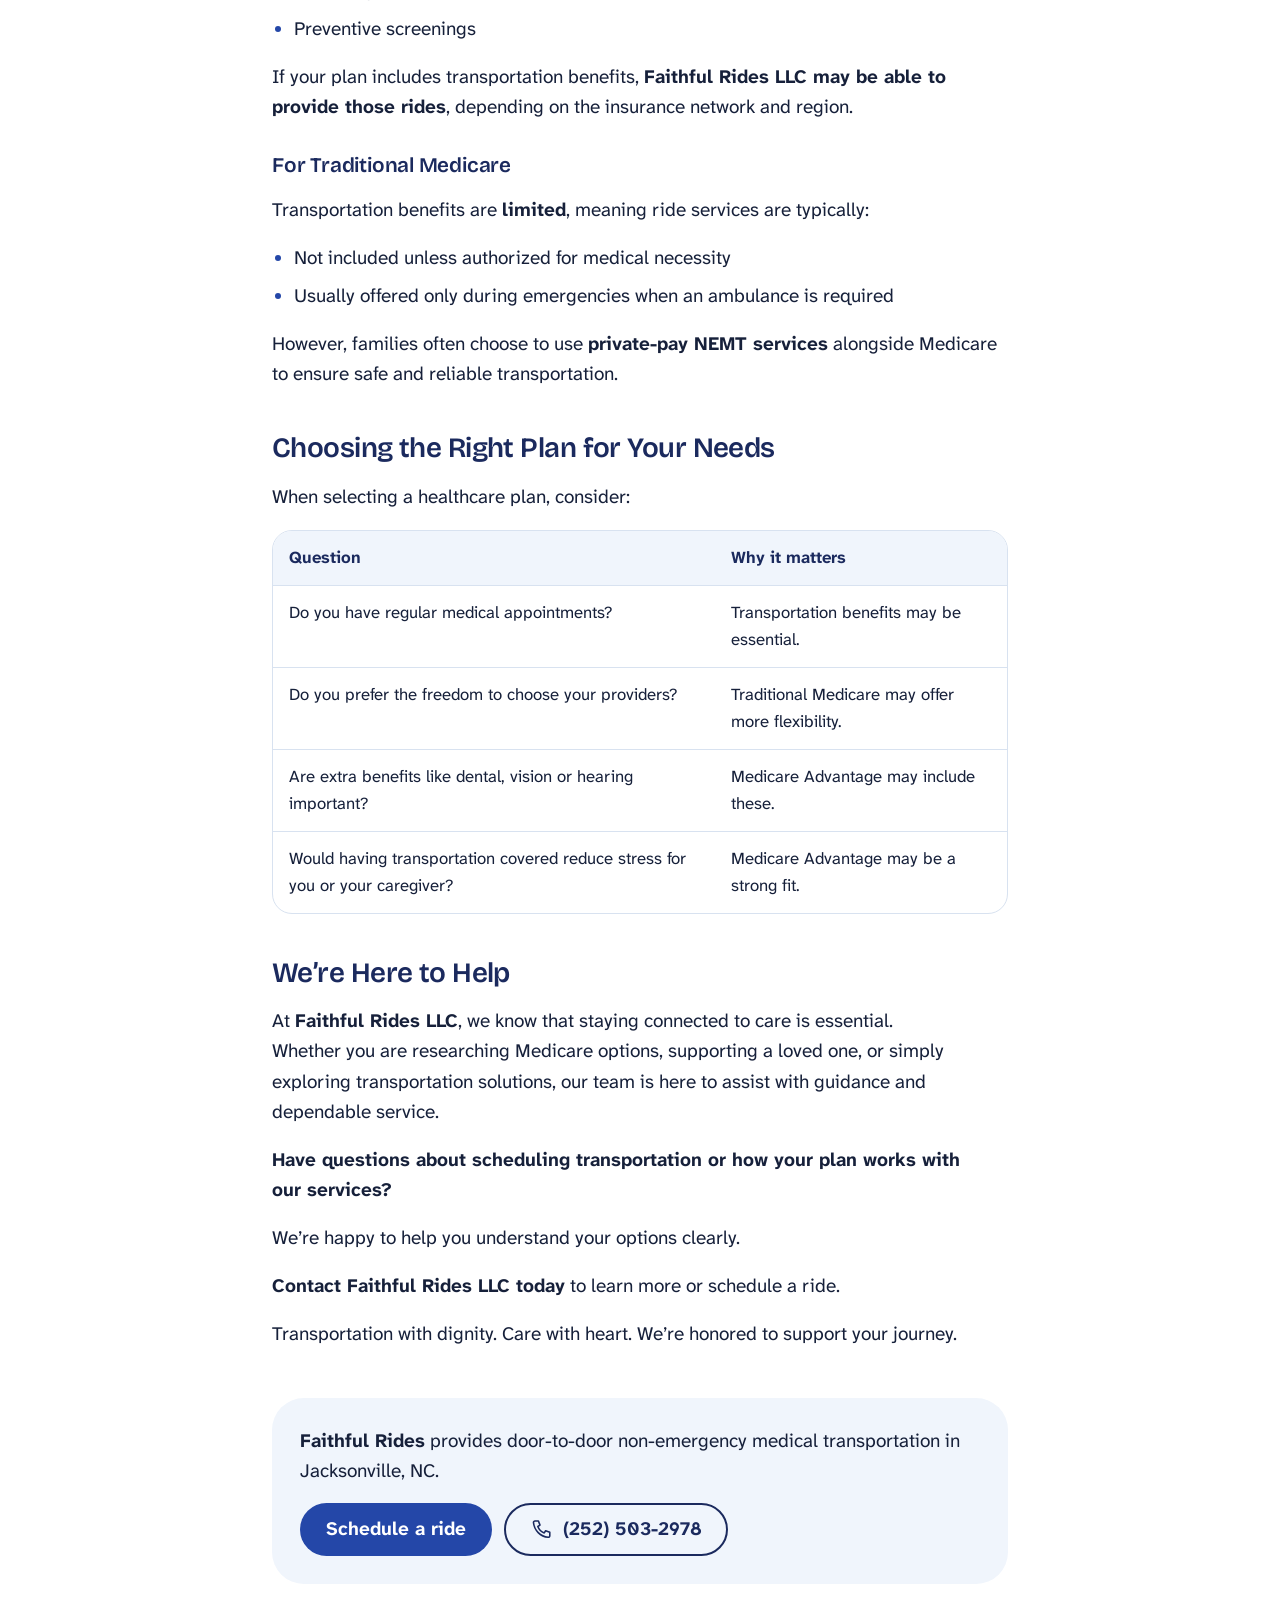
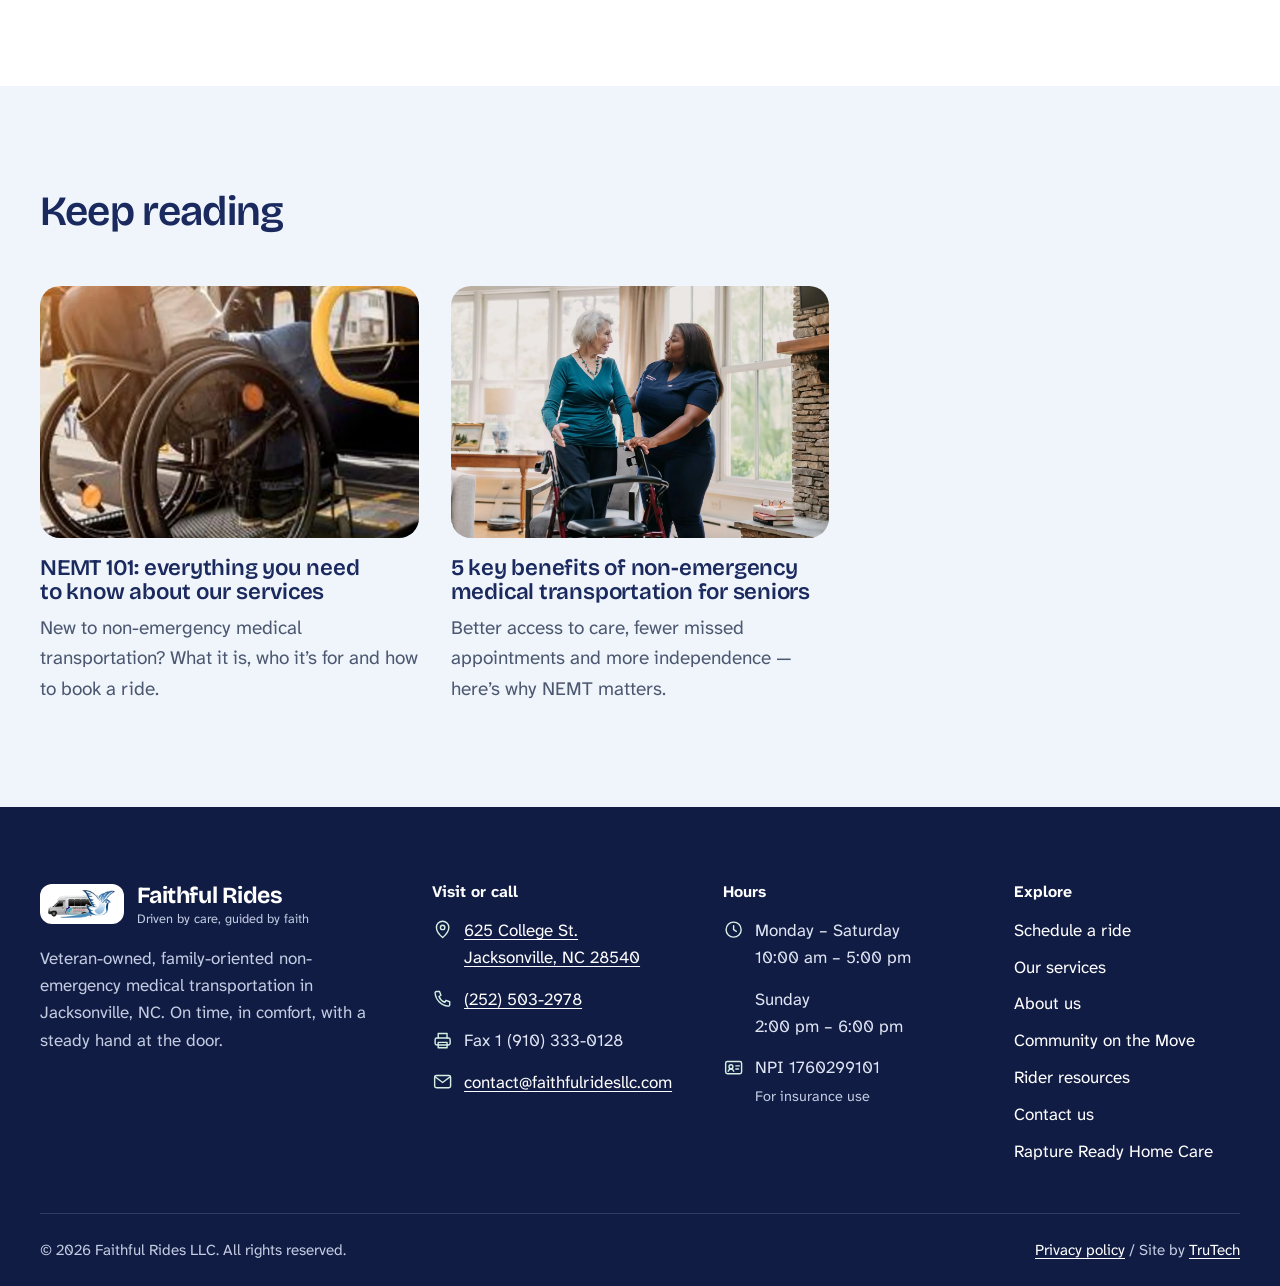
<file: newsroom/index.html>
<!doctype html>
<!-- Built by Truly Digital Solutions, LLC (TruTech) · https://trutech.us · Build TT-FR-2026-05 -->
<html lang="en">
<head>
<meta charset="utf-8">
<meta name="viewport" content="width=device-width, initial-scale=1">
<meta name="author" content="Truly Digital Solutions, LLC (TruTech)">
<meta name="generator" content="TruTech · trutech.us">
<meta name="trutech-build" content="TT-FR-2026-05">
<title>Medicare vs. Medicare Advantage: what you need to know | Faithful Rides</title>
<meta name="description" content="How each option works, and how it can affect the transportation benefits available to you.">
<link rel="canonical" href="https://www.faithfulridesllc.com/newsroom/">
<meta property="og:type" content="website">
<meta property="og:title" content="Medicare vs. Medicare Advantage: what you need to know | Faithful Rides">
<meta property="og:description" content="How each option works, and how it can affect the transportation benefits available to you.">
<meta property="og:url" content="https://www.faithfulridesllc.com/newsroom/">
<meta property="og:image" content="https://www.faithfulridesllc.com/assets/img/medicare.webp">
<meta name="theme-color" content="#1b2a5e">
<link rel="icon" href="../assets/img/favicon.png">
<link rel="apple-touch-icon" href="../assets/img/apple-touch-icon.png">
<link rel="preconnect" href="https://fonts.googleapis.com">
<link rel="preconnect" href="https://fonts.gstatic.com" crossorigin>
<link rel="stylesheet" href="https://fonts.googleapis.com/css2?family=Atkinson+Hyperlegible+Next:ital,wght@0,400;0,600;0,700;1,400&family=Bricolage+Grotesque:opsz,wght@12..96,500;12..96,600;12..96,700&display=swap">
<link rel="stylesheet" href="../assets/site.css">
<script>try{var s=localStorage.getItem('fr-size');if(s)document.documentElement.dataset.size=s}catch(e){}</script>
<script src="../assets/site.js" defer></script>

</head>
<body>
<a class="skip" href="#main">Skip to main content</a>
<div class="util">
  <div class="wrap util__in">
    <p class="util__status" data-status><span class="dot" aria-hidden="true"></span><span data-status-text>Mon – Sat 10 am – 5 pm, Sun 2 – 6 pm</span></p>
    <div class="util__right">
      <div class="size" role="group" aria-label="Text size">
        <span class="size__label">Text size</span>
        <button type="button" data-size-btn="1" aria-pressed="true" aria-label="Normal text">A</button>
        <button type="button" data-size-btn="2" aria-pressed="false" aria-label="Larger text">A</button>
        <button type="button" data-size-btn="3" aria-pressed="false" aria-label="Largest text">A</button>
      </div>
      <a class="util__phone" href="tel:+12525032978"><svg class="ic" viewBox="0 0 24 24" aria-hidden="true" fill="none" stroke="currentColor" stroke-width="1.6" stroke-linecap="round" stroke-linejoin="round"><path d="M5 4h3.5l1.6 4.2-2.2 1.4a11 11 0 0 0 6.5 6.5l1.4-2.2L20 15.5V19a1.5 1.5 0 0 1-1.6 1.5A16.5 16.5 0 0 1 3.5 5.6 1.5 1.5 0 0 1 5 4Z"/></svg><span>(252) 503-2978</span></a>
    </div>
  </div>
</div>
<header class="hdr" data-hdr>
  <div class="wrap hdr__in">
    <a class="brand" href="../" aria-label="Faithful Rides, home">
      <img src="../assets/img/logo.webp" alt="" width="408" height="166">
      <span class="brand__name">Faithful Rides<small>Non-emergency medical transportation</small></span>
    </a>
    <nav class="nav" aria-label="Main" data-nav>
      <ul><li><a href="../our-services/">Services</a></li><li><a href="../about-us/">About</a></li><li><a href="../community-on-the-move/" aria-current=page>Community on the Move</a></li><li><a href="../contact-us/">Contact</a></li></ul>
      <a class="btn btn--primary nav__cta" href="../schedule-a-ride/">Schedule a ride</a>
      <a class="nav__phone" href="tel:+12525032978"><svg class="ic" viewBox="0 0 24 24" aria-hidden="true" fill="none" stroke="currentColor" stroke-width="1.6" stroke-linecap="round" stroke-linejoin="round"><path d="M5 4h3.5l1.6 4.2-2.2 1.4a11 11 0 0 0 6.5 6.5l1.4-2.2L20 15.5V19a1.5 1.5 0 0 1-1.6 1.5A16.5 16.5 0 0 1 3.5 5.6 1.5 1.5 0 0 1 5 4Z"/></svg>(252) 503-2978</a>
    </nav>
    <button class="menu-btn" type="button" aria-expanded="false" aria-controls="menu" data-menu-btn><span class="menu-btn__bars" aria-hidden="true"></span><span data-menu-label>Menu</span></button>
  </div>
</header>
<main id="main">

<article class="post">
  <header class="post__head wrap">
    <p class="crumb"><a href="../community-on-the-move/"><svg class="ic" viewBox="0 0 24 24" aria-hidden="true" fill="none" stroke="currentColor" stroke-width="1.6" stroke-linecap="round" stroke-linejoin="round"><path d="M19 12H5M11 6l-6 6 6 6"/></svg>Community on the Move</a></p>
    <h1>Medicare vs. Medicare Advantage: what you need to know</h1>
    <p class="lead">How each option works, and how it can affect the transportation benefits available to you.</p>
  </header>
  <div class="post__hero wrap"><img src="../assets/img/medicare.webp" alt="" width="1200" height="800"></div>
  <div class="post__body wrap-narrow prose">
    <p>Navigating healthcare coverage can feel overwhelming, especially if you or your loved one is managing multiple medical appointments, medications, or ongoing care needs. At <strong>Faithful Rides LLC</strong>, we believe that clarity is empowering. Understanding your options can help you make confident decisions—not just about healthcare, but also about transportation, independence, and daily quality of life.<br>Two of the most common coverage options for older adults are <strong>Medicare</strong> and <strong>Medicare Advantage</strong>. While the names may sound similar, they work in different ways. Here’s a clear breakdown of how each plan operates and how they may impact the transportation benefits available to you.</p>
<h2>What Is Medicare?</h2>
<p><strong>Traditional Medicare</strong>, also known as <strong>Original Medicare</strong>, is a federal health insurance program. It includes two main parts:</p>
<ul>
<li><strong>Part A:</strong> Hospital coverage</li>
<li><strong>Part B:</strong> Medical coverage (doctor visits, outpatient care, etc.)</li>
</ul>
<p>Most people aged 65 and older qualify automatically. Some individuals under 65 also qualify due to disability or certain medical conditions.</p>
<h3>Pros of Traditional Medicare:</h3>
<ul>
<li>You can visit <strong>any provider</strong> who accepts Medicare—no network limitations</li>
<li>Predictable coverage nationwide</li>
<li>Straightforward structure</li>
</ul>
<h3>Limitations to Note:</h3>
<ul>
<li>Does <strong>not</strong> typically include vision, dental, or hearing services</li>
<li>Prescription drug coverage requires adding a separate <strong>Part D</strong> plan</li>
<li>Coverage for transportation is limited, except for certain medical emergencies or approved situations</li>
</ul>
<h2>What Is Medicare Advantage?</h2>
<p><strong>Medicare Advantage (Part C)</strong> is offered through <strong>private insurance companies</strong> approved by Medicare. These plans must cover everything included in Original Medicare, but many offer <strong>additional benefits</strong>.</p>
<h3>Medicare Advantage may include:</h3>
<ul>
<li>Dental, hearing, and vision benefits</li>
<li>Prescription drug coverage</li>
<li><strong>Non-Emergency Medical Transportation (NEMT)</strong> benefits in many plans</li>
</ul>
<p>This is where Medicare Advantage plans can be especially helpful for individuals who rely on rides to medical appointments.</p>
<h3>Pros of Medicare Advantage:</h3>
<ul>
<li>All-in-one coverage</li>
<li>Often includes extra benefits that support daily living</li>
<li>Some plans <strong>cover routine transportation</strong> to medical appointments</li>
</ul>
<h3>Things to Consider:</h3>
<ul>
<li>You may be required to use in-network providers</li>
<li>Coverage details vary between insurance companies</li>
<li>There may be additional copays or referral requirements</li>
</ul>
<h2>How This Impacts Transportation with Faithful Rides LLC</h2>
<p>Because Medicare Advantage plans are provided through private insurance, many include transportation benefits to help members get to:</p>
<ul>
<li>Doctor appointments</li>
<li>Dialysis</li>
<li>Physical therapy</li>
<li>Chemotherapy treatments</li>
<li>Lab work</li>
<li>Pharmacy visits</li>
<li>Preventive screenings</li>
</ul>
<p>If your plan includes transportation benefits, <strong>Faithful Rides LLC may be able to provide those rides</strong>, depending on the insurance network and region.</p>
<h3>For Traditional Medicare</h3>
<p>Transportation benefits are <strong>limited</strong>, meaning ride services are typically:</p>
<ul>
<li>Not included unless authorized for medical necessity</li>
<li>Usually offered only during emergencies when an ambulance is required</li>
</ul>
<p>However, families often choose to use <strong>private-pay NEMT services</strong> alongside Medicare to ensure safe and reliable transportation.</p>
<h2>Choosing the Right Plan for Your Needs</h2>
<p>When selecting a healthcare plan, consider:</p><div class="tablewrap"><table><thead><tr><th scope="col">Question</th><th scope="col">Why it matters</th></tr></thead><tbody>
<tr><td>Do you have regular medical appointments?</td><td>Transportation benefits may be essential.</td></tr>
<tr><td>Do you prefer the freedom to choose your providers?</td><td>Traditional Medicare may offer more flexibility.</td></tr>
<tr><td>Are extra benefits like dental, vision or hearing important?</td><td>Medicare Advantage may include these.</td></tr>
<tr><td>Would having transportation covered reduce stress for you or your caregiver?</td><td>Medicare Advantage may be a strong fit.</td></tr>
</tbody></table></div>
<h2>We’re Here to Help</h2>
<p>At <strong>Faithful Rides LLC</strong>, we know that staying connected to care is essential. Whether you are researching Medicare options, supporting a loved one, or simply exploring transportation solutions, our team is here to assist with guidance and dependable service.</p>
<p><strong>Have questions about scheduling transportation or how your plan works with our services?</strong></p>
<p>We’re happy to help you understand your options clearly.</p>
<p><strong>Contact Faithful Rides LLC today</strong> to learn more or schedule a ride.</p>
<p>Transportation with dignity. Care with heart. We’re honored to support your journey.</p>
    <aside class="post__cta">
      <p><strong>Faithful Rides</strong> provides door-to-door non-emergency medical transportation in Jacksonville, NC.</p>
      <p><a class="btn btn--primary" href="../schedule-a-ride/">Schedule a ride</a> <a class="btn btn--outline" href="tel:+12525032978"><svg class="ic" viewBox="0 0 24 24" aria-hidden="true" fill="none" stroke="currentColor" stroke-width="1.6" stroke-linecap="round" stroke-linejoin="round"><path d="M5 4h3.5l1.6 4.2-2.2 1.4a11 11 0 0 0 6.5 6.5l1.4-2.2L20 15.5V19a1.5 1.5 0 0 1-1.6 1.5A16.5 16.5 0 0 1 3.5 5.6 1.5 1.5 0 0 1 5 4Z"/></svg>(252) 503-2978</a></p>
    </aside>
  </div>
</article>
<section class="sec sec--sky">
  <div class="wrap"><div class="sec__head"><h2>Keep reading</h2></div><div class="acards"><article class="acard"><a class="acard__link" href="../nemt-101-everything-you-need-to-know-about-our-services/">
      <div class="acard__img"><img src="../assets/img/ramp.webp" alt="" loading="lazy"></div>
      <h3>NEMT 101: everything you need to know about our services</h3><p>New to non-emergency medical transportation? What it is, who it’s for and how to book a ride.</p></a></article><article class="acard"><a class="acard__link" href="../5-key-benefits-of-non-emergency-medical-transportation-for-senior-citizens/">
      <div class="acard__img"><img src="../assets/img/walker.webp" alt="" loading="lazy"></div>
      <h3>5 key benefits of non-emergency medical transportation for seniors</h3><p>Better access to care, fewer missed appointments and more independence — here’s why NEMT matters.</p></a></article></div></div>
</section>
</main>
<footer class="ftr">
  <div class="wrap ftr__grid">
    <div class="ftr__about">
      <a class="brand brand--ftr" href="../"><img src="../assets/img/logo.webp" alt="" width="408" height="166"><span class="brand__name">Faithful Rides<small>Driven by care, guided by faith</small></span></a>
      <p>Veteran-owned, family-oriented non-emergency medical transportation in Jacksonville, NC. On time, in comfort, with a steady hand at the door.</p>
    </div>
    <div>
      <h2 class="ftr__h">Visit or call</h2>
      <ul class="ftr__list">
        <li><svg class="ic" viewBox="0 0 24 24" aria-hidden="true" fill="none" stroke="currentColor" stroke-width="1.6" stroke-linecap="round" stroke-linejoin="round"><path d="M12 21s-7-6.2-7-11.5a7 7 0 0 1 14 0C19 14.8 12 21 12 21Z"/><circle cx="12" cy="9.5" r="2.5"/></svg><a href="https://maps.google.com/maps?q=625+College+St.%2C+Jacksonville%2C+NC+28540" target="_blank" rel="noopener">625 College St.<br>Jacksonville, NC 28540</a></li>
        <li><svg class="ic" viewBox="0 0 24 24" aria-hidden="true" fill="none" stroke="currentColor" stroke-width="1.6" stroke-linecap="round" stroke-linejoin="round"><path d="M5 4h3.5l1.6 4.2-2.2 1.4a11 11 0 0 0 6.5 6.5l1.4-2.2L20 15.5V19a1.5 1.5 0 0 1-1.6 1.5A16.5 16.5 0 0 1 3.5 5.6 1.5 1.5 0 0 1 5 4Z"/></svg><a href="tel:+12525032978">(252) 503-2978</a></li>
        <li><svg class="ic" viewBox="0 0 24 24" aria-hidden="true" fill="none" stroke="currentColor" stroke-width="1.6" stroke-linecap="round" stroke-linejoin="round"><path d="M7 9V4h10v5"/><rect x="3.5" y="9" width="17" height="8" rx="2"/><path d="M7 14h10v6H7z"/></svg><span>Fax 1 (910) 333-0128</span></li>
        <li><svg class="ic" viewBox="0 0 24 24" aria-hidden="true" fill="none" stroke="currentColor" stroke-width="1.6" stroke-linecap="round" stroke-linejoin="round"><rect x="3" y="5" width="18" height="14" rx="2"/><path d="m3.5 6.5 8.5 6.5 8.5-6.5"/></svg><a href="mailto:contact@faithfulridesllc.com">contact@faithfulridesllc.com</a></li>
      </ul>
    </div>
    <div>
      <h2 class="ftr__h">Hours</h2>
      <ul class="ftr__list"><li><svg class="ic" viewBox="0 0 24 24" aria-hidden="true" fill="none" stroke="currentColor" stroke-width="1.6" stroke-linecap="round" stroke-linejoin="round"><circle cx="12" cy="12" r="8.5"/><path d="M12 7.5V12l3 2"/></svg><span>Monday – Saturday<br>10:00 am – 5:00 pm</span></li><li><span class=ic></span><span>Sunday<br>2:00 pm – 6:00 pm</span></li>
        <li><svg class="ic" viewBox="0 0 24 24" aria-hidden="true" fill="none" stroke="currentColor" stroke-width="1.6" stroke-linecap="round" stroke-linejoin="round"><rect x="3" y="5" width="18" height="14" rx="2"/><circle cx="9" cy="11" r="2.2"/><path d="M5.8 16c.6-1.6 1.8-2.4 3.2-2.4s2.6.8 3.2 2.4M14.5 10h4M14.5 13.5h3"/></svg><span>NPI 1760299101<br><small>For insurance use</small></span></li>
      </ul>
    </div>
    <div>
      <h2 class="ftr__h">Explore</h2>
      <ul class="ftr__links">
        <li><a href="../schedule-a-ride/">Schedule a ride</a></li>
        <li><a href="../our-services/">Our services</a></li>
        <li><a href="../about-us/">About us</a></li>
        <li><a href="../community-on-the-move/">Community on the Move</a></li>
        <li><a href="../resources/">Rider resources</a></li>
        <li><a href="../contact-us/">Contact us</a></li>
        <li><a href="https://www.rapturereadyhomecare.com" target="_blank" rel="noopener">Rapture Ready Home Care</a></li>
      </ul>
    </div>
  </div>
  <div class="wrap ftr__legal">
    <p>© <span data-year>2026</span> Faithful Rides LLC. All rights reserved.</p>
    <p><a href="../privacy-policy/">Privacy policy</a> <span aria-hidden="true">/</span> Site by <a href="https://trutech.us" target="_blank" rel="noopener">TruTech</a></p>
  </div>
</footer>
</body>
</html>
</file>
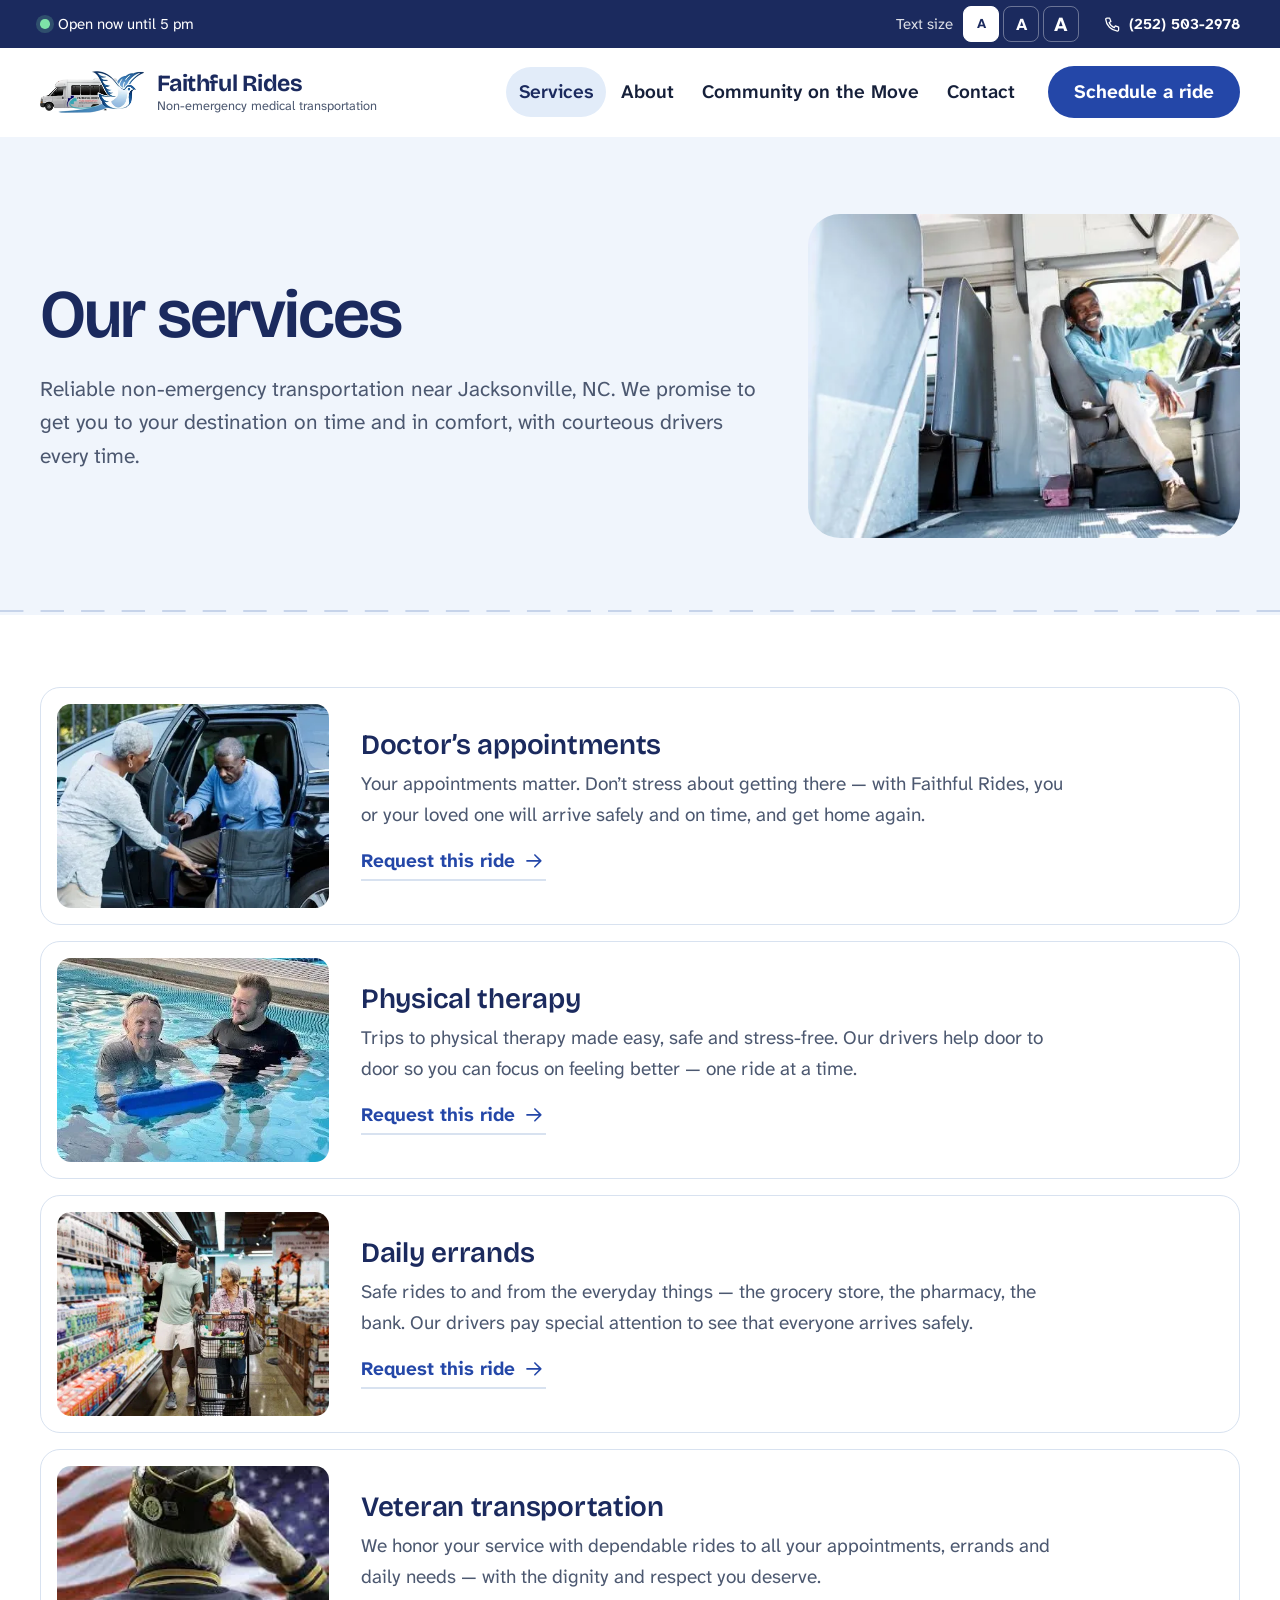
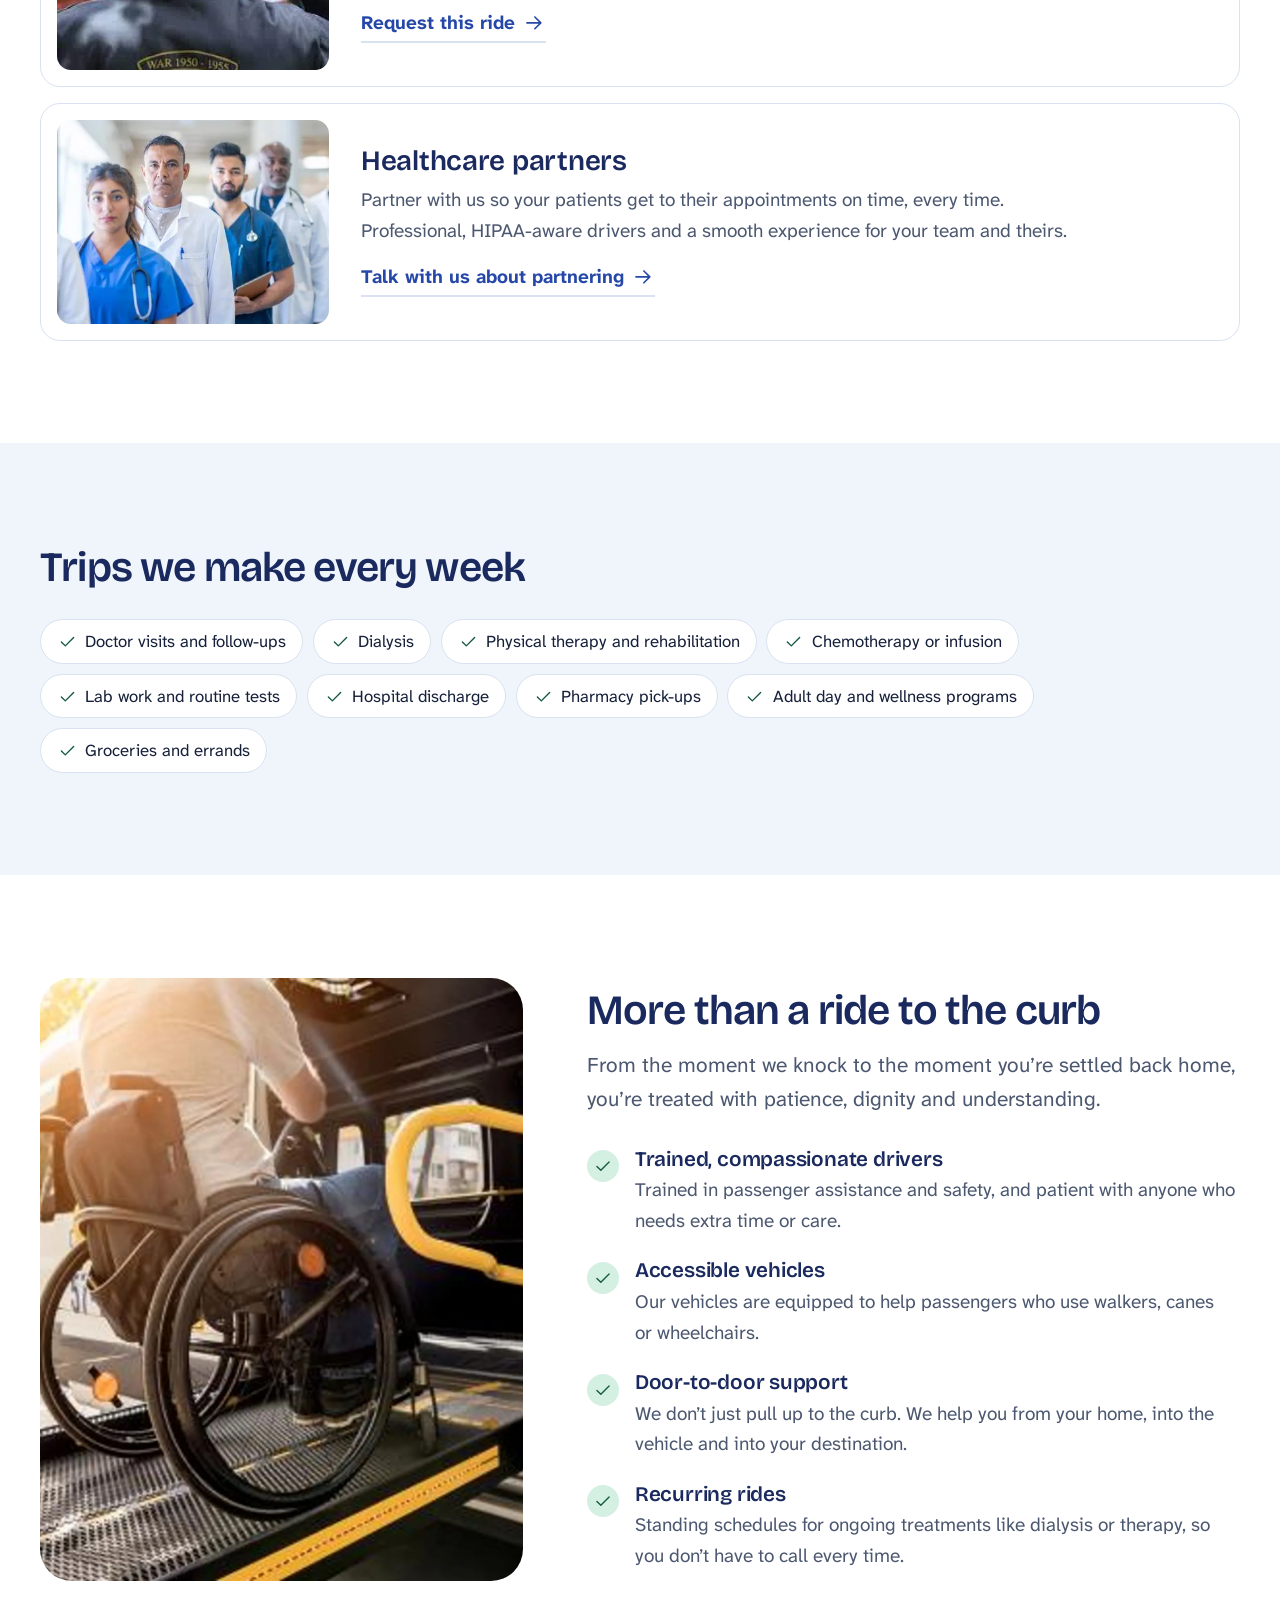
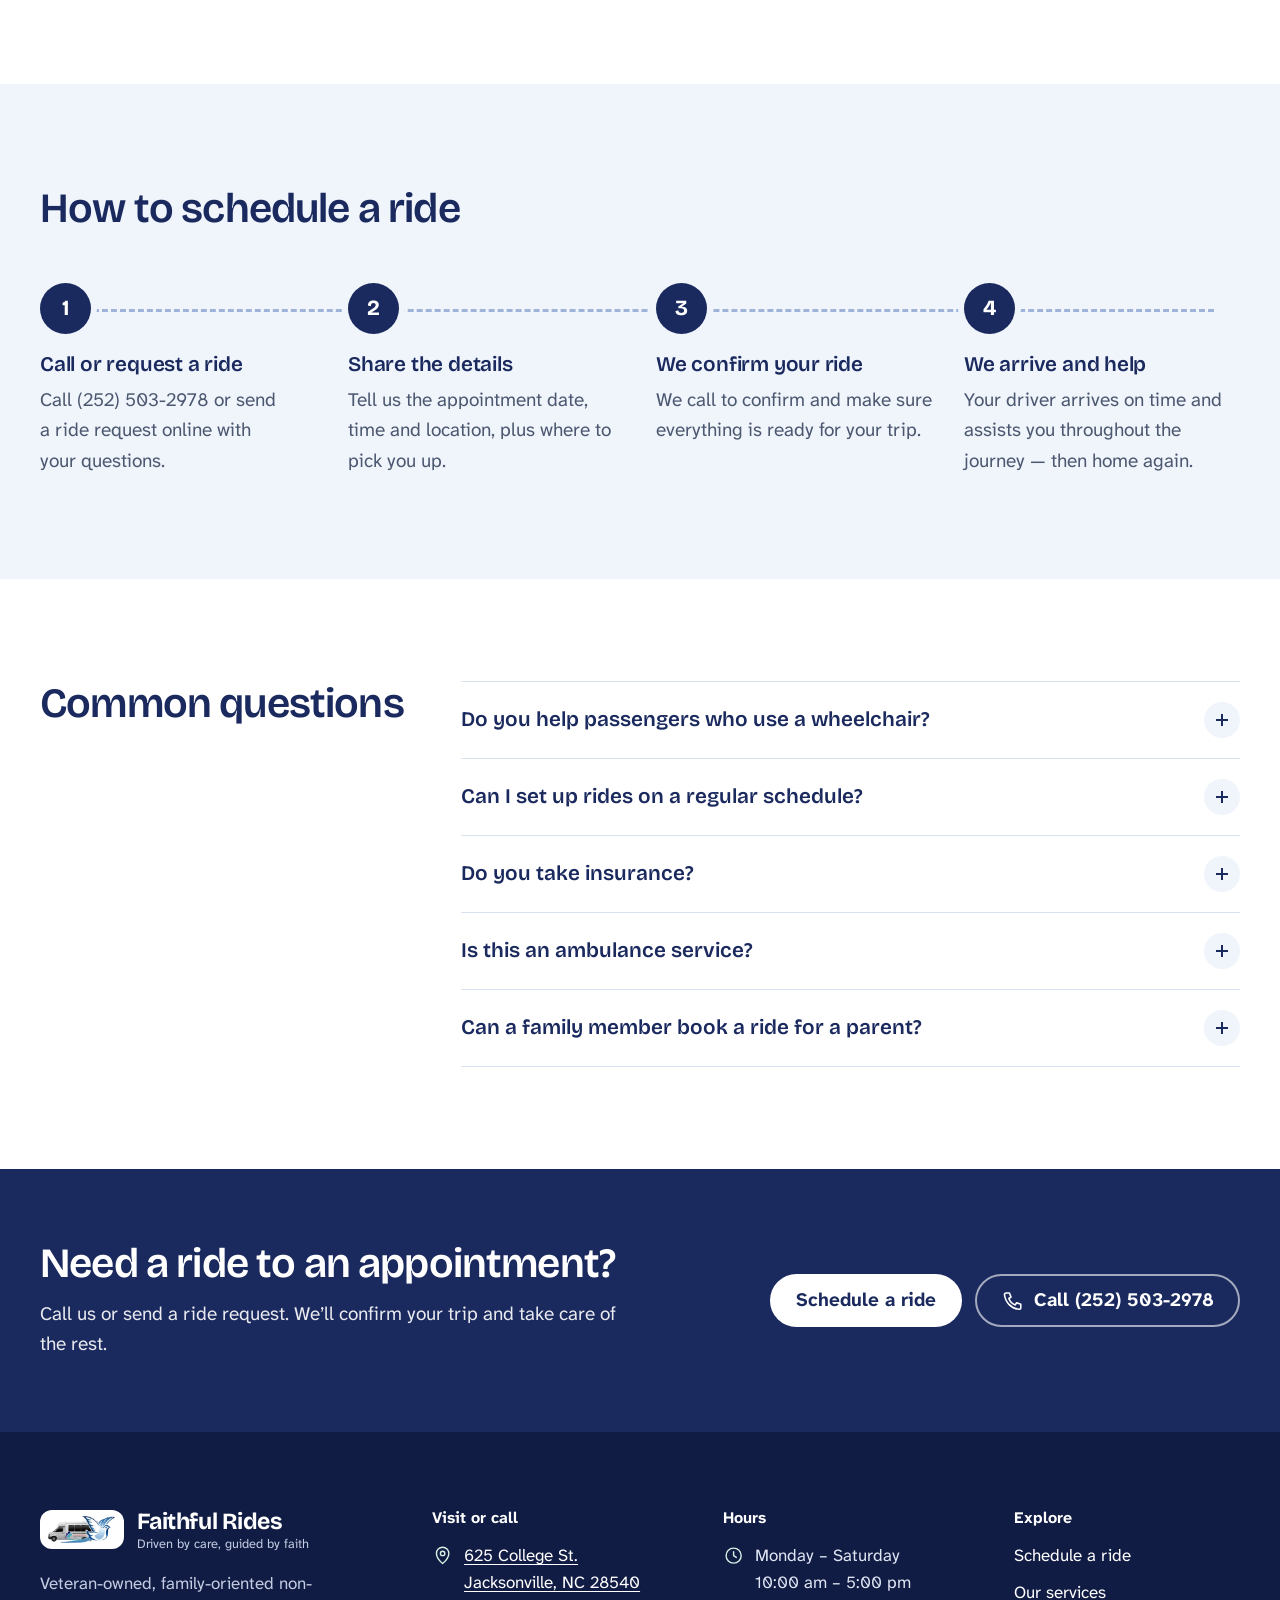
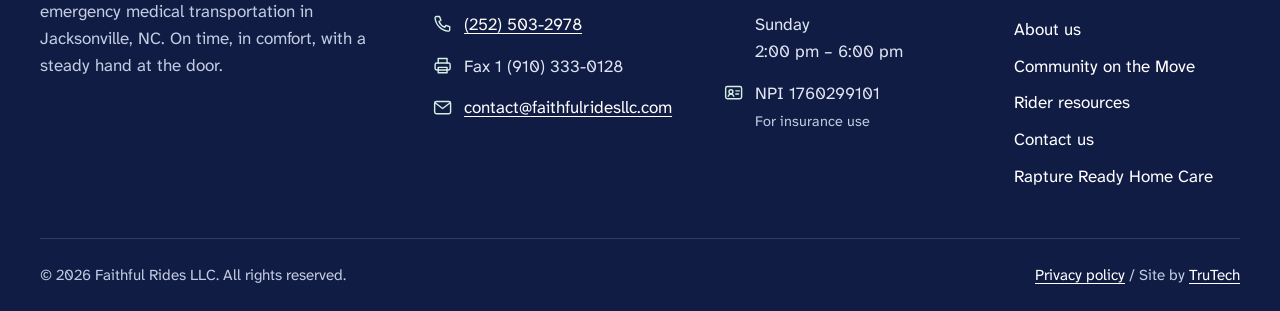
<file: our-services/index.html>
<!doctype html>
<!-- Built by Truly Digital Solutions, LLC (TruTech) · https://trutech.us · Build TT-FR-2026-05 -->
<html lang="en">
<head>
<meta charset="utf-8">
<meta name="viewport" content="width=device-width, initial-scale=1">
<meta name="author" content="Truly Digital Solutions, LLC (TruTech)">
<meta name="generator" content="TruTech · trutech.us">
<meta name="trutech-build" content="TT-FR-2026-05">
<title>NEMT Services in Jacksonville, NC | Faithful Rides</title>
<meta name="description" content="Rides to doctor appointments, physical therapy, dialysis, errands and veteran appointments in Jacksonville, NC. Healthcare partner transportation with HIPAA-aware drivers.">
<link rel="canonical" href="https://www.faithfulridesllc.com/our-services/">
<meta property="og:type" content="website">
<meta property="og:title" content="NEMT Services in Jacksonville, NC | Faithful Rides">
<meta property="og:description" content="Rides to doctor appointments, physical therapy, dialysis, errands and veteran appointments in Jacksonville, NC. Healthcare partner transportation with HIPAA-aware drivers.">
<meta property="og:url" content="https://www.faithfulridesllc.com/our-services/">
<meta property="og:image" content="https://www.faithfulridesllc.com/assets/img/hero-lift.webp">
<meta name="theme-color" content="#1b2a5e">
<link rel="icon" href="../assets/img/favicon.png">
<link rel="apple-touch-icon" href="../assets/img/apple-touch-icon.png">
<link rel="preconnect" href="https://fonts.googleapis.com">
<link rel="preconnect" href="https://fonts.gstatic.com" crossorigin>
<link rel="stylesheet" href="https://fonts.googleapis.com/css2?family=Atkinson+Hyperlegible+Next:ital,wght@0,400;0,600;0,700;1,400&family=Bricolage+Grotesque:opsz,wght@12..96,500;12..96,600;12..96,700&display=swap">
<link rel="stylesheet" href="../assets/site.css">
<script>try{var s=localStorage.getItem('fr-size');if(s)document.documentElement.dataset.size=s}catch(e){}</script>
<script src="../assets/site.js" defer></script>

</head>
<body>
<a class="skip" href="#main">Skip to main content</a>
<div class="util">
  <div class="wrap util__in">
    <p class="util__status" data-status><span class="dot" aria-hidden="true"></span><span data-status-text>Mon – Sat 10 am – 5 pm, Sun 2 – 6 pm</span></p>
    <div class="util__right">
      <div class="size" role="group" aria-label="Text size">
        <span class="size__label">Text size</span>
        <button type="button" data-size-btn="1" aria-pressed="true" aria-label="Normal text">A</button>
        <button type="button" data-size-btn="2" aria-pressed="false" aria-label="Larger text">A</button>
        <button type="button" data-size-btn="3" aria-pressed="false" aria-label="Largest text">A</button>
      </div>
      <a class="util__phone" href="tel:+12525032978"><svg class="ic" viewBox="0 0 24 24" aria-hidden="true" fill="none" stroke="currentColor" stroke-width="1.6" stroke-linecap="round" stroke-linejoin="round"><path d="M5 4h3.5l1.6 4.2-2.2 1.4a11 11 0 0 0 6.5 6.5l1.4-2.2L20 15.5V19a1.5 1.5 0 0 1-1.6 1.5A16.5 16.5 0 0 1 3.5 5.6 1.5 1.5 0 0 1 5 4Z"/></svg><span>(252) 503-2978</span></a>
    </div>
  </div>
</div>
<header class="hdr" data-hdr>
  <div class="wrap hdr__in">
    <a class="brand" href="../" aria-label="Faithful Rides, home">
      <img src="../assets/img/logo.webp" alt="" width="408" height="166">
      <span class="brand__name">Faithful Rides<small>Non-emergency medical transportation</small></span>
    </a>
    <nav class="nav" aria-label="Main" data-nav>
      <ul><li><a href="../our-services/" aria-current=page>Services</a></li><li><a href="../about-us/">About</a></li><li><a href="../community-on-the-move/">Community on the Move</a></li><li><a href="../contact-us/">Contact</a></li></ul>
      <a class="btn btn--primary nav__cta" href="../schedule-a-ride/">Schedule a ride</a>
      <a class="nav__phone" href="tel:+12525032978"><svg class="ic" viewBox="0 0 24 24" aria-hidden="true" fill="none" stroke="currentColor" stroke-width="1.6" stroke-linecap="round" stroke-linejoin="round"><path d="M5 4h3.5l1.6 4.2-2.2 1.4a11 11 0 0 0 6.5 6.5l1.4-2.2L20 15.5V19a1.5 1.5 0 0 1-1.6 1.5A16.5 16.5 0 0 1 3.5 5.6 1.5 1.5 0 0 1 5 4Z"/></svg>(252) 503-2978</a>
    </nav>
    <button class="menu-btn" type="button" aria-expanded="false" aria-controls="menu" data-menu-btn><span class="menu-btn__bars" aria-hidden="true"></span><span data-menu-label>Menu</span></button>
  </div>
</header>
<main id="main">
<section class="phead phead--img">
  <div class="wrap phead__in">
    <div class="phead__txt"><h1>Our services</h1><p class="lead">Reliable non-emergency transportation near Jacksonville, NC. We promise to get you to your destination on time and in comfort, with courteous drivers every time.</p></div><div class="phead__img"><img src="../assets/img/driver-smile.webp" alt="" width="1400" height="933"></div>
  </div>
  <svg class="phead__road" viewBox="0 0 1200 40" preserveAspectRatio="none" aria-hidden="true"><path d="M0 20 H1200"/></svg>
</section>
<section class="sec sec--flush">
  <div class="wrap"><ul class="svcs"><li class="svc" id="doctor">
      <div class="svc__img"><img src="../assets/img/doctor.webp" alt="An older man being helped from a car into his wheelchair" loading="lazy"></div>
      <div class="svc__txt"><h3>Doctor’s appointments</h3><p>Your appointments matter. Don’t stress about getting there — with Faithful Rides, you or your loved one will arrive safely and on time, and get home again.</p><a class="textlink" href="../schedule-a-ride/?ride=Doctor’s appointments">Request this ride<svg class="ic" viewBox="0 0 24 24" aria-hidden="true" fill="none" stroke="currentColor" stroke-width="1.6" stroke-linecap="round" stroke-linejoin="round"><path d="M5 12h14M13 6l6 6-6 6"/></svg></a></div>
    </li><li class="svc" id="therapy">
      <div class="svc__img"><img src="../assets/img/therapy.webp" alt="An older man smiling during aquatic physical therapy" loading="lazy"></div>
      <div class="svc__txt"><h3>Physical therapy</h3><p>Trips to physical therapy made easy, safe and stress-free. Our drivers help door to door so you can focus on feeling better — one ride at a time.</p><a class="textlink" href="../schedule-a-ride/?ride=Physical therapy">Request this ride<svg class="ic" viewBox="0 0 24 24" aria-hidden="true" fill="none" stroke="currentColor" stroke-width="1.6" stroke-linecap="round" stroke-linejoin="round"><path d="M5 12h14M13 6l6 6-6 6"/></svg></a></div>
    </li><li class="svc" id="errands">
      <div class="svc__img"><img src="../assets/img/grocery.webp" alt="A driver helping an older woman push her cart in a grocery store" loading="lazy"></div>
      <div class="svc__txt"><h3>Daily errands</h3><p>Safe rides to and from the everyday things — the grocery store, the pharmacy, the bank. Our drivers pay special attention to see that everyone arrives safely.</p><a class="textlink" href="../schedule-a-ride/?ride=Daily errands">Request this ride<svg class="ic" viewBox="0 0 24 24" aria-hidden="true" fill="none" stroke="currentColor" stroke-width="1.6" stroke-linecap="round" stroke-linejoin="round"><path d="M5 12h14M13 6l6 6-6 6"/></svg></a></div>
    </li><li class="svc" id="veterans">
      <div class="svc__img"><img src="../assets/img/veteran.webp" alt="A veteran being helped into a vehicle" loading="lazy"></div>
      <div class="svc__txt"><h3>Veteran transportation</h3><p>We honor your service with dependable rides to all your appointments, errands and daily needs — with the dignity and respect you deserve.</p><a class="textlink" href="../schedule-a-ride/?ride=Veteran transportation">Request this ride<svg class="ic" viewBox="0 0 24 24" aria-hidden="true" fill="none" stroke="currentColor" stroke-width="1.6" stroke-linecap="round" stroke-linejoin="round"><path d="M5 12h14M13 6l6 6-6 6"/></svg></a></div>
    </li><li class="svc" id="partners">
      <div class="svc__img"><img src="../assets/img/partners.webp" alt="A team of doctors and nurses" loading="lazy"></div>
      <div class="svc__txt"><h3>Healthcare partners</h3><p>Partner with us so your patients get to their appointments on time, every time. Professional, HIPAA-aware drivers and a smooth experience for your team and theirs.</p><a class="textlink" href="../contact-us/">Talk with us about partnering<svg class="ic" viewBox="0 0 24 24" aria-hidden="true" fill="none" stroke="currentColor" stroke-width="1.6" stroke-linecap="round" stroke-linejoin="round"><path d="M5 12h14M13 6l6 6-6 6"/></svg></a></div>
    </li></ul></div>
</section>
<section class="sec sec--sky">
  <div class="wrap trips trips--page"><h2>Trips we make every week</h2><ul class="chips"><li><svg class="ic" viewBox="0 0 24 24" aria-hidden="true" fill="none" stroke="currentColor" stroke-width="1.6" stroke-linecap="round" stroke-linejoin="round"><path d="m5 12.5 4.5 4.5L19 7.5"/></svg>Doctor visits and follow-ups</li><li><svg class="ic" viewBox="0 0 24 24" aria-hidden="true" fill="none" stroke="currentColor" stroke-width="1.6" stroke-linecap="round" stroke-linejoin="round"><path d="m5 12.5 4.5 4.5L19 7.5"/></svg>Dialysis</li><li><svg class="ic" viewBox="0 0 24 24" aria-hidden="true" fill="none" stroke="currentColor" stroke-width="1.6" stroke-linecap="round" stroke-linejoin="round"><path d="m5 12.5 4.5 4.5L19 7.5"/></svg>Physical therapy and rehabilitation</li><li><svg class="ic" viewBox="0 0 24 24" aria-hidden="true" fill="none" stroke="currentColor" stroke-width="1.6" stroke-linecap="round" stroke-linejoin="round"><path d="m5 12.5 4.5 4.5L19 7.5"/></svg>Chemotherapy or infusion</li><li><svg class="ic" viewBox="0 0 24 24" aria-hidden="true" fill="none" stroke="currentColor" stroke-width="1.6" stroke-linecap="round" stroke-linejoin="round"><path d="m5 12.5 4.5 4.5L19 7.5"/></svg>Lab work and routine tests</li><li><svg class="ic" viewBox="0 0 24 24" aria-hidden="true" fill="none" stroke="currentColor" stroke-width="1.6" stroke-linecap="round" stroke-linejoin="round"><path d="m5 12.5 4.5 4.5L19 7.5"/></svg>Hospital discharge</li><li><svg class="ic" viewBox="0 0 24 24" aria-hidden="true" fill="none" stroke="currentColor" stroke-width="1.6" stroke-linecap="round" stroke-linejoin="round"><path d="m5 12.5 4.5 4.5L19 7.5"/></svg>Pharmacy pick-ups</li><li><svg class="ic" viewBox="0 0 24 24" aria-hidden="true" fill="none" stroke="currentColor" stroke-width="1.6" stroke-linecap="round" stroke-linejoin="round"><path d="m5 12.5 4.5 4.5L19 7.5"/></svg>Adult day and wellness programs</li><li><svg class="ic" viewBox="0 0 24 24" aria-hidden="true" fill="none" stroke="currentColor" stroke-width="1.6" stroke-linecap="round" stroke-linejoin="round"><path d="m5 12.5 4.5 4.5L19 7.5"/></svg>Groceries and errands</li></ul></div>
</section>
<section class="sec">
  <div class="wrap split">
    <div class="split__img"><img src="../assets/img/ramp.webp" alt="A passenger in a wheelchair on a vehicle lift" loading="lazy" width="1200" height="1500"></div>
    <div class="split__txt">
      <h2>More than a ride to the curb</h2>
      <p class="split__lead">From the moment we knock to the moment you’re settled back home, you’re treated with patience, dignity and understanding.</p>
      <ul class="d2d"><li><svg class="ic" viewBox="0 0 24 24" aria-hidden="true" fill="none" stroke="currentColor" stroke-width="1.6" stroke-linecap="round" stroke-linejoin="round"><path d="m5 12.5 4.5 4.5L19 7.5"/></svg><div><h3>Trained, compassionate drivers</h3><p>Trained in passenger assistance and safety, and patient with anyone who needs extra time or care.</p></div></li><li><svg class="ic" viewBox="0 0 24 24" aria-hidden="true" fill="none" stroke="currentColor" stroke-width="1.6" stroke-linecap="round" stroke-linejoin="round"><path d="m5 12.5 4.5 4.5L19 7.5"/></svg><div><h3>Accessible vehicles</h3><p>Our vehicles are equipped to help passengers who use walkers, canes or wheelchairs.</p></div></li><li><svg class="ic" viewBox="0 0 24 24" aria-hidden="true" fill="none" stroke="currentColor" stroke-width="1.6" stroke-linecap="round" stroke-linejoin="round"><path d="m5 12.5 4.5 4.5L19 7.5"/></svg><div><h3>Door-to-door support</h3><p>We don’t just pull up to the curb. We help you from your home, into the vehicle and into your destination.</p></div></li><li><svg class="ic" viewBox="0 0 24 24" aria-hidden="true" fill="none" stroke="currentColor" stroke-width="1.6" stroke-linecap="round" stroke-linejoin="round"><path d="m5 12.5 4.5 4.5L19 7.5"/></svg><div><h3>Recurring rides</h3><p>Standing schedules for ongoing treatments like dialysis or therapy, so you don’t have to call every time.</p></div></li></ul>
    </div>
  </div>
</section>
<section class="sec sec--sky">
  <div class="wrap"><div class="sec__head"><h2>How to schedule a ride</h2></div><ol class="steps"><li><h3>Call or request a ride</h3><p>Call (252) 503-2978 or send a ride request online with your questions.</p></li><li><h3>Share the details</h3><p>Tell us the appointment date, time and location, plus where to pick you up.</p></li><li><h3>We confirm your ride</h3><p>We call to confirm and make sure everything is ready for your trip.</p></li><li><h3>We arrive and help</h3><p>Your driver arrives on time and assists you throughout the journey — then home again.</p></li></ol></div>
</section>
<section class="sec">
  <div class="wrap faq"><h2>Common questions</h2><div class="faq__list"><details class="faq__item"><summary>Do you help passengers who use a wheelchair?<span class="faq__plus" aria-hidden="true"></span></summary><div class="faq__a"><p>Yes. Our vehicles are equipped to help passengers who use walkers, canes or wheelchairs, and our drivers are trained in passenger assistance.</p></div></details><details class="faq__item"><summary>Can I set up rides on a regular schedule?<span class="faq__plus" aria-hidden="true"></span></summary><div class="faq__a"><p>Yes. We offer recurring ride scheduling for ongoing treatments like dialysis or therapy.</p></div></details><details class="faq__item"><summary>Do you take insurance?<span class="faq__plus" aria-hidden="true"></span></summary><div class="faq__a"><p>We accept most major insurances, and private pay is welcome. Call (252) 503-2978 and we’ll help you understand your options. Our NPI for insurance use is 1760299101.</p></div></details><details class="faq__item"><summary>Is this an ambulance service?<span class="faq__plus" aria-hidden="true"></span></summary><div class="faq__a"><p>No. We provide non-emergency transportation for people who need help getting to care but don’t need an ambulance. In an emergency, call 911.</p></div></details><details class="faq__item"><summary>Can a family member book a ride for a parent?<span class="faq__plus" aria-hidden="true"></span></summary><div class="faq__a"><p>Absolutely. Many of our rides are scheduled by caregivers, family members and healthcare providers.</p></div></details></div></div>
</section>
<section class="band">
  <div class="wrap band__in">
    <div><h2>Need a ride to an appointment?</h2><p>Call us or send a ride request. We’ll confirm your trip and take care of the rest.</p></div>
    <div class="band__actions">
      <a class="btn btn--light" href="../schedule-a-ride/">Schedule a ride</a>
      <a class="btn btn--ghost-light" href="tel:+12525032978"><svg class="ic" viewBox="0 0 24 24" aria-hidden="true" fill="none" stroke="currentColor" stroke-width="1.6" stroke-linecap="round" stroke-linejoin="round"><path d="M5 4h3.5l1.6 4.2-2.2 1.4a11 11 0 0 0 6.5 6.5l1.4-2.2L20 15.5V19a1.5 1.5 0 0 1-1.6 1.5A16.5 16.5 0 0 1 3.5 5.6 1.5 1.5 0 0 1 5 4Z"/></svg>Call (252) 503-2978</a>
    </div>
  </div>
</section>
</main>
<footer class="ftr">
  <div class="wrap ftr__grid">
    <div class="ftr__about">
      <a class="brand brand--ftr" href="../"><img src="../assets/img/logo.webp" alt="" width="408" height="166"><span class="brand__name">Faithful Rides<small>Driven by care, guided by faith</small></span></a>
      <p>Veteran-owned, family-oriented non-emergency medical transportation in Jacksonville, NC. On time, in comfort, with a steady hand at the door.</p>
    </div>
    <div>
      <h2 class="ftr__h">Visit or call</h2>
      <ul class="ftr__list">
        <li><svg class="ic" viewBox="0 0 24 24" aria-hidden="true" fill="none" stroke="currentColor" stroke-width="1.6" stroke-linecap="round" stroke-linejoin="round"><path d="M12 21s-7-6.2-7-11.5a7 7 0 0 1 14 0C19 14.8 12 21 12 21Z"/><circle cx="12" cy="9.5" r="2.5"/></svg><a href="https://maps.google.com/maps?q=625+College+St.%2C+Jacksonville%2C+NC+28540" target="_blank" rel="noopener">625 College St.<br>Jacksonville, NC 28540</a></li>
        <li><svg class="ic" viewBox="0 0 24 24" aria-hidden="true" fill="none" stroke="currentColor" stroke-width="1.6" stroke-linecap="round" stroke-linejoin="round"><path d="M5 4h3.5l1.6 4.2-2.2 1.4a11 11 0 0 0 6.5 6.5l1.4-2.2L20 15.5V19a1.5 1.5 0 0 1-1.6 1.5A16.5 16.5 0 0 1 3.5 5.6 1.5 1.5 0 0 1 5 4Z"/></svg><a href="tel:+12525032978">(252) 503-2978</a></li>
        <li><svg class="ic" viewBox="0 0 24 24" aria-hidden="true" fill="none" stroke="currentColor" stroke-width="1.6" stroke-linecap="round" stroke-linejoin="round"><path d="M7 9V4h10v5"/><rect x="3.5" y="9" width="17" height="8" rx="2"/><path d="M7 14h10v6H7z"/></svg><span>Fax 1 (910) 333-0128</span></li>
        <li><svg class="ic" viewBox="0 0 24 24" aria-hidden="true" fill="none" stroke="currentColor" stroke-width="1.6" stroke-linecap="round" stroke-linejoin="round"><rect x="3" y="5" width="18" height="14" rx="2"/><path d="m3.5 6.5 8.5 6.5 8.5-6.5"/></svg><a href="mailto:contact@faithfulridesllc.com">contact@faithfulridesllc.com</a></li>
      </ul>
    </div>
    <div>
      <h2 class="ftr__h">Hours</h2>
      <ul class="ftr__list"><li><svg class="ic" viewBox="0 0 24 24" aria-hidden="true" fill="none" stroke="currentColor" stroke-width="1.6" stroke-linecap="round" stroke-linejoin="round"><circle cx="12" cy="12" r="8.5"/><path d="M12 7.5V12l3 2"/></svg><span>Monday – Saturday<br>10:00 am – 5:00 pm</span></li><li><span class=ic></span><span>Sunday<br>2:00 pm – 6:00 pm</span></li>
        <li><svg class="ic" viewBox="0 0 24 24" aria-hidden="true" fill="none" stroke="currentColor" stroke-width="1.6" stroke-linecap="round" stroke-linejoin="round"><rect x="3" y="5" width="18" height="14" rx="2"/><circle cx="9" cy="11" r="2.2"/><path d="M5.8 16c.6-1.6 1.8-2.4 3.2-2.4s2.6.8 3.2 2.4M14.5 10h4M14.5 13.5h3"/></svg><span>NPI 1760299101<br><small>For insurance use</small></span></li>
      </ul>
    </div>
    <div>
      <h2 class="ftr__h">Explore</h2>
      <ul class="ftr__links">
        <li><a href="../schedule-a-ride/">Schedule a ride</a></li>
        <li><a href="../our-services/">Our services</a></li>
        <li><a href="../about-us/">About us</a></li>
        <li><a href="../community-on-the-move/">Community on the Move</a></li>
        <li><a href="../resources/">Rider resources</a></li>
        <li><a href="../contact-us/">Contact us</a></li>
        <li><a href="https://www.rapturereadyhomecare.com" target="_blank" rel="noopener">Rapture Ready Home Care</a></li>
      </ul>
    </div>
  </div>
  <div class="wrap ftr__legal">
    <p>© <span data-year>2026</span> Faithful Rides LLC. All rights reserved.</p>
    <p><a href="../privacy-policy/">Privacy policy</a> <span aria-hidden="true">/</span> Site by <a href="https://trutech.us" target="_blank" rel="noopener">TruTech</a></p>
  </div>
</footer>
</body>
</html>
</file>
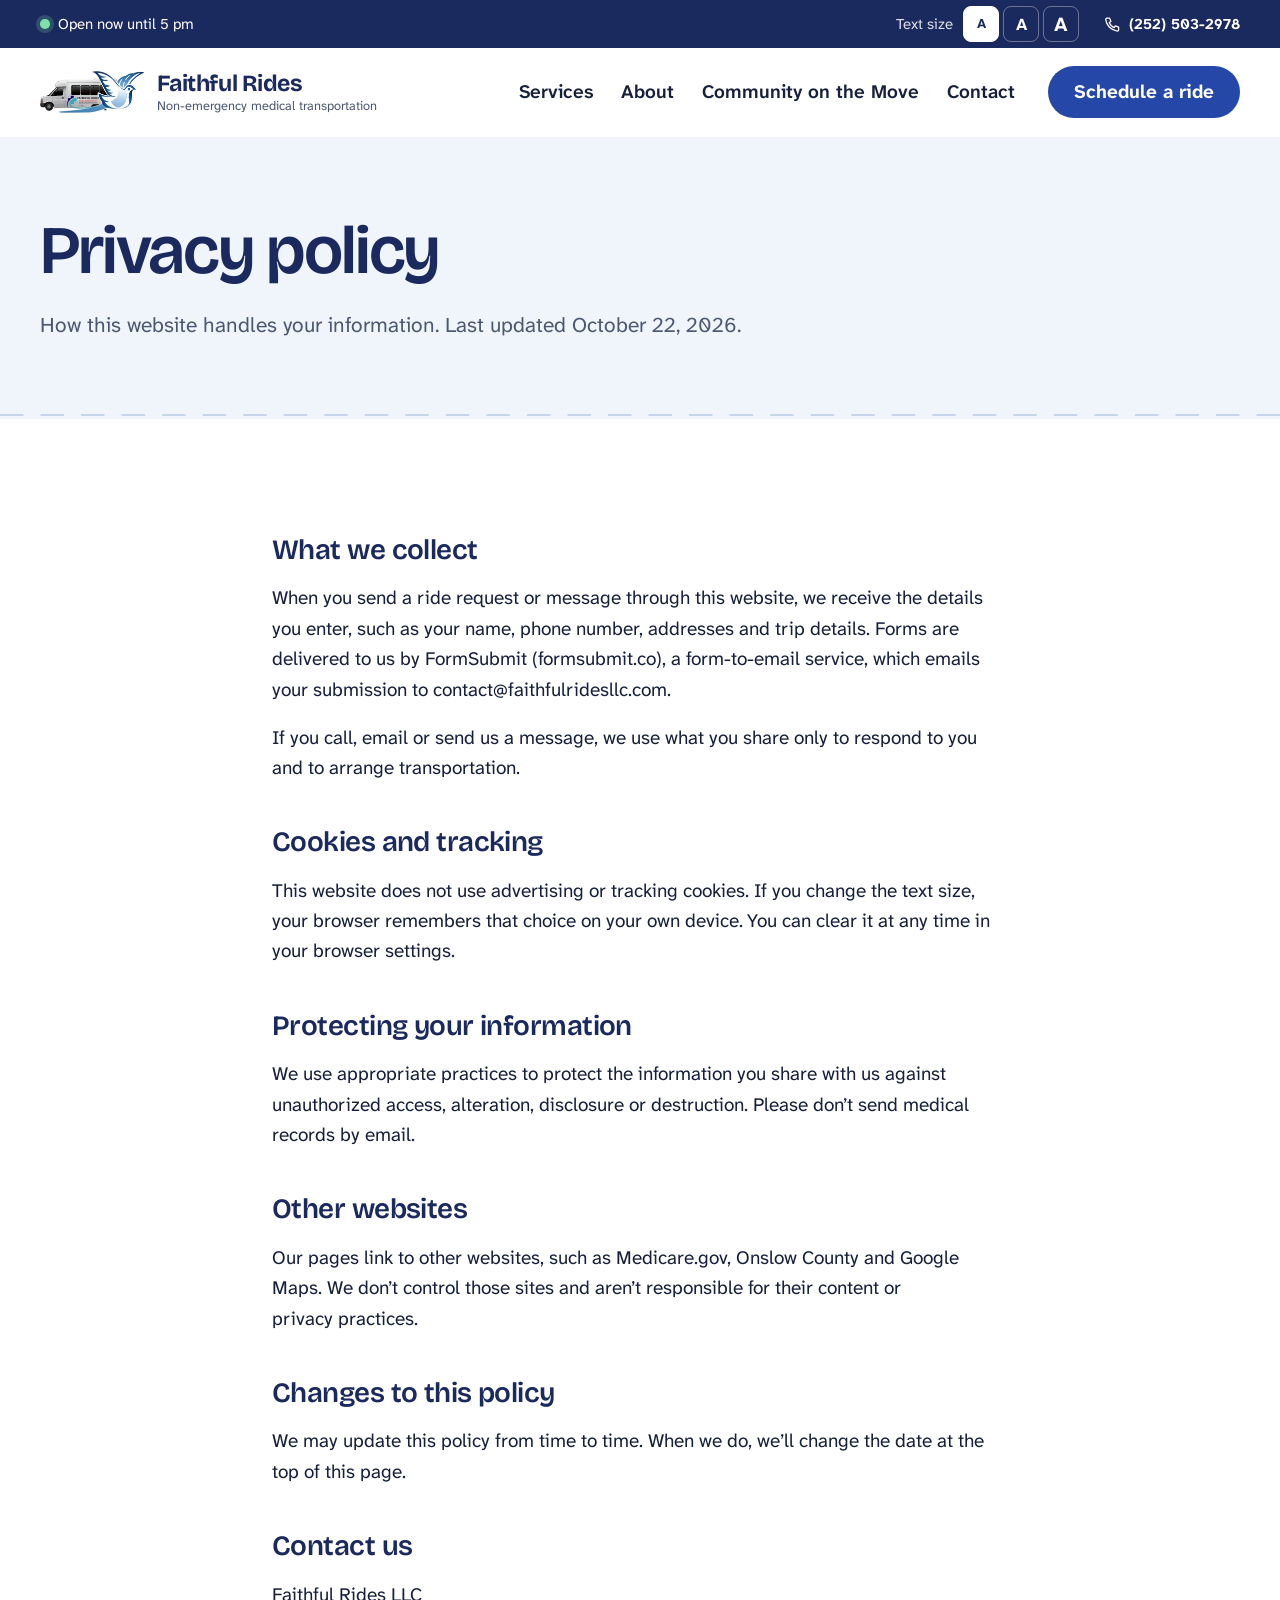
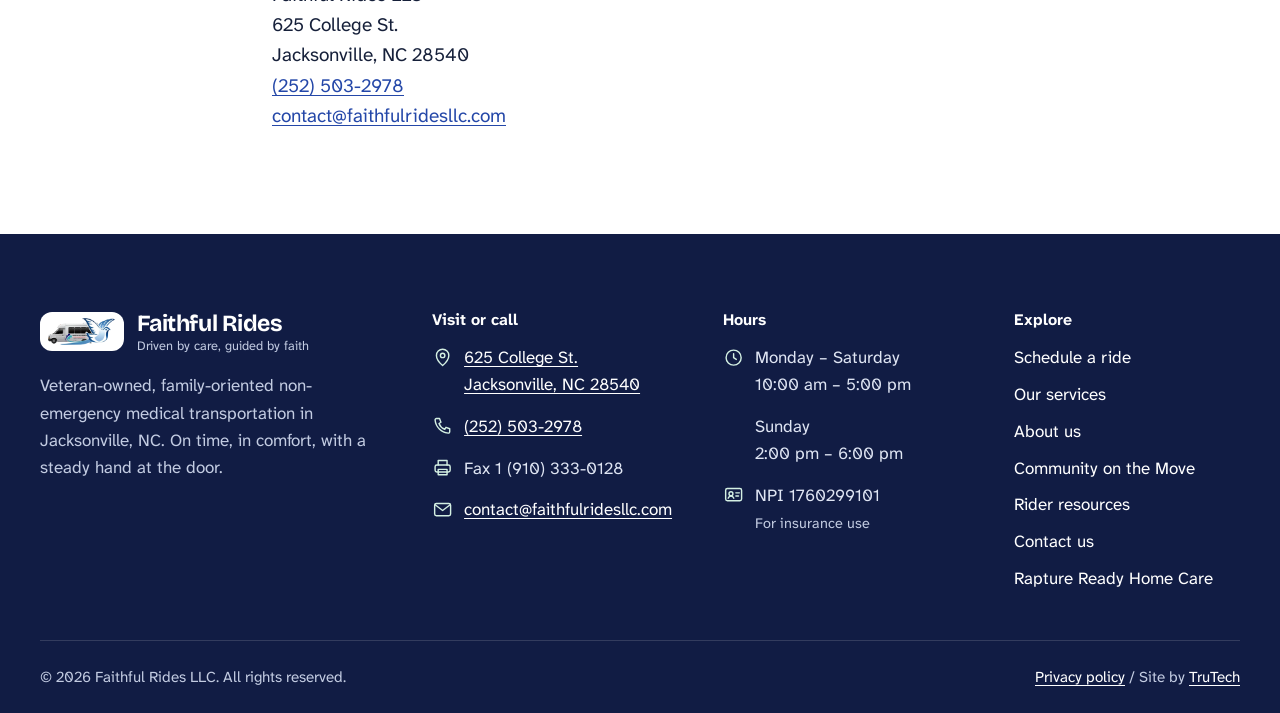
<file: privacy-policy/index.html>
<!doctype html>
<!-- Built by Truly Digital Solutions, LLC (TruTech) · https://trutech.us · Build TT-FR-2026-05 -->
<html lang="en">
<head>
<meta charset="utf-8">
<meta name="viewport" content="width=device-width, initial-scale=1">
<meta name="author" content="Truly Digital Solutions, LLC (TruTech)">
<meta name="generator" content="TruTech · trutech.us">
<meta name="trutech-build" content="TT-FR-2026-05">
<title>Privacy Policy | Faithful Rides</title>
<meta name="description" content="How the Faithful Rides website handles your information.">
<link rel="canonical" href="https://www.faithfulridesllc.com/privacy-policy/">
<meta property="og:type" content="website">
<meta property="og:title" content="Privacy Policy | Faithful Rides">
<meta property="og:description" content="How the Faithful Rides website handles your information.">
<meta property="og:url" content="https://www.faithfulridesllc.com/privacy-policy/">
<meta property="og:image" content="https://www.faithfulridesllc.com/assets/img/hero-lift.webp">
<meta name="theme-color" content="#1b2a5e">
<link rel="icon" href="../assets/img/favicon.png">
<link rel="apple-touch-icon" href="../assets/img/apple-touch-icon.png">
<link rel="preconnect" href="https://fonts.googleapis.com">
<link rel="preconnect" href="https://fonts.gstatic.com" crossorigin>
<link rel="stylesheet" href="https://fonts.googleapis.com/css2?family=Atkinson+Hyperlegible+Next:ital,wght@0,400;0,600;0,700;1,400&family=Bricolage+Grotesque:opsz,wght@12..96,500;12..96,600;12..96,700&display=swap">
<link rel="stylesheet" href="../assets/site.css">
<script>try{var s=localStorage.getItem('fr-size');if(s)document.documentElement.dataset.size=s}catch(e){}</script>
<script src="../assets/site.js" defer></script>

</head>
<body>
<a class="skip" href="#main">Skip to main content</a>
<div class="util">
  <div class="wrap util__in">
    <p class="util__status" data-status><span class="dot" aria-hidden="true"></span><span data-status-text>Mon – Sat 10 am – 5 pm, Sun 2 – 6 pm</span></p>
    <div class="util__right">
      <div class="size" role="group" aria-label="Text size">
        <span class="size__label">Text size</span>
        <button type="button" data-size-btn="1" aria-pressed="true" aria-label="Normal text">A</button>
        <button type="button" data-size-btn="2" aria-pressed="false" aria-label="Larger text">A</button>
        <button type="button" data-size-btn="3" aria-pressed="false" aria-label="Largest text">A</button>
      </div>
      <a class="util__phone" href="tel:+12525032978"><svg class="ic" viewBox="0 0 24 24" aria-hidden="true" fill="none" stroke="currentColor" stroke-width="1.6" stroke-linecap="round" stroke-linejoin="round"><path d="M5 4h3.5l1.6 4.2-2.2 1.4a11 11 0 0 0 6.5 6.5l1.4-2.2L20 15.5V19a1.5 1.5 0 0 1-1.6 1.5A16.5 16.5 0 0 1 3.5 5.6 1.5 1.5 0 0 1 5 4Z"/></svg><span>(252) 503-2978</span></a>
    </div>
  </div>
</div>
<header class="hdr" data-hdr>
  <div class="wrap hdr__in">
    <a class="brand" href="../" aria-label="Faithful Rides, home">
      <img src="../assets/img/logo.webp" alt="" width="408" height="166">
      <span class="brand__name">Faithful Rides<small>Non-emergency medical transportation</small></span>
    </a>
    <nav class="nav" aria-label="Main" data-nav>
      <ul><li><a href="../our-services/">Services</a></li><li><a href="../about-us/">About</a></li><li><a href="../community-on-the-move/">Community on the Move</a></li><li><a href="../contact-us/">Contact</a></li></ul>
      <a class="btn btn--primary nav__cta" href="../schedule-a-ride/">Schedule a ride</a>
      <a class="nav__phone" href="tel:+12525032978"><svg class="ic" viewBox="0 0 24 24" aria-hidden="true" fill="none" stroke="currentColor" stroke-width="1.6" stroke-linecap="round" stroke-linejoin="round"><path d="M5 4h3.5l1.6 4.2-2.2 1.4a11 11 0 0 0 6.5 6.5l1.4-2.2L20 15.5V19a1.5 1.5 0 0 1-1.6 1.5A16.5 16.5 0 0 1 3.5 5.6 1.5 1.5 0 0 1 5 4Z"/></svg>(252) 503-2978</a>
    </nav>
    <button class="menu-btn" type="button" aria-expanded="false" aria-controls="menu" data-menu-btn><span class="menu-btn__bars" aria-hidden="true"></span><span data-menu-label>Menu</span></button>
  </div>
</header>
<main id="main">
<section class="phead">
  <div class="wrap phead__in">
    <div class="phead__txt"><h1>Privacy policy</h1><p class="lead">How this website handles your information. Last updated October 22, 2026.</p></div>
  </div>
  <svg class="phead__road" viewBox="0 0 1200 40" preserveAspectRatio="none" aria-hidden="true"><path d="M0 20 H1200"/></svg>
</section>
<section class="sec sec--flush">
  <div class="wrap-narrow prose">
    <h2>What we collect</h2>
    <p>When you send a ride request or message through this website, we receive the details you enter, such as your name, phone number, addresses and trip details. Forms are delivered to us by FormSubmit (formsubmit.co), a form-to-email service, which emails your submission to contact@faithfulridesllc.com.</p>
    <p>If you call, email or send us a message, we use what you share only to respond to you and to arrange transportation.</p>
    <h2>Cookies and tracking</h2>
    <p>This website does not use advertising or tracking cookies. If you change the text size, your browser remembers that choice on your own device. You can clear it at any time in your browser settings.</p>
    <h2>Protecting your information</h2>
    <p>We use appropriate practices to protect the information you share with us against unauthorized access, alteration, disclosure or destruction. Please don’t send medical records by email.</p>
    <h2>Other websites</h2>
    <p>Our pages link to other websites, such as Medicare.gov, Onslow County and Google Maps. We don’t control those sites and aren’t responsible for their content or privacy practices.</p>
    <h2>Changes to this policy</h2>
    <p>We may update this policy from time to time. When we do, we’ll change the date at the top of this page.</p>
    <h2>Contact us</h2>
    <p>Faithful Rides LLC<br>625 College St.<br>Jacksonville, NC 28540<br><a href="tel:+12525032978">(252) 503-2978</a><br><a href="mailto:contact@faithfulridesllc.com">contact@faithfulridesllc.com</a></p>
  </div>
</section>
</main>
<footer class="ftr">
  <div class="wrap ftr__grid">
    <div class="ftr__about">
      <a class="brand brand--ftr" href="../"><img src="../assets/img/logo.webp" alt="" width="408" height="166"><span class="brand__name">Faithful Rides<small>Driven by care, guided by faith</small></span></a>
      <p>Veteran-owned, family-oriented non-emergency medical transportation in Jacksonville, NC. On time, in comfort, with a steady hand at the door.</p>
    </div>
    <div>
      <h2 class="ftr__h">Visit or call</h2>
      <ul class="ftr__list">
        <li><svg class="ic" viewBox="0 0 24 24" aria-hidden="true" fill="none" stroke="currentColor" stroke-width="1.6" stroke-linecap="round" stroke-linejoin="round"><path d="M12 21s-7-6.2-7-11.5a7 7 0 0 1 14 0C19 14.8 12 21 12 21Z"/><circle cx="12" cy="9.5" r="2.5"/></svg><a href="https://maps.google.com/maps?q=625+College+St.%2C+Jacksonville%2C+NC+28540" target="_blank" rel="noopener">625 College St.<br>Jacksonville, NC 28540</a></li>
        <li><svg class="ic" viewBox="0 0 24 24" aria-hidden="true" fill="none" stroke="currentColor" stroke-width="1.6" stroke-linecap="round" stroke-linejoin="round"><path d="M5 4h3.5l1.6 4.2-2.2 1.4a11 11 0 0 0 6.5 6.5l1.4-2.2L20 15.5V19a1.5 1.5 0 0 1-1.6 1.5A16.5 16.5 0 0 1 3.5 5.6 1.5 1.5 0 0 1 5 4Z"/></svg><a href="tel:+12525032978">(252) 503-2978</a></li>
        <li><svg class="ic" viewBox="0 0 24 24" aria-hidden="true" fill="none" stroke="currentColor" stroke-width="1.6" stroke-linecap="round" stroke-linejoin="round"><path d="M7 9V4h10v5"/><rect x="3.5" y="9" width="17" height="8" rx="2"/><path d="M7 14h10v6H7z"/></svg><span>Fax 1 (910) 333-0128</span></li>
        <li><svg class="ic" viewBox="0 0 24 24" aria-hidden="true" fill="none" stroke="currentColor" stroke-width="1.6" stroke-linecap="round" stroke-linejoin="round"><rect x="3" y="5" width="18" height="14" rx="2"/><path d="m3.5 6.5 8.5 6.5 8.5-6.5"/></svg><a href="mailto:contact@faithfulridesllc.com">contact@faithfulridesllc.com</a></li>
      </ul>
    </div>
    <div>
      <h2 class="ftr__h">Hours</h2>
      <ul class="ftr__list"><li><svg class="ic" viewBox="0 0 24 24" aria-hidden="true" fill="none" stroke="currentColor" stroke-width="1.6" stroke-linecap="round" stroke-linejoin="round"><circle cx="12" cy="12" r="8.5"/><path d="M12 7.5V12l3 2"/></svg><span>Monday – Saturday<br>10:00 am – 5:00 pm</span></li><li><span class=ic></span><span>Sunday<br>2:00 pm – 6:00 pm</span></li>
        <li><svg class="ic" viewBox="0 0 24 24" aria-hidden="true" fill="none" stroke="currentColor" stroke-width="1.6" stroke-linecap="round" stroke-linejoin="round"><rect x="3" y="5" width="18" height="14" rx="2"/><circle cx="9" cy="11" r="2.2"/><path d="M5.8 16c.6-1.6 1.8-2.4 3.2-2.4s2.6.8 3.2 2.4M14.5 10h4M14.5 13.5h3"/></svg><span>NPI 1760299101<br><small>For insurance use</small></span></li>
      </ul>
    </div>
    <div>
      <h2 class="ftr__h">Explore</h2>
      <ul class="ftr__links">
        <li><a href="../schedule-a-ride/">Schedule a ride</a></li>
        <li><a href="../our-services/">Our services</a></li>
        <li><a href="../about-us/">About us</a></li>
        <li><a href="../community-on-the-move/">Community on the Move</a></li>
        <li><a href="../resources/">Rider resources</a></li>
        <li><a href="../contact-us/">Contact us</a></li>
        <li><a href="https://www.rapturereadyhomecare.com" target="_blank" rel="noopener">Rapture Ready Home Care</a></li>
      </ul>
    </div>
  </div>
  <div class="wrap ftr__legal">
    <p>© <span data-year>2026</span> Faithful Rides LLC. All rights reserved.</p>
    <p><a href="../privacy-policy/">Privacy policy</a> <span aria-hidden="true">/</span> Site by <a href="https://trutech.us" target="_blank" rel="noopener">TruTech</a></p>
  </div>
</footer>
</body>
</html>
</file>
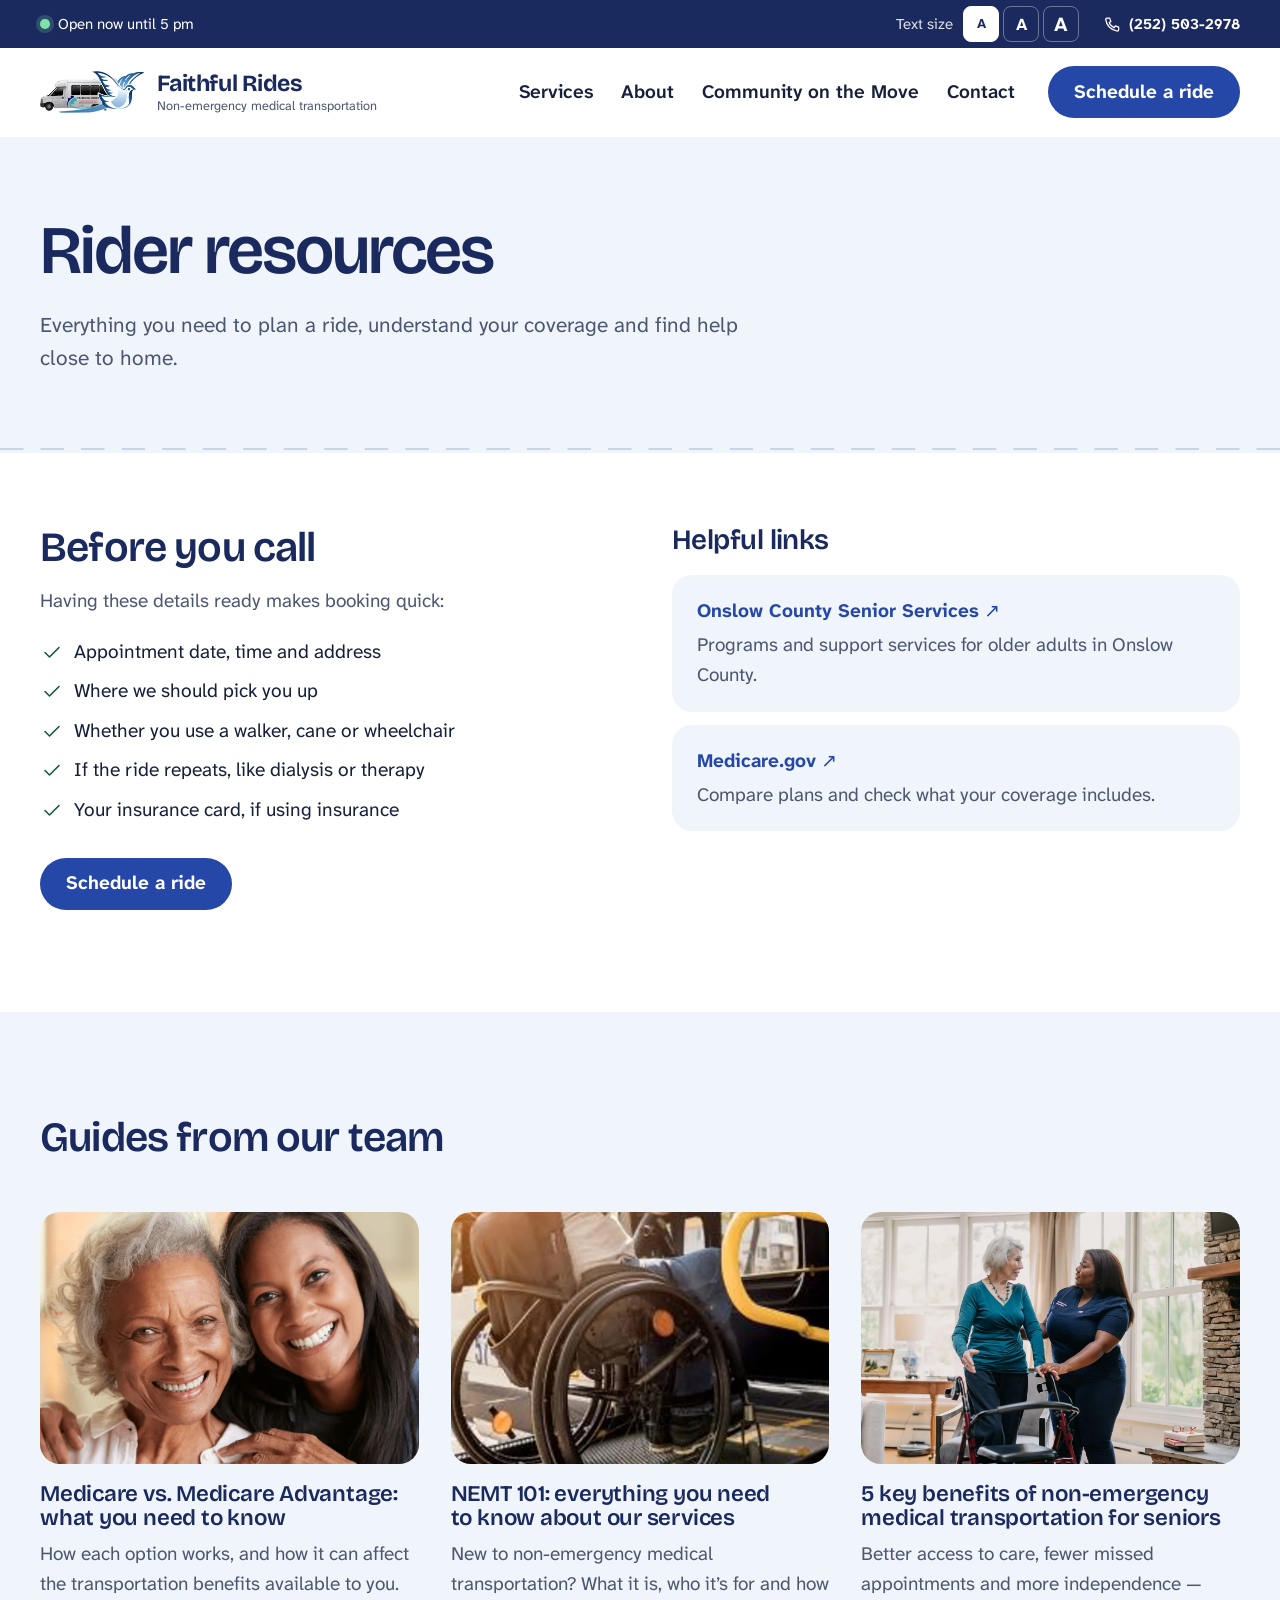
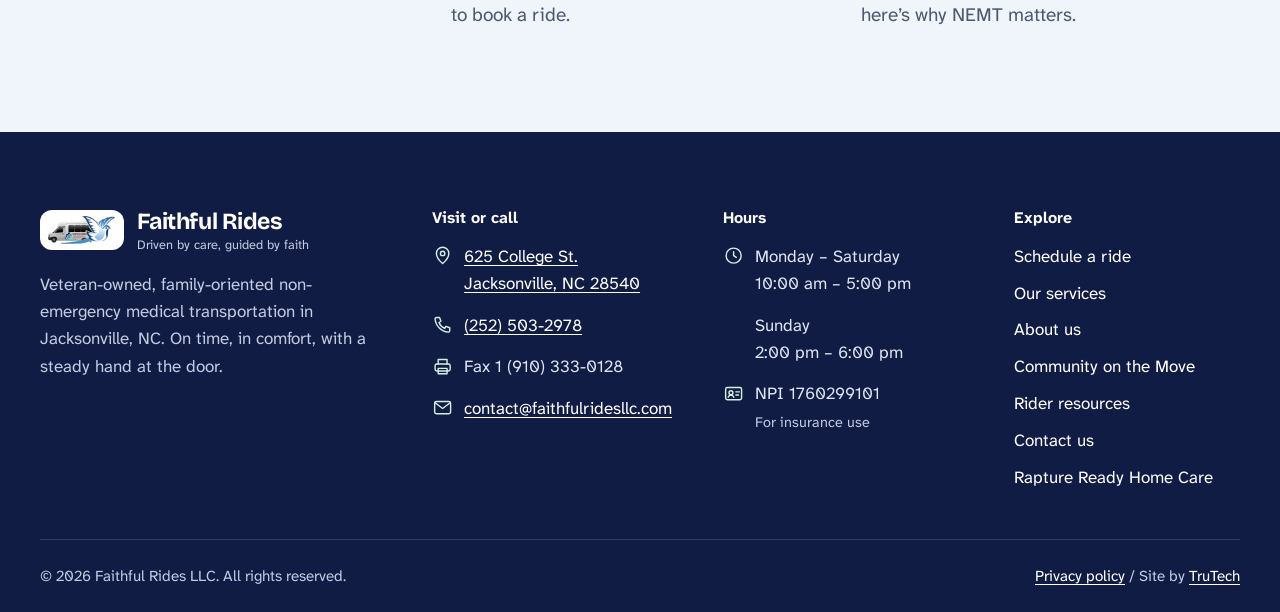
<file: resources/index.html>
<!doctype html>
<!-- Built by Truly Digital Solutions, LLC (TruTech) · https://trutech.us · Build TT-FR-2026-05 -->
<html lang="en">
<head>
<meta charset="utf-8">
<meta name="viewport" content="width=device-width, initial-scale=1">
<meta name="author" content="Truly Digital Solutions, LLC (TruTech)">
<meta name="generator" content="TruTech · trutech.us">
<meta name="trutech-build" content="TT-FR-2026-05">
<title>Rider Resources | Faithful Rides</title>
<meta name="description" content="Plan your ride, understand Medicare transportation benefits and find local senior resources in Onslow County.">
<link rel="canonical" href="https://www.faithfulridesllc.com/resources/">
<meta property="og:type" content="website">
<meta property="og:title" content="Rider Resources | Faithful Rides">
<meta property="og:description" content="Plan your ride, understand Medicare transportation benefits and find local senior resources in Onslow County.">
<meta property="og:url" content="https://www.faithfulridesllc.com/resources/">
<meta property="og:image" content="https://www.faithfulridesllc.com/assets/img/hero-lift.webp">
<meta name="theme-color" content="#1b2a5e">
<link rel="icon" href="../assets/img/favicon.png">
<link rel="apple-touch-icon" href="../assets/img/apple-touch-icon.png">
<link rel="preconnect" href="https://fonts.googleapis.com">
<link rel="preconnect" href="https://fonts.gstatic.com" crossorigin>
<link rel="stylesheet" href="https://fonts.googleapis.com/css2?family=Atkinson+Hyperlegible+Next:ital,wght@0,400;0,600;0,700;1,400&family=Bricolage+Grotesque:opsz,wght@12..96,500;12..96,600;12..96,700&display=swap">
<link rel="stylesheet" href="../assets/site.css">
<script>try{var s=localStorage.getItem('fr-size');if(s)document.documentElement.dataset.size=s}catch(e){}</script>
<script src="../assets/site.js" defer></script>

</head>
<body>
<a class="skip" href="#main">Skip to main content</a>
<div class="util">
  <div class="wrap util__in">
    <p class="util__status" data-status><span class="dot" aria-hidden="true"></span><span data-status-text>Mon – Sat 10 am – 5 pm, Sun 2 – 6 pm</span></p>
    <div class="util__right">
      <div class="size" role="group" aria-label="Text size">
        <span class="size__label">Text size</span>
        <button type="button" data-size-btn="1" aria-pressed="true" aria-label="Normal text">A</button>
        <button type="button" data-size-btn="2" aria-pressed="false" aria-label="Larger text">A</button>
        <button type="button" data-size-btn="3" aria-pressed="false" aria-label="Largest text">A</button>
      </div>
      <a class="util__phone" href="tel:+12525032978"><svg class="ic" viewBox="0 0 24 24" aria-hidden="true" fill="none" stroke="currentColor" stroke-width="1.6" stroke-linecap="round" stroke-linejoin="round"><path d="M5 4h3.5l1.6 4.2-2.2 1.4a11 11 0 0 0 6.5 6.5l1.4-2.2L20 15.5V19a1.5 1.5 0 0 1-1.6 1.5A16.5 16.5 0 0 1 3.5 5.6 1.5 1.5 0 0 1 5 4Z"/></svg><span>(252) 503-2978</span></a>
    </div>
  </div>
</div>
<header class="hdr" data-hdr>
  <div class="wrap hdr__in">
    <a class="brand" href="../" aria-label="Faithful Rides, home">
      <img src="../assets/img/logo.webp" alt="" width="408" height="166">
      <span class="brand__name">Faithful Rides<small>Non-emergency medical transportation</small></span>
    </a>
    <nav class="nav" aria-label="Main" data-nav>
      <ul><li><a href="../our-services/">Services</a></li><li><a href="../about-us/">About</a></li><li><a href="../community-on-the-move/">Community on the Move</a></li><li><a href="../contact-us/">Contact</a></li></ul>
      <a class="btn btn--primary nav__cta" href="../schedule-a-ride/">Schedule a ride</a>
      <a class="nav__phone" href="tel:+12525032978"><svg class="ic" viewBox="0 0 24 24" aria-hidden="true" fill="none" stroke="currentColor" stroke-width="1.6" stroke-linecap="round" stroke-linejoin="round"><path d="M5 4h3.5l1.6 4.2-2.2 1.4a11 11 0 0 0 6.5 6.5l1.4-2.2L20 15.5V19a1.5 1.5 0 0 1-1.6 1.5A16.5 16.5 0 0 1 3.5 5.6 1.5 1.5 0 0 1 5 4Z"/></svg>(252) 503-2978</a>
    </nav>
    <button class="menu-btn" type="button" aria-expanded="false" aria-controls="menu" data-menu-btn><span class="menu-btn__bars" aria-hidden="true"></span><span data-menu-label>Menu</span></button>
  </div>
</header>
<main id="main">
<section class="phead">
  <div class="wrap phead__in">
    <div class="phead__txt"><h1>Rider resources</h1><p class="lead">Everything you need to plan a ride, understand your coverage and find help close to home.</p></div>
  </div>
  <svg class="phead__road" viewBox="0 0 1200 40" preserveAspectRatio="none" aria-hidden="true"><path d="M0 20 H1200"/></svg>
</section>
<section class="sec sec--flush">
  <div class="wrap comm">
    <div class="comm__intro">
      <h2>Before you call</h2>
      <p>Having these details ready makes booking quick:</p>
      <ul class="ticks ticks--lg"><li><svg class="ic" viewBox="0 0 24 24" aria-hidden="true" fill="none" stroke="currentColor" stroke-width="1.6" stroke-linecap="round" stroke-linejoin="round"><path d="m5 12.5 4.5 4.5L19 7.5"/></svg>Appointment date, time and address</li><li><svg class="ic" viewBox="0 0 24 24" aria-hidden="true" fill="none" stroke="currentColor" stroke-width="1.6" stroke-linecap="round" stroke-linejoin="round"><path d="m5 12.5 4.5 4.5L19 7.5"/></svg>Where we should pick you up</li><li><svg class="ic" viewBox="0 0 24 24" aria-hidden="true" fill="none" stroke="currentColor" stroke-width="1.6" stroke-linecap="round" stroke-linejoin="round"><path d="m5 12.5 4.5 4.5L19 7.5"/></svg>Whether you use a walker, cane or wheelchair</li><li><svg class="ic" viewBox="0 0 24 24" aria-hidden="true" fill="none" stroke="currentColor" stroke-width="1.6" stroke-linecap="round" stroke-linejoin="round"><path d="m5 12.5 4.5 4.5L19 7.5"/></svg>If the ride repeats, like dialysis or therapy</li><li><svg class="ic" viewBox="0 0 24 24" aria-hidden="true" fill="none" stroke="currentColor" stroke-width="1.6" stroke-linecap="round" stroke-linejoin="round"><path d="m5 12.5 4.5 4.5L19 7.5"/></svg>Your insurance card, if using insurance</li></ul>
      <p><a class="btn btn--primary" href="../schedule-a-ride/">Schedule a ride</a></p>
    </div>
    <div>
      <h2 class="h-sm">Helpful links</h2>
      <ul class="comm__list"><li><a href="https://www.onslowcountync.gov/538/Senior-Services" target="_blank" rel="noopener"><span class="comm__t">Onslow County Senior Services</span><span class="comm__d">Programs and support services for older adults in Onslow County.</span></a></li><li><a href="https://www.medicare.gov/" target="_blank" rel="noopener"><span class="comm__t">Medicare.gov</span><span class="comm__d">Compare plans and check what your coverage includes.</span></a></li></ul>
    </div>
  </div>
</section>
<section class="sec sec--sky">
  <div class="wrap"><div class="sec__head"><h2>Guides from our team</h2></div><div class="acards"><article class="acard"><a class="acard__link" href="../newsroom/">
      <div class="acard__img"><img src="../assets/img/medicare.webp" alt="" loading="lazy"></div>
      <h3>Medicare vs. Medicare Advantage: what you need to know</h3><p>How each option works, and how it can affect the transportation benefits available to you.</p></a></article><article class="acard"><a class="acard__link" href="../nemt-101-everything-you-need-to-know-about-our-services/">
      <div class="acard__img"><img src="../assets/img/ramp.webp" alt="" loading="lazy"></div>
      <h3>NEMT 101: everything you need to know about our services</h3><p>New to non-emergency medical transportation? What it is, who it’s for and how to book a ride.</p></a></article><article class="acard"><a class="acard__link" href="../5-key-benefits-of-non-emergency-medical-transportation-for-senior-citizens/">
      <div class="acard__img"><img src="../assets/img/walker.webp" alt="" loading="lazy"></div>
      <h3>5 key benefits of non-emergency medical transportation for seniors</h3><p>Better access to care, fewer missed appointments and more independence — here’s why NEMT matters.</p></a></article></div></div>
</section>
</main>
<footer class="ftr">
  <div class="wrap ftr__grid">
    <div class="ftr__about">
      <a class="brand brand--ftr" href="../"><img src="../assets/img/logo.webp" alt="" width="408" height="166"><span class="brand__name">Faithful Rides<small>Driven by care, guided by faith</small></span></a>
      <p>Veteran-owned, family-oriented non-emergency medical transportation in Jacksonville, NC. On time, in comfort, with a steady hand at the door.</p>
    </div>
    <div>
      <h2 class="ftr__h">Visit or call</h2>
      <ul class="ftr__list">
        <li><svg class="ic" viewBox="0 0 24 24" aria-hidden="true" fill="none" stroke="currentColor" stroke-width="1.6" stroke-linecap="round" stroke-linejoin="round"><path d="M12 21s-7-6.2-7-11.5a7 7 0 0 1 14 0C19 14.8 12 21 12 21Z"/><circle cx="12" cy="9.5" r="2.5"/></svg><a href="https://maps.google.com/maps?q=625+College+St.%2C+Jacksonville%2C+NC+28540" target="_blank" rel="noopener">625 College St.<br>Jacksonville, NC 28540</a></li>
        <li><svg class="ic" viewBox="0 0 24 24" aria-hidden="true" fill="none" stroke="currentColor" stroke-width="1.6" stroke-linecap="round" stroke-linejoin="round"><path d="M5 4h3.5l1.6 4.2-2.2 1.4a11 11 0 0 0 6.5 6.5l1.4-2.2L20 15.5V19a1.5 1.5 0 0 1-1.6 1.5A16.5 16.5 0 0 1 3.5 5.6 1.5 1.5 0 0 1 5 4Z"/></svg><a href="tel:+12525032978">(252) 503-2978</a></li>
        <li><svg class="ic" viewBox="0 0 24 24" aria-hidden="true" fill="none" stroke="currentColor" stroke-width="1.6" stroke-linecap="round" stroke-linejoin="round"><path d="M7 9V4h10v5"/><rect x="3.5" y="9" width="17" height="8" rx="2"/><path d="M7 14h10v6H7z"/></svg><span>Fax 1 (910) 333-0128</span></li>
        <li><svg class="ic" viewBox="0 0 24 24" aria-hidden="true" fill="none" stroke="currentColor" stroke-width="1.6" stroke-linecap="round" stroke-linejoin="round"><rect x="3" y="5" width="18" height="14" rx="2"/><path d="m3.5 6.5 8.5 6.5 8.5-6.5"/></svg><a href="mailto:contact@faithfulridesllc.com">contact@faithfulridesllc.com</a></li>
      </ul>
    </div>
    <div>
      <h2 class="ftr__h">Hours</h2>
      <ul class="ftr__list"><li><svg class="ic" viewBox="0 0 24 24" aria-hidden="true" fill="none" stroke="currentColor" stroke-width="1.6" stroke-linecap="round" stroke-linejoin="round"><circle cx="12" cy="12" r="8.5"/><path d="M12 7.5V12l3 2"/></svg><span>Monday – Saturday<br>10:00 am – 5:00 pm</span></li><li><span class=ic></span><span>Sunday<br>2:00 pm – 6:00 pm</span></li>
        <li><svg class="ic" viewBox="0 0 24 24" aria-hidden="true" fill="none" stroke="currentColor" stroke-width="1.6" stroke-linecap="round" stroke-linejoin="round"><rect x="3" y="5" width="18" height="14" rx="2"/><circle cx="9" cy="11" r="2.2"/><path d="M5.8 16c.6-1.6 1.8-2.4 3.2-2.4s2.6.8 3.2 2.4M14.5 10h4M14.5 13.5h3"/></svg><span>NPI 1760299101<br><small>For insurance use</small></span></li>
      </ul>
    </div>
    <div>
      <h2 class="ftr__h">Explore</h2>
      <ul class="ftr__links">
        <li><a href="../schedule-a-ride/">Schedule a ride</a></li>
        <li><a href="../our-services/">Our services</a></li>
        <li><a href="../about-us/">About us</a></li>
        <li><a href="../community-on-the-move/">Community on the Move</a></li>
        <li><a href="../resources/">Rider resources</a></li>
        <li><a href="../contact-us/">Contact us</a></li>
        <li><a href="https://www.rapturereadyhomecare.com" target="_blank" rel="noopener">Rapture Ready Home Care</a></li>
      </ul>
    </div>
  </div>
  <div class="wrap ftr__legal">
    <p>© <span data-year>2026</span> Faithful Rides LLC. All rights reserved.</p>
    <p><a href="../privacy-policy/">Privacy policy</a> <span aria-hidden="true">/</span> Site by <a href="https://trutech.us" target="_blank" rel="noopener">TruTech</a></p>
  </div>
</footer>
</body>
</html>
</file>
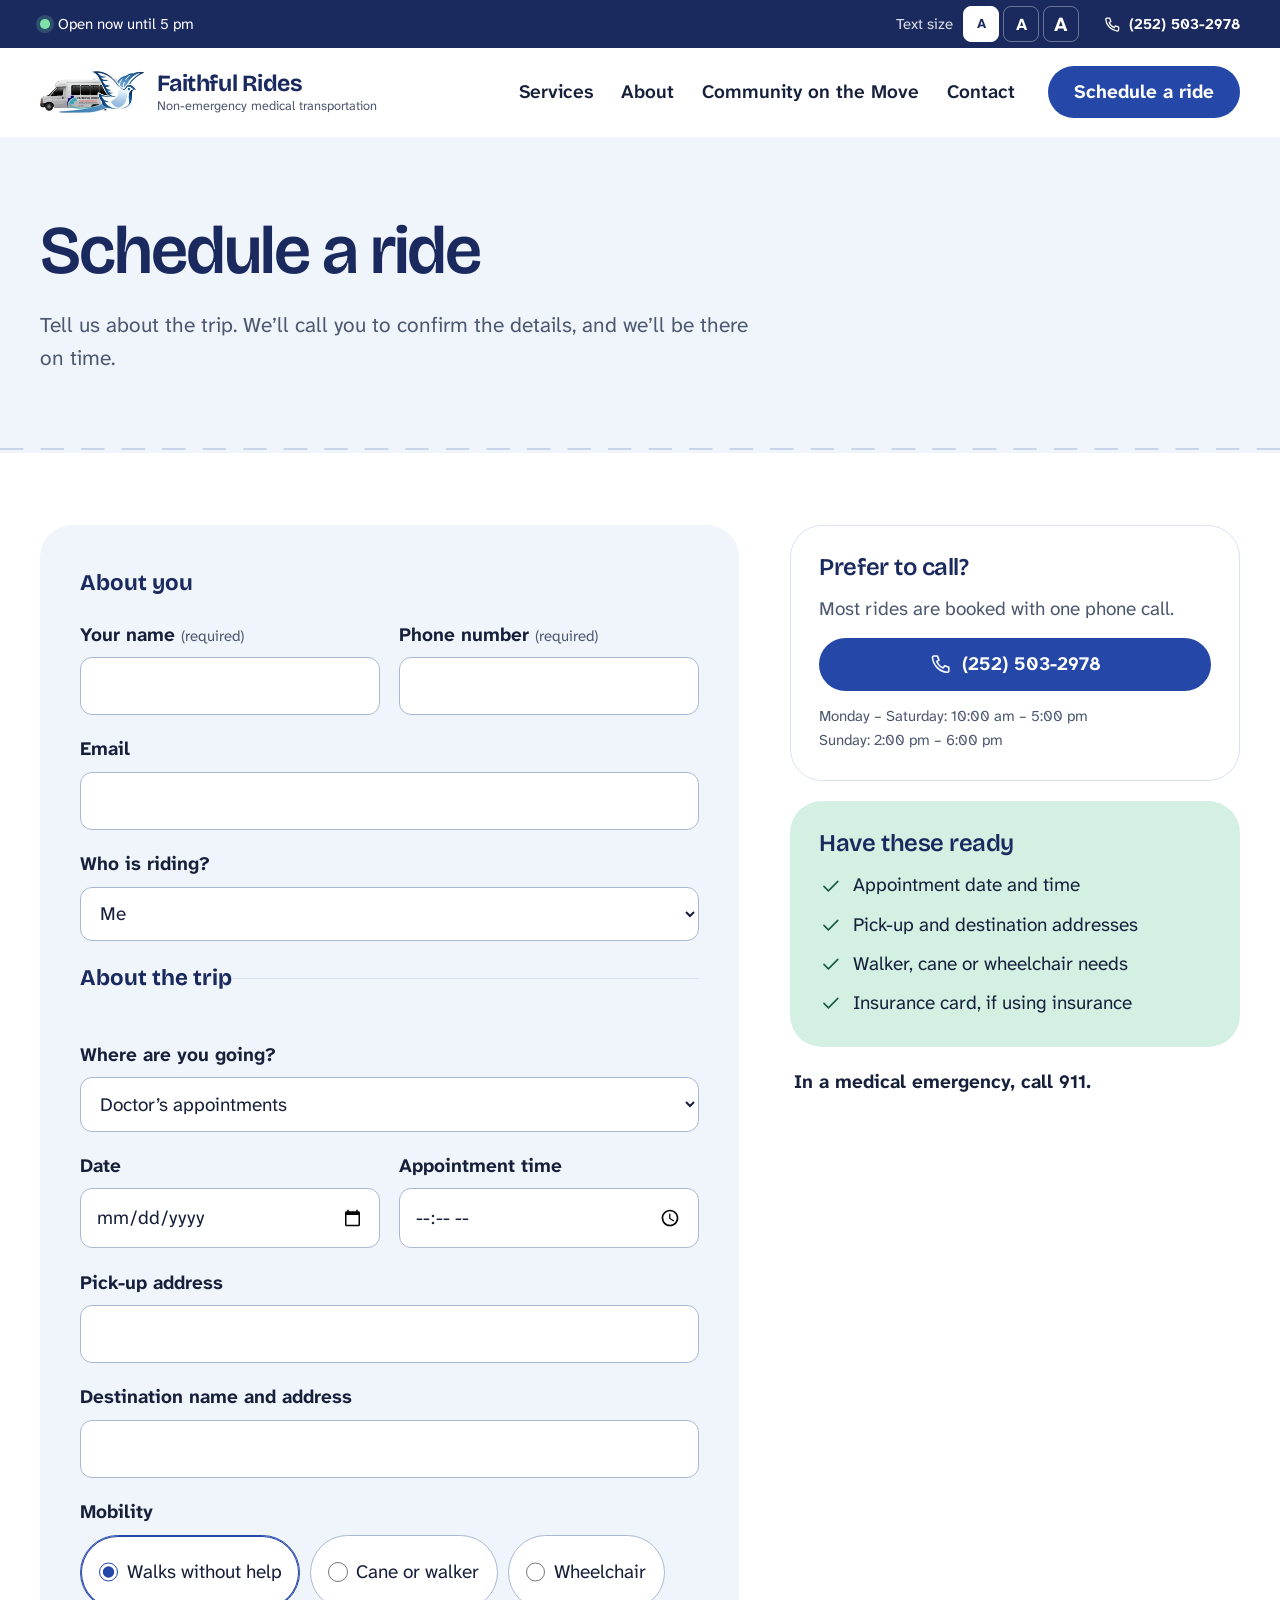
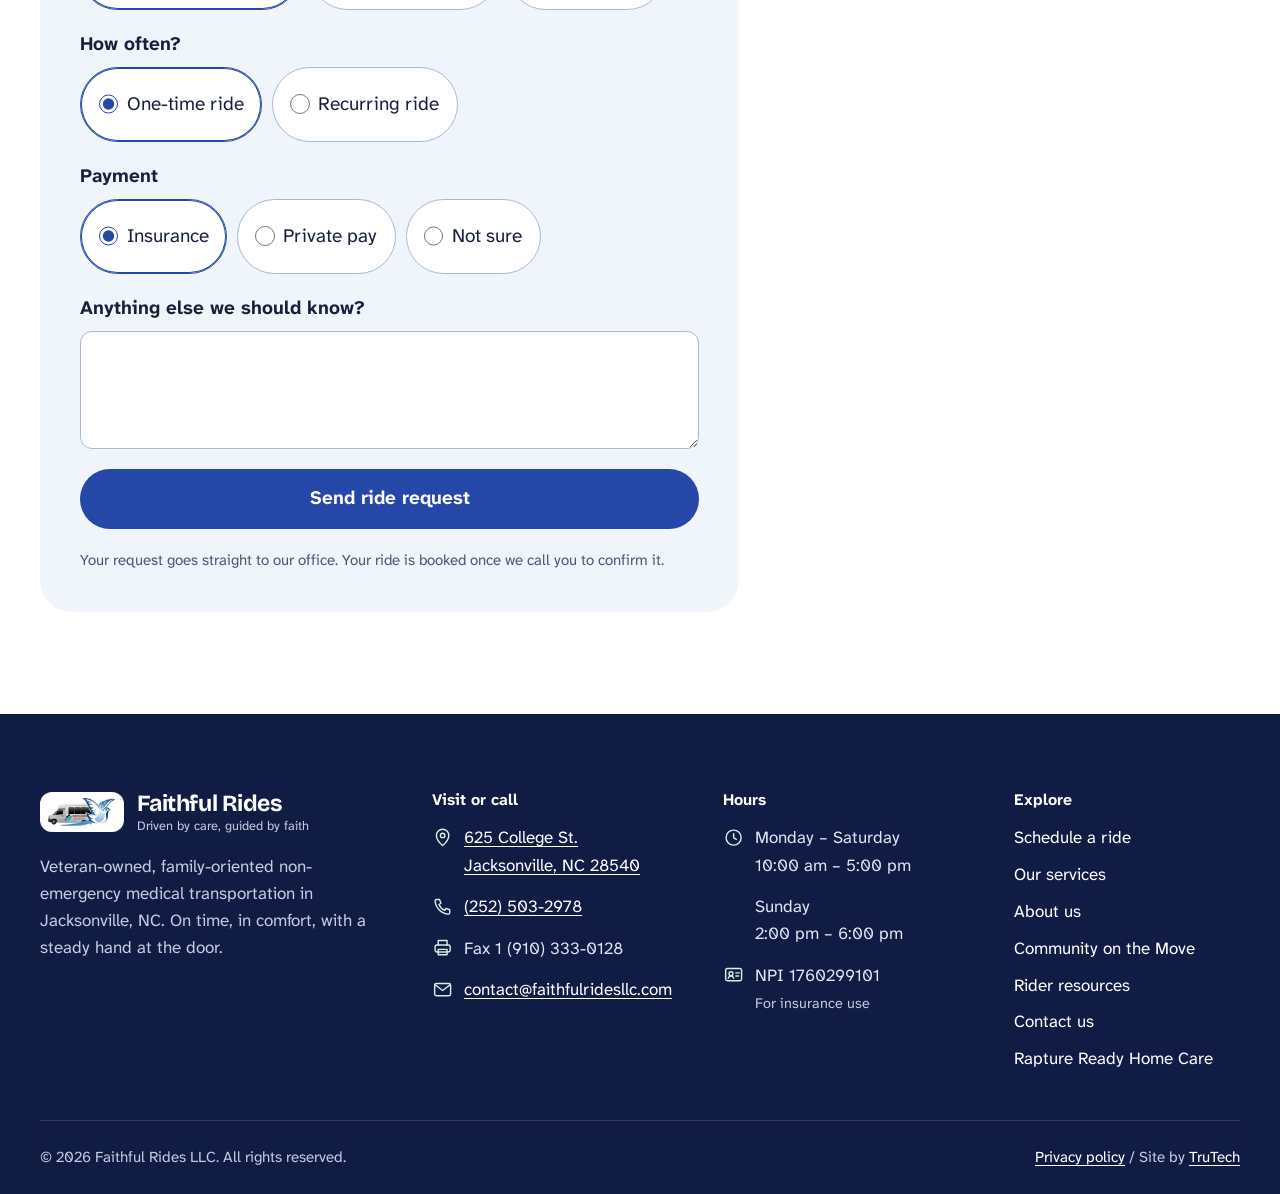
<file: schedule-a-ride/index.html>
<!doctype html>
<!-- Built by Truly Digital Solutions, LLC (TruTech) · https://trutech.us · Build TT-FR-2026-05 -->
<html lang="en">
<head>
<meta charset="utf-8">
<meta name="viewport" content="width=device-width, initial-scale=1">
<meta name="author" content="Truly Digital Solutions, LLC (TruTech)">
<meta name="generator" content="TruTech · trutech.us">
<meta name="trutech-build" content="TT-FR-2026-05">
<title>Schedule a Ride | Faithful Rides, Jacksonville NC</title>
<meta name="description" content="Request a non-emergency medical ride in Jacksonville, NC. Tell us the date, time and addresses and we’ll call to confirm.">
<link rel="canonical" href="https://www.faithfulridesllc.com/schedule-a-ride/">
<meta property="og:type" content="website">
<meta property="og:title" content="Schedule a Ride | Faithful Rides, Jacksonville NC">
<meta property="og:description" content="Request a non-emergency medical ride in Jacksonville, NC. Tell us the date, time and addresses and we’ll call to confirm.">
<meta property="og:url" content="https://www.faithfulridesllc.com/schedule-a-ride/">
<meta property="og:image" content="https://www.faithfulridesllc.com/assets/img/hero-lift.webp">
<meta name="theme-color" content="#1b2a5e">
<link rel="icon" href="../assets/img/favicon.png">
<link rel="apple-touch-icon" href="../assets/img/apple-touch-icon.png">
<link rel="preconnect" href="https://fonts.googleapis.com">
<link rel="preconnect" href="https://fonts.gstatic.com" crossorigin>
<link rel="stylesheet" href="https://fonts.googleapis.com/css2?family=Atkinson+Hyperlegible+Next:ital,wght@0,400;0,600;0,700;1,400&family=Bricolage+Grotesque:opsz,wght@12..96,500;12..96,600;12..96,700&display=swap">
<link rel="stylesheet" href="../assets/site.css">
<script>try{var s=localStorage.getItem('fr-size');if(s)document.documentElement.dataset.size=s}catch(e){}</script>
<script src="../assets/site.js" defer></script>

</head>
<body>
<a class="skip" href="#main">Skip to main content</a>
<div class="util">
  <div class="wrap util__in">
    <p class="util__status" data-status><span class="dot" aria-hidden="true"></span><span data-status-text>Mon – Sat 10 am – 5 pm, Sun 2 – 6 pm</span></p>
    <div class="util__right">
      <div class="size" role="group" aria-label="Text size">
        <span class="size__label">Text size</span>
        <button type="button" data-size-btn="1" aria-pressed="true" aria-label="Normal text">A</button>
        <button type="button" data-size-btn="2" aria-pressed="false" aria-label="Larger text">A</button>
        <button type="button" data-size-btn="3" aria-pressed="false" aria-label="Largest text">A</button>
      </div>
      <a class="util__phone" href="tel:+12525032978"><svg class="ic" viewBox="0 0 24 24" aria-hidden="true" fill="none" stroke="currentColor" stroke-width="1.6" stroke-linecap="round" stroke-linejoin="round"><path d="M5 4h3.5l1.6 4.2-2.2 1.4a11 11 0 0 0 6.5 6.5l1.4-2.2L20 15.5V19a1.5 1.5 0 0 1-1.6 1.5A16.5 16.5 0 0 1 3.5 5.6 1.5 1.5 0 0 1 5 4Z"/></svg><span>(252) 503-2978</span></a>
    </div>
  </div>
</div>
<header class="hdr" data-hdr>
  <div class="wrap hdr__in">
    <a class="brand" href="../" aria-label="Faithful Rides, home">
      <img src="../assets/img/logo.webp" alt="" width="408" height="166">
      <span class="brand__name">Faithful Rides<small>Non-emergency medical transportation</small></span>
    </a>
    <nav class="nav" aria-label="Main" data-nav>
      <ul><li><a href="../our-services/">Services</a></li><li><a href="../about-us/">About</a></li><li><a href="../community-on-the-move/">Community on the Move</a></li><li><a href="../contact-us/">Contact</a></li></ul>
      <a class="btn btn--primary nav__cta" href="../schedule-a-ride/">Schedule a ride</a>
      <a class="nav__phone" href="tel:+12525032978"><svg class="ic" viewBox="0 0 24 24" aria-hidden="true" fill="none" stroke="currentColor" stroke-width="1.6" stroke-linecap="round" stroke-linejoin="round"><path d="M5 4h3.5l1.6 4.2-2.2 1.4a11 11 0 0 0 6.5 6.5l1.4-2.2L20 15.5V19a1.5 1.5 0 0 1-1.6 1.5A16.5 16.5 0 0 1 3.5 5.6 1.5 1.5 0 0 1 5 4Z"/></svg>(252) 503-2978</a>
    </nav>
    <button class="menu-btn" type="button" aria-expanded="false" aria-controls="menu" data-menu-btn><span class="menu-btn__bars" aria-hidden="true"></span><span data-menu-label>Menu</span></button>
  </div>
</header>
<main id="main">
<section class="phead">
  <div class="wrap phead__in">
    <div class="phead__txt"><h1>Schedule a ride</h1><p class="lead">Tell us about the trip. We’ll call you to confirm the details, and we’ll be there on time.</p></div>
  </div>
  <svg class="phead__road" viewBox="0 0 1200 40" preserveAspectRatio="none" aria-hidden="true"><path d="M0 20 H1200"/></svg>
</section>
<section class="sec sec--flush">
  <div class="wrap reqpage">
    <div><form class="form form--ride" data-form data-post action="https://formsubmit.co/contact@faithfulridesllc.com" method="POST" novalidate>
    <input type="hidden" name="_subject" value="Ride request from the Faithful Rides website"><input type="hidden" name="_template" value="table"><input type="hidden" name="_captcha" value="false"><input type="hidden" name="_next" value="" data-next><input type="text" name="_honey" class="hp" tabindex="-1" autocomplete="off" aria-hidden="true">
    <fieldset class="form__group"><legend>About you</legend>
      <div class="field-row">
        <div class="field"><label for="f-name">Your name <span class="opt">(required)</span></label><input id="f-name" name="name" autocomplete="name" required></div>
        <div class="field"><label for="f-phone">Phone number <span class="opt">(required)</span></label><input id="f-phone" name="phone" type="tel" autocomplete="tel" required></div>
      </div>
      <div class="field"><label for="f-email">Email</label><input id="f-email" name="email" type="email" autocomplete="email"></div>
      <div class="field"><label for="f-who">Who is riding?</label><select id="f-who" name="who"><option>Me</option><option>A family member or friend</option><option>A patient or client (for facilities)</option></select></div>
    </fieldset>
    <fieldset class="form__group"><legend>About the trip</legend>
      <div class="field"><label for="f-ride">Where are you going?</label><select id="f-ride" name="ride"><option>Doctor’s appointments</option><option>Physical therapy</option><option>Dialysis</option><option>Chemotherapy or infusion</option><option>Lab work or tests</option><option>Hospital discharge</option><option>Daily errands</option><option>Veteran transportation</option><option>Something else</option></select></div>
      <div class="field-row">
        <div class="field"><label for="f-date">Date</label><input id="f-date" name="date" type="date" data-min-today></div>
        <div class="field"><label for="f-time">Appointment time</label><input id="f-time" name="time" type="time"></div>
      </div>
      <div class="field"><label for="f-pickup">Pick-up address</label><input id="f-pickup" name="pickup" autocomplete="street-address"></div>
      <div class="field"><label for="f-dest">Destination name and address</label><input id="f-dest" name="dest"></div>
      <fieldset class="field"><legend>Mobility</legend>
        <div class="radios">
          <label><input type="radio" name="mobility" value="Walks without help" checked> Walks without help</label>
          <label><input type="radio" name="mobility" value="Uses a cane or walker"> Cane or walker</label>
          <label><input type="radio" name="mobility" value="Uses a wheelchair"> Wheelchair</label>
        </div></fieldset>
      <fieldset class="field"><legend>How often?</legend>
        <div class="radios">
          <label><input type="radio" name="repeat" value="One-time ride" checked> One-time ride</label>
          <label><input type="radio" name="repeat" value="Recurring ride"> Recurring ride</label>
        </div></fieldset>
      <fieldset class="field"><legend>Payment</legend>
        <div class="radios">
          <label><input type="radio" name="pay" value="Insurance" checked> Insurance</label>
          <label><input type="radio" name="pay" value="Private pay"> Private pay</label>
          <label><input type="radio" name="pay" value="Not sure"> Not sure</label>
        </div></fieldset>
      <div class="field"><label for="f-msg">Anything else we should know?</label><textarea id="f-msg" name="message" rows="3"></textarea></div>
    </fieldset>
    <p class="form__err" role="alert" data-form-err></p>
    <button class="btn btn--primary btn--block btn--lg" type="submit">Send ride request</button>
    <p class="form__note">Your request goes straight to our office. Your ride is booked once we call you to confirm it.</p>
  </form></div>
    <aside class="req__aside">
      <div class="req__card">
        <h2>Prefer to call?</h2>
        <p>Most rides are booked with one phone call.</p>
        <a class="btn btn--primary btn--block" href="tel:+12525032978"><svg class="ic" viewBox="0 0 24 24" aria-hidden="true" fill="none" stroke="currentColor" stroke-width="1.6" stroke-linecap="round" stroke-linejoin="round"><path d="M5 4h3.5l1.6 4.2-2.2 1.4a11 11 0 0 0 6.5 6.5l1.4-2.2L20 15.5V19a1.5 1.5 0 0 1-1.6 1.5A16.5 16.5 0 0 1 3.5 5.6 1.5 1.5 0 0 1 5 4Z"/></svg>(252) 503-2978</a>
        <p class="req__hours">Monday – Saturday: 10:00 am – 5:00 pm<br>Sunday: 2:00 pm – 6:00 pm</p>
      </div>
      <div class="req__card req__card--quiet">
        <h2>Have these ready</h2>
        <ul class="ticks"><li><svg class="ic" viewBox="0 0 24 24" aria-hidden="true" fill="none" stroke="currentColor" stroke-width="1.6" stroke-linecap="round" stroke-linejoin="round"><path d="m5 12.5 4.5 4.5L19 7.5"/></svg>Appointment date and time</li><li><svg class="ic" viewBox="0 0 24 24" aria-hidden="true" fill="none" stroke="currentColor" stroke-width="1.6" stroke-linecap="round" stroke-linejoin="round"><path d="m5 12.5 4.5 4.5L19 7.5"/></svg>Pick-up and destination addresses</li><li><svg class="ic" viewBox="0 0 24 24" aria-hidden="true" fill="none" stroke="currentColor" stroke-width="1.6" stroke-linecap="round" stroke-linejoin="round"><path d="m5 12.5 4.5 4.5L19 7.5"/></svg>Walker, cane or wheelchair needs</li><li><svg class="ic" viewBox="0 0 24 24" aria-hidden="true" fill="none" stroke="currentColor" stroke-width="1.6" stroke-linecap="round" stroke-linejoin="round"><path d="m5 12.5 4.5 4.5L19 7.5"/></svg>Insurance card, if using insurance</li></ul>
      </div>
      <p class="req__911">In a medical emergency, call 911.</p>
    </aside>
  </div>
</section>
</main>
<footer class="ftr">
  <div class="wrap ftr__grid">
    <div class="ftr__about">
      <a class="brand brand--ftr" href="../"><img src="../assets/img/logo.webp" alt="" width="408" height="166"><span class="brand__name">Faithful Rides<small>Driven by care, guided by faith</small></span></a>
      <p>Veteran-owned, family-oriented non-emergency medical transportation in Jacksonville, NC. On time, in comfort, with a steady hand at the door.</p>
    </div>
    <div>
      <h2 class="ftr__h">Visit or call</h2>
      <ul class="ftr__list">
        <li><svg class="ic" viewBox="0 0 24 24" aria-hidden="true" fill="none" stroke="currentColor" stroke-width="1.6" stroke-linecap="round" stroke-linejoin="round"><path d="M12 21s-7-6.2-7-11.5a7 7 0 0 1 14 0C19 14.8 12 21 12 21Z"/><circle cx="12" cy="9.5" r="2.5"/></svg><a href="https://maps.google.com/maps?q=625+College+St.%2C+Jacksonville%2C+NC+28540" target="_blank" rel="noopener">625 College St.<br>Jacksonville, NC 28540</a></li>
        <li><svg class="ic" viewBox="0 0 24 24" aria-hidden="true" fill="none" stroke="currentColor" stroke-width="1.6" stroke-linecap="round" stroke-linejoin="round"><path d="M5 4h3.5l1.6 4.2-2.2 1.4a11 11 0 0 0 6.5 6.5l1.4-2.2L20 15.5V19a1.5 1.5 0 0 1-1.6 1.5A16.5 16.5 0 0 1 3.5 5.6 1.5 1.5 0 0 1 5 4Z"/></svg><a href="tel:+12525032978">(252) 503-2978</a></li>
        <li><svg class="ic" viewBox="0 0 24 24" aria-hidden="true" fill="none" stroke="currentColor" stroke-width="1.6" stroke-linecap="round" stroke-linejoin="round"><path d="M7 9V4h10v5"/><rect x="3.5" y="9" width="17" height="8" rx="2"/><path d="M7 14h10v6H7z"/></svg><span>Fax 1 (910) 333-0128</span></li>
        <li><svg class="ic" viewBox="0 0 24 24" aria-hidden="true" fill="none" stroke="currentColor" stroke-width="1.6" stroke-linecap="round" stroke-linejoin="round"><rect x="3" y="5" width="18" height="14" rx="2"/><path d="m3.5 6.5 8.5 6.5 8.5-6.5"/></svg><a href="mailto:contact@faithfulridesllc.com">contact@faithfulridesllc.com</a></li>
      </ul>
    </div>
    <div>
      <h2 class="ftr__h">Hours</h2>
      <ul class="ftr__list"><li><svg class="ic" viewBox="0 0 24 24" aria-hidden="true" fill="none" stroke="currentColor" stroke-width="1.6" stroke-linecap="round" stroke-linejoin="round"><circle cx="12" cy="12" r="8.5"/><path d="M12 7.5V12l3 2"/></svg><span>Monday – Saturday<br>10:00 am – 5:00 pm</span></li><li><span class=ic></span><span>Sunday<br>2:00 pm – 6:00 pm</span></li>
        <li><svg class="ic" viewBox="0 0 24 24" aria-hidden="true" fill="none" stroke="currentColor" stroke-width="1.6" stroke-linecap="round" stroke-linejoin="round"><rect x="3" y="5" width="18" height="14" rx="2"/><circle cx="9" cy="11" r="2.2"/><path d="M5.8 16c.6-1.6 1.8-2.4 3.2-2.4s2.6.8 3.2 2.4M14.5 10h4M14.5 13.5h3"/></svg><span>NPI 1760299101<br><small>For insurance use</small></span></li>
      </ul>
    </div>
    <div>
      <h2 class="ftr__h">Explore</h2>
      <ul class="ftr__links">
        <li><a href="../schedule-a-ride/">Schedule a ride</a></li>
        <li><a href="../our-services/">Our services</a></li>
        <li><a href="../about-us/">About us</a></li>
        <li><a href="../community-on-the-move/">Community on the Move</a></li>
        <li><a href="../resources/">Rider resources</a></li>
        <li><a href="../contact-us/">Contact us</a></li>
        <li><a href="https://www.rapturereadyhomecare.com" target="_blank" rel="noopener">Rapture Ready Home Care</a></li>
      </ul>
    </div>
  </div>
  <div class="wrap ftr__legal">
    <p>© <span data-year>2026</span> Faithful Rides LLC. All rights reserved.</p>
    <p><a href="../privacy-policy/">Privacy policy</a> <span aria-hidden="true">/</span> Site by <a href="https://trutech.us" target="_blank" rel="noopener">TruTech</a></p>
  </div>
</footer>
</body>
</html>
</file>
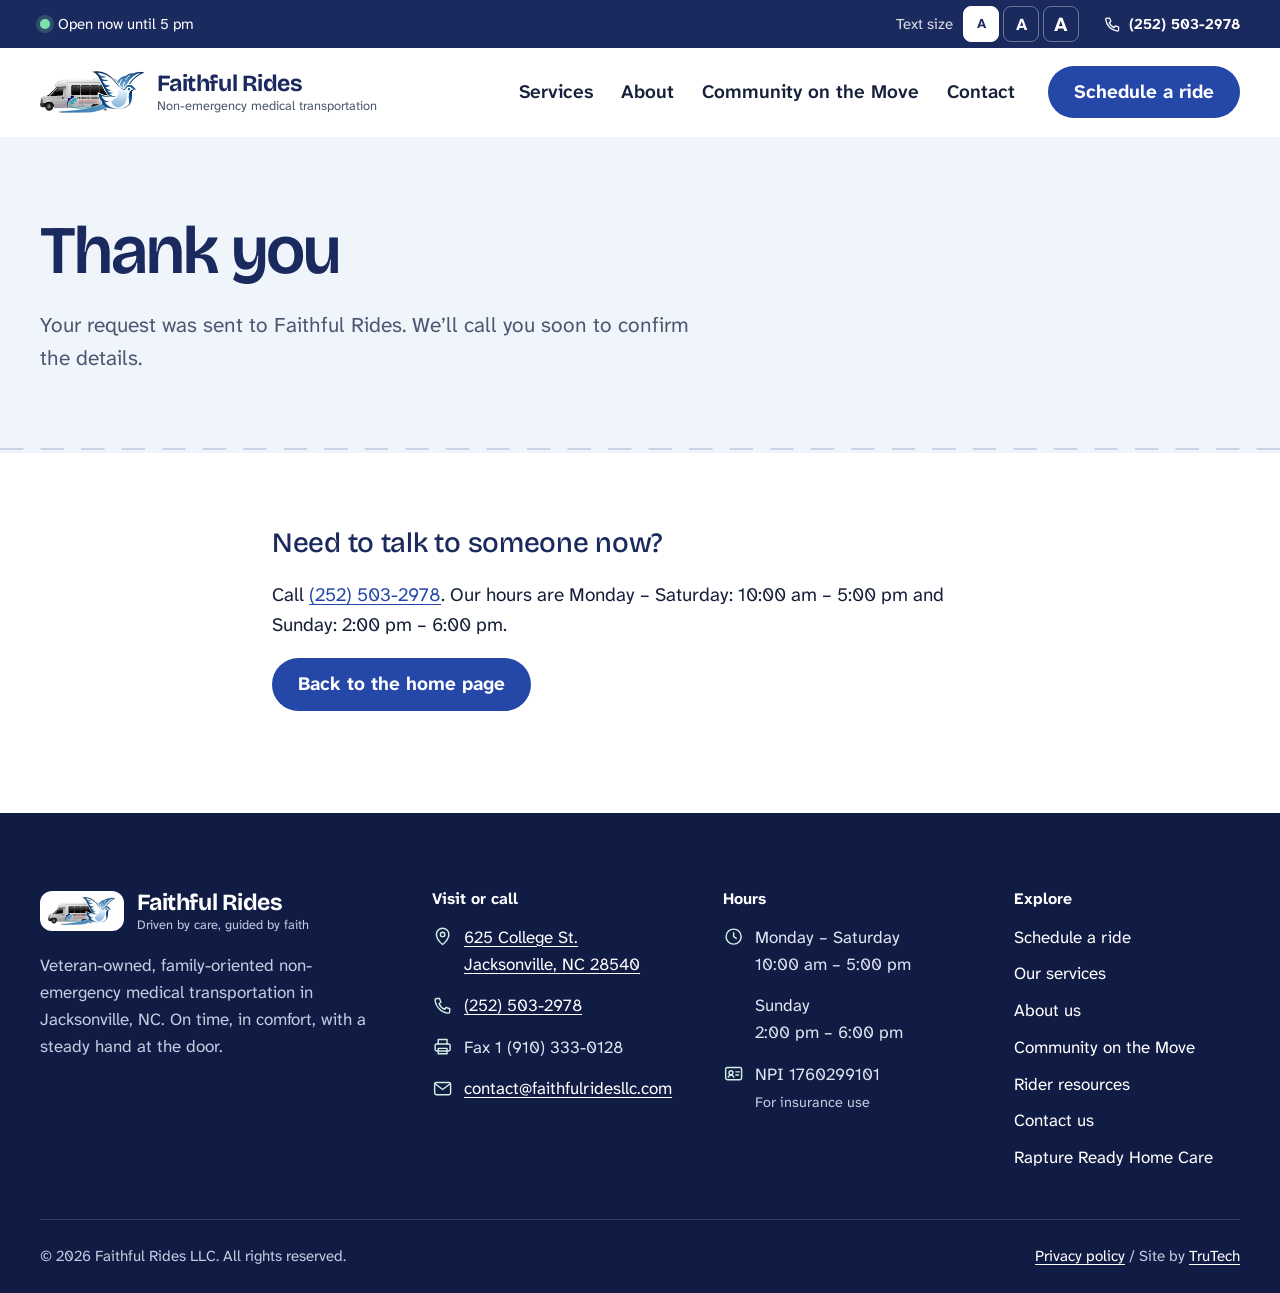
<file: thank-you/index.html>
<!doctype html>
<!-- Built by Truly Digital Solutions, LLC (TruTech) · https://trutech.us · Build TT-FR-2026-05 -->
<html lang="en">
<head>
<meta charset="utf-8">
<meta name="viewport" content="width=device-width, initial-scale=1">
<meta name="author" content="Truly Digital Solutions, LLC (TruTech)">
<meta name="generator" content="TruTech · trutech.us">
<meta name="trutech-build" content="TT-FR-2026-05">
<title>Thank You | Faithful Rides</title>
<meta name="robots" content="noindex">
<meta name="description" content="Your request was sent to Faithful Rides.">
<link rel="canonical" href="https://www.faithfulridesllc.com/thank-you/">
<meta property="og:type" content="website">
<meta property="og:title" content="Thank You | Faithful Rides">
<meta property="og:description" content="Your request was sent to Faithful Rides.">
<meta property="og:url" content="https://www.faithfulridesllc.com/thank-you/">
<meta property="og:image" content="https://www.faithfulridesllc.com/assets/img/hero-lift.webp">
<meta name="theme-color" content="#1b2a5e">
<link rel="icon" href="../assets/img/favicon.png">
<link rel="apple-touch-icon" href="../assets/img/apple-touch-icon.png">
<link rel="preconnect" href="https://fonts.googleapis.com">
<link rel="preconnect" href="https://fonts.gstatic.com" crossorigin>
<link rel="stylesheet" href="https://fonts.googleapis.com/css2?family=Atkinson+Hyperlegible+Next:ital,wght@0,400;0,600;0,700;1,400&family=Bricolage+Grotesque:opsz,wght@12..96,500;12..96,600;12..96,700&display=swap">
<link rel="stylesheet" href="../assets/site.css">
<script>try{var s=localStorage.getItem('fr-size');if(s)document.documentElement.dataset.size=s}catch(e){}</script>
<script src="../assets/site.js" defer></script>

</head>
<body>
<a class="skip" href="#main">Skip to main content</a>
<div class="util">
  <div class="wrap util__in">
    <p class="util__status" data-status><span class="dot" aria-hidden="true"></span><span data-status-text>Mon – Sat 10 am – 5 pm, Sun 2 – 6 pm</span></p>
    <div class="util__right">
      <div class="size" role="group" aria-label="Text size">
        <span class="size__label">Text size</span>
        <button type="button" data-size-btn="1" aria-pressed="true" aria-label="Normal text">A</button>
        <button type="button" data-size-btn="2" aria-pressed="false" aria-label="Larger text">A</button>
        <button type="button" data-size-btn="3" aria-pressed="false" aria-label="Largest text">A</button>
      </div>
      <a class="util__phone" href="tel:+12525032978"><svg class="ic" viewBox="0 0 24 24" aria-hidden="true" fill="none" stroke="currentColor" stroke-width="1.6" stroke-linecap="round" stroke-linejoin="round"><path d="M5 4h3.5l1.6 4.2-2.2 1.4a11 11 0 0 0 6.5 6.5l1.4-2.2L20 15.5V19a1.5 1.5 0 0 1-1.6 1.5A16.5 16.5 0 0 1 3.5 5.6 1.5 1.5 0 0 1 5 4Z"/></svg><span>(252) 503-2978</span></a>
    </div>
  </div>
</div>
<header class="hdr" data-hdr>
  <div class="wrap hdr__in">
    <a class="brand" href="../" aria-label="Faithful Rides, home">
      <img src="../assets/img/logo.webp" alt="" width="408" height="166">
      <span class="brand__name">Faithful Rides<small>Non-emergency medical transportation</small></span>
    </a>
    <nav class="nav" aria-label="Main" data-nav>
      <ul><li><a href="../our-services/">Services</a></li><li><a href="../about-us/">About</a></li><li><a href="../community-on-the-move/">Community on the Move</a></li><li><a href="../contact-us/">Contact</a></li></ul>
      <a class="btn btn--primary nav__cta" href="../schedule-a-ride/">Schedule a ride</a>
      <a class="nav__phone" href="tel:+12525032978"><svg class="ic" viewBox="0 0 24 24" aria-hidden="true" fill="none" stroke="currentColor" stroke-width="1.6" stroke-linecap="round" stroke-linejoin="round"><path d="M5 4h3.5l1.6 4.2-2.2 1.4a11 11 0 0 0 6.5 6.5l1.4-2.2L20 15.5V19a1.5 1.5 0 0 1-1.6 1.5A16.5 16.5 0 0 1 3.5 5.6 1.5 1.5 0 0 1 5 4Z"/></svg>(252) 503-2978</a>
    </nav>
    <button class="menu-btn" type="button" aria-expanded="false" aria-controls="menu" data-menu-btn><span class="menu-btn__bars" aria-hidden="true"></span><span data-menu-label>Menu</span></button>
  </div>
</header>
<main id="main">
<section class="phead">
  <div class="wrap phead__in">
    <div class="phead__txt"><h1>Thank you</h1><p class="lead">Your request was sent to Faithful Rides. We’ll call you soon to confirm the details.</p></div>
  </div>
  <svg class="phead__road" viewBox="0 0 1200 40" preserveAspectRatio="none" aria-hidden="true"><path d="M0 20 H1200"/></svg>
</section>
<section class="sec sec--flush">
  <div class="wrap-narrow prose">
    <p class="big">Need to talk to someone now?</p>
    <p>Call <a href="tel:+12525032978">(252) 503-2978</a>. Our hours are Monday – Saturday: 10:00 am – 5:00 pm and Sunday: 2:00 pm – 6:00 pm.</p>
    <p><a class="btn btn--primary" href="../">Back to the home page</a></p>
  </div>
</section>
</main>
<footer class="ftr">
  <div class="wrap ftr__grid">
    <div class="ftr__about">
      <a class="brand brand--ftr" href="../"><img src="../assets/img/logo.webp" alt="" width="408" height="166"><span class="brand__name">Faithful Rides<small>Driven by care, guided by faith</small></span></a>
      <p>Veteran-owned, family-oriented non-emergency medical transportation in Jacksonville, NC. On time, in comfort, with a steady hand at the door.</p>
    </div>
    <div>
      <h2 class="ftr__h">Visit or call</h2>
      <ul class="ftr__list">
        <li><svg class="ic" viewBox="0 0 24 24" aria-hidden="true" fill="none" stroke="currentColor" stroke-width="1.6" stroke-linecap="round" stroke-linejoin="round"><path d="M12 21s-7-6.2-7-11.5a7 7 0 0 1 14 0C19 14.8 12 21 12 21Z"/><circle cx="12" cy="9.5" r="2.5"/></svg><a href="https://maps.google.com/maps?q=625+College+St.%2C+Jacksonville%2C+NC+28540" target="_blank" rel="noopener">625 College St.<br>Jacksonville, NC 28540</a></li>
        <li><svg class="ic" viewBox="0 0 24 24" aria-hidden="true" fill="none" stroke="currentColor" stroke-width="1.6" stroke-linecap="round" stroke-linejoin="round"><path d="M5 4h3.5l1.6 4.2-2.2 1.4a11 11 0 0 0 6.5 6.5l1.4-2.2L20 15.5V19a1.5 1.5 0 0 1-1.6 1.5A16.5 16.5 0 0 1 3.5 5.6 1.5 1.5 0 0 1 5 4Z"/></svg><a href="tel:+12525032978">(252) 503-2978</a></li>
        <li><svg class="ic" viewBox="0 0 24 24" aria-hidden="true" fill="none" stroke="currentColor" stroke-width="1.6" stroke-linecap="round" stroke-linejoin="round"><path d="M7 9V4h10v5"/><rect x="3.5" y="9" width="17" height="8" rx="2"/><path d="M7 14h10v6H7z"/></svg><span>Fax 1 (910) 333-0128</span></li>
        <li><svg class="ic" viewBox="0 0 24 24" aria-hidden="true" fill="none" stroke="currentColor" stroke-width="1.6" stroke-linecap="round" stroke-linejoin="round"><rect x="3" y="5" width="18" height="14" rx="2"/><path d="m3.5 6.5 8.5 6.5 8.5-6.5"/></svg><a href="mailto:contact@faithfulridesllc.com">contact@faithfulridesllc.com</a></li>
      </ul>
    </div>
    <div>
      <h2 class="ftr__h">Hours</h2>
      <ul class="ftr__list"><li><svg class="ic" viewBox="0 0 24 24" aria-hidden="true" fill="none" stroke="currentColor" stroke-width="1.6" stroke-linecap="round" stroke-linejoin="round"><circle cx="12" cy="12" r="8.5"/><path d="M12 7.5V12l3 2"/></svg><span>Monday – Saturday<br>10:00 am – 5:00 pm</span></li><li><span class=ic></span><span>Sunday<br>2:00 pm – 6:00 pm</span></li>
        <li><svg class="ic" viewBox="0 0 24 24" aria-hidden="true" fill="none" stroke="currentColor" stroke-width="1.6" stroke-linecap="round" stroke-linejoin="round"><rect x="3" y="5" width="18" height="14" rx="2"/><circle cx="9" cy="11" r="2.2"/><path d="M5.8 16c.6-1.6 1.8-2.4 3.2-2.4s2.6.8 3.2 2.4M14.5 10h4M14.5 13.5h3"/></svg><span>NPI 1760299101<br><small>For insurance use</small></span></li>
      </ul>
    </div>
    <div>
      <h2 class="ftr__h">Explore</h2>
      <ul class="ftr__links">
        <li><a href="../schedule-a-ride/">Schedule a ride</a></li>
        <li><a href="../our-services/">Our services</a></li>
        <li><a href="../about-us/">About us</a></li>
        <li><a href="../community-on-the-move/">Community on the Move</a></li>
        <li><a href="../resources/">Rider resources</a></li>
        <li><a href="../contact-us/">Contact us</a></li>
        <li><a href="https://www.rapturereadyhomecare.com" target="_blank" rel="noopener">Rapture Ready Home Care</a></li>
      </ul>
    </div>
  </div>
  <div class="wrap ftr__legal">
    <p>© <span data-year>2026</span> Faithful Rides LLC. All rights reserved.</p>
    <p><a href="../privacy-policy/">Privacy policy</a> <span aria-hidden="true">/</span> Site by <a href="https://trutech.us" target="_blank" rel="noopener">TruTech</a></p>
  </div>
</footer>
</body>
</html>
</file>
<file: assets/site.css>
/* Faithful Rides LLC — Built by Truly Digital Solutions, LLC (TruTech) · Build TT-FR-2026-05 */
@layer tokens, base, layout, components, pages, motion;

@layer tokens {
  :root {
    --paper: #ffffff;
    --sky: #f0f5fc;
    --sky-2: #e2ecf9;
    --line: #d8e2f0;
    --navy: #1b2a5e;
    --navy-deep: #111c44;
    --blue: #2447a8;
    --mint: #d4f0e3;
    --mint-ink: #145a3f;
    --ink: #16203a;
    --muted: #4c5870;
    --gold: #b7862b;
    --focus: #c2410c;

    --display: 'Bricolage Grotesque', 'Avenir Next', system-ui, sans-serif;
    --sans: 'Atkinson Hyperlegible Next', 'Atkinson Hyperlegible', system-ui, -apple-system, 'Segoe UI', sans-serif;

    --fs-base: 1.1875rem;
    --step--1: 0.9375rem;
    --step-1: 1.3125rem;
    --step-2: clamp(1.4rem, 1.15rem + .9vw, 1.75rem);
    --step-3: clamp(1.85rem, 1.35rem + 2vw, 2.6rem);
    --step-4: clamp(2.4rem, 1.5rem + 3.6vw, 4.25rem);

    --r-sm: 12px; --r-md: 20px; --r-lg: 32px;
    --wrap: 1200px;
    --gutter: clamp(1rem, 4vw, 2.5rem);
    --sec: clamp(4rem, 8vw, 7rem);
    --shadow: 0 1px 2px rgba(17, 28, 68, .06), 0 16px 40px -16px rgba(17, 28, 68, .25);
  }
  :root[data-size="2"] { font-size: 112.5%; }
  :root[data-size="3"] { font-size: 125%; }
}

@layer base {
  *, *::before, *::after { box-sizing: border-box; }
  html { -webkit-text-size-adjust: 100%; scroll-behavior: smooth; }
  body { margin: 0; background: var(--paper); color: var(--ink); font-family: var(--sans); font-size: var(--fs-base); line-height: 1.6; -webkit-font-smoothing: antialiased; }
  img { display: block; max-width: 100%; height: auto; }
  h1, h2, h3 { font-family: var(--display); font-weight: 600; line-height: 1.1; margin: 0; color: var(--navy); letter-spacing: -0.02em; text-wrap: balance; }
  h1 { font-size: var(--step-4); letter-spacing: -0.03em; }
  h2 { font-size: var(--step-3); }
  h3 { font-size: var(--step-2); letter-spacing: -0.01em; }
  p { margin: 0; text-wrap: pretty; }
  a { color: var(--blue); text-underline-offset: .18em; text-decoration-thickness: 1px; }
  a:hover { color: var(--navy); text-decoration-thickness: 2px; }
  :focus-visible { outline: 3px solid var(--focus); outline-offset: 3px; border-radius: 4px; }
  ul, ol { margin: 0; padding: 0; }
  .ic { width: 1.25em; height: 1.25em; flex: none; }
  .skip { position: absolute; left: 1rem; top: -4rem; z-index: 100; background: var(--navy); color: #fff; padding: .75rem 1rem; border-radius: var(--r-sm); }
  .skip:focus { top: 1rem; }
}

@layer layout {
  .wrap { width: min(100% - 2 * var(--gutter), var(--wrap)); margin-inline: auto; }
  .wrap-narrow { width: min(100% - 2 * var(--gutter), 46rem); margin-inline: auto; }
  .sec { padding-block: var(--sec); }
  .sec--tight { padding-block: clamp(2.5rem, 5vw, 4rem); }
  .sec--flush, .phead + .sec { padding-top: clamp(3rem, 6vw, 4.5rem); }
  .sec--sky { background: var(--sky); }
  .sec__head { max-width: 44rem; margin-bottom: clamp(2rem, 4vw, 3.25rem); }
  .sec__head p { margin-top: 1rem; color: var(--muted); font-size: var(--step-1); }
  .sec__head--row { max-width: none; display: flex; flex-wrap: wrap; align-items: end; justify-content: space-between; gap: 1rem 2rem; }
  .sec__head--row > div { max-width: 42rem; }
  .split { display: grid; gap: clamp(2rem, 5vw, 5rem); align-items: center; grid-template-columns: .85fr 1.15fr; }
  .split__img img { border-radius: var(--r-lg); width: 100%; aspect-ratio: 4 / 5; object-fit: cover; }
  .split__lead { margin-top: 1rem; color: var(--muted); font-size: var(--step-1); }
  @media (max-width: 860px) { .split { grid-template-columns: 1fr; } .split__img img { aspect-ratio: 4 / 3; } }
}

@layer components {
  /* Utility bar */
  .util { background: var(--navy); color: #fff; font-size: var(--step--1); }
  .util__in { display: flex; align-items: center; justify-content: space-between; gap: 1rem; min-height: 48px; }
  .util__status { display: flex; align-items: center; gap: .55rem; }
  .dot { width: .6rem; height: .6rem; border-radius: 50%; background: #b9c3dc; flex: none; }
  .util__status.is-open .dot { background: #7ee2a8; box-shadow: 0 0 0 4px rgba(126, 226, 168, .2); }
  .util__right { display: flex; align-items: center; gap: 1.5rem; }
  .util__phone { display: inline-flex; align-items: center; gap: .45rem; color: #fff; font-weight: 700; text-decoration: none; }
  .util__phone:hover { color: #fff; text-decoration: underline; }
  .size { display: flex; align-items: center; gap: .25rem; }
  .size__label { margin-right: .35rem; opacity: .85; }
  .size button { font: inherit; color: #fff; background: transparent; border: 1px solid rgba(255, 255, 255, .35); min-width: 36px; height: 36px; border-radius: 8px; cursor: pointer; line-height: 1; font-weight: 700; }
  .size button:nth-of-type(1) { font-size: .85rem; }
  .size button:nth-of-type(2) { font-size: 1.05rem; }
  .size button:nth-of-type(3) { font-size: 1.25rem; }
  .size button[aria-pressed="true"] { background: #fff; color: var(--navy); border-color: #fff; }
  .util :focus-visible { outline-color: #fff; }
  @media (max-width: 720px) { .size__label, .util__phone span { display: none; } .util__phone .ic { width: 1.4em; height: 1.4em; } }
  @media (max-width: 420px) { .util__status { font-size: .8125rem; } .util__right { gap: .9rem; } }

  /* Header */
  .hdr { position: sticky; top: 0; z-index: 40; background: var(--paper); border-bottom: 1px solid transparent; transition: border-color .2s; }
  .hdr.is-stuck { border-bottom-color: var(--line); }
  .hdr__in { display: flex; align-items: center; justify-content: space-between; gap: 1.5rem; min-height: 88px; }
  .brand { display: flex; align-items: center; gap: .8rem; text-decoration: none; color: var(--navy); }
  .brand img { width: 104px; height: auto; }
  .brand__name { display: grid; font-family: var(--display); font-weight: 700; font-size: 1.45rem; line-height: 1.05; letter-spacing: -.02em; }
  .brand__name small { font-family: var(--sans); font-weight: 400; font-size: .8rem; letter-spacing: 0; color: var(--muted); margin-top: .25rem; }
  .brand:hover { color: var(--navy); }
  .nav { display: flex; align-items: center; gap: 1.25rem; }
  .nav ul { display: flex; gap: .15rem; list-style: none; }
  .nav ul a { display: block; padding: .6rem .8rem; border-radius: 999px; color: var(--ink); text-decoration: none; font-weight: 600; }
  .nav ul a:hover { background: var(--sky); color: var(--navy); }
  .nav ul a[aria-current="page"] { background: var(--sky-2); color: var(--navy); }
  .nav__phone { display: none; }
  .menu-btn { display: none; }
  @media (max-width: 1120px) {
    .hdr__in { min-height: 76px; }
    .brand img { width: 84px; }
    .brand__name { font-size: 1.25rem; }
    .menu-btn { display: inline-flex; align-items: center; gap: .6rem; font: inherit; font-weight: 700; color: var(--navy); background: var(--sky); border: 0; border-radius: 999px; padding: .7rem 1.1rem; min-height: 48px; cursor: pointer; }
    .menu-btn__bars { width: 18px; height: 12px; position: relative; border-top: 2px solid; border-bottom: 2px solid; }
    .menu-btn__bars::after { content: ""; position: absolute; left: 0; right: 0; top: 3px; border-top: 2px solid; }
    .nav { position: fixed; inset: var(--hdr-bottom, 124px) 0 0 0; background: var(--paper); flex-direction: column; align-items: stretch; gap: 1rem; padding: 1.5rem var(--gutter) 2rem; overflow-y: auto; visibility: hidden; opacity: 0; transition: opacity .2s, visibility .2s; }
    .nav.is-open { visibility: visible; opacity: 1; }
    .nav ul { flex-direction: column; gap: 0; }
    .nav ul a { font-family: var(--display); font-size: 1.6rem; padding: .85rem 0; border-bottom: 1px solid var(--line); border-radius: 0; color: var(--navy); }
    .nav ul a[aria-current="page"] { background: none; color: var(--blue); }
    .nav__cta { margin-top: .5rem; }
    .nav__phone { display: inline-flex; align-items: center; justify-content: center; gap: .5rem; font-weight: 700; font-size: 1.25rem; padding: .75rem; text-decoration: none; }
  }
  @media (max-width: 480px) { .brand__name small { display: none; } .brand img { width: 70px; } }

  /* Buttons */
  .btn { display: inline-flex; align-items: center; justify-content: center; gap: .55rem; min-height: 52px; padding: .8rem 1.5rem; border-radius: 999px; border: 2px solid transparent; font: inherit; font-weight: 700; text-decoration: none; cursor: pointer; line-height: 1.2; transition: background-color .15s, color .15s, border-color .15s; }
  .btn--lg { min-height: 60px; padding-inline: 1.9rem; }
  .btn--block { width: 100%; }
  .btn--primary { background: var(--blue); color: #fff; }
  .btn--primary:hover { background: var(--navy); color: #fff; }
  .btn--outline { border-color: var(--navy); color: var(--navy); }
  .btn--outline:hover { background: var(--sky); color: var(--navy); }
  .btn--light { background: #fff; color: var(--navy); }
  .btn--light:hover { background: var(--mint); color: var(--navy); }
  .btn--ghost-light { border-color: rgba(255, 255, 255, .6); color: #fff; }
  .btn--ghost-light:hover { background: rgba(255, 255, 255, .1); color: #fff; }
  .textlink { display: inline-flex; align-items: center; gap: .45rem; font-weight: 700; text-decoration: none; border-bottom: 2px solid var(--line); padding-bottom: .15rem; }
  .textlink:hover { border-color: var(--blue); }
  .textlink .ic { transition: transform .2s; }
  .textlink:hover .ic { transform: translateX(3px); }

  /* Why */
  .why { list-style: none; display: grid; grid-template-columns: repeat(3, 1fr); gap: 2.25rem 2.5rem; }
  .why li { display: flex; gap: 1.1rem; align-items: flex-start; }
  .why__ic { display: grid; place-items: center; width: 3.25rem; height: 3.25rem; border-radius: 16px; background: var(--mint); color: var(--mint-ink); flex: none; }
  .why__ic .ic { width: 1.6rem; height: 1.6rem; }
  .why h3 { font-size: 1.3rem; }
  .why p { color: var(--muted); margin-top: .35rem; }
  @media (max-width: 960px) { .why { grid-template-columns: 1fr 1fr; } }
  @media (max-width: 600px) { .why { grid-template-columns: 1fr; } }

  /* Services */
  .svcs { list-style: none; display: grid; gap: 1rem; }
  .svc { display: grid; grid-template-columns: 17rem 1fr; gap: 2rem; align-items: center; background: var(--paper); border-radius: var(--r-md); padding: 1rem; border: 1px solid var(--line); }
  .svc__img img { width: 100%; aspect-ratio: 4 / 3; object-fit: cover; border-radius: 14px; }
  .svc__txt { padding-right: 1.5rem; }
  .svc__txt p { color: var(--muted); margin: .5rem 0 1rem; max-width: 60ch; }
  @media (max-width: 700px) { .svc { grid-template-columns: 1fr; gap: 1.1rem; } .svc__txt { padding: 0 .5rem .5rem; } }

  .svgrid { list-style: none; display: grid; grid-template-columns: repeat(5, 1fr); gap: 1.25rem; }
  .svcard { display: flex; flex-direction: column; height: 100%; background: var(--paper); border: 1px solid var(--line); border-radius: var(--r-md); padding: .75rem .75rem 1.25rem; text-decoration: none; color: var(--ink); transition: border-color .15s; }
  .svcard:hover { border-color: var(--blue); color: var(--ink); }
  .svcard__img img { width: 100%; aspect-ratio: 4 / 3; object-fit: cover; border-radius: 12px; margin-bottom: 1rem; }
  .svcard h3 { font-size: 1.2rem; padding-inline: .35rem; }
  .svcard p { color: var(--muted); font-size: 1.05rem; margin-top: .4rem; padding-inline: .35rem; }
  .svcard:hover h3 { text-decoration: underline; text-underline-offset: .15em; }
  @media (max-width: 1100px) { .svgrid { grid-template-columns: repeat(3, 1fr); } }
  @media (max-width: 760px) { .svgrid { grid-template-columns: 1fr 1fr; } }
  @media (max-width: 480px) { .svgrid { grid-template-columns: 1fr; } }
  .trips { margin-top: 2.5rem; }
  .trips h3 { font-size: 1.3rem; margin-bottom: 1rem; }
  .trips--page { margin-top: 0; }
  .trips--page h2 { margin-bottom: 1.75rem; }
  .chips { list-style: none; display: flex; flex-wrap: wrap; gap: .6rem; }
  .chips li { display: inline-flex; align-items: center; gap: .45rem; background: var(--paper); border: 1px solid var(--line); border-radius: 999px; padding: .5rem 1rem; font-size: 1.05rem; }
  .chips .ic { color: var(--mint-ink); }

  /* Door to door */
  .d2d { list-style: none; display: grid; gap: 1.5rem; margin-top: 2rem; }
  .d2d li { display: flex; gap: 1rem; }
  .d2d li > .ic { width: 2rem; height: 2rem; padding: .35rem; border-radius: 50%; background: var(--mint); color: var(--mint-ink); margin-top: .1rem; }
  .d2d h3 { font-size: 1.3rem; }
  .d2d p { color: var(--muted); margin-top: .25rem; }

  /* Steps: a route with four stops */
  .steps { list-style: none; counter-reset: s; display: grid; grid-template-columns: repeat(4, 1fr); gap: 2rem; position: relative; }
  .steps::before { content: ""; position: absolute; left: 1.6rem; right: 1.6rem; top: 1.6rem; border-top: 3px dashed #9fb3d9; }
  .steps li { counter-increment: s; position: relative; }
  .steps li::before { content: counter(s); display: grid; place-items: center; width: 3.2rem; height: 3.2rem; border-radius: 50%; background: var(--navy); color: #fff; font-family: var(--display); font-weight: 700; font-size: 1.35rem; margin-bottom: 1.25rem; position: relative; box-shadow: 0 0 0 6px var(--sky); }
  .steps h3 { font-size: 1.3rem; }
  .steps p { color: var(--muted); margin-top: .5rem; }
  @media (max-width: 900px) {
    .steps { grid-template-columns: 1fr; gap: 1.75rem; }
    .steps::before { left: 1.6rem; right: auto; top: 1.6rem; bottom: 1.6rem; border-top: 0; border-left: 3px dashed #9fb3d9; }
    .steps li { padding-left: 4.5rem; min-height: 3.2rem; }
    .steps li::before { position: absolute; left: 0; top: 0; }
  }

  /* Quotes */
  .quotes { display: grid; grid-template-columns: 1fr 1.3fr 1fr; gap: 1.5rem; align-items: start; }
  .quote { margin: 0; background: var(--sky); border-radius: var(--r-md); padding: 2rem; display: flex; flex-direction: column; gap: 1rem; }
  .stars { display: flex; gap: .15rem; color: var(--gold); }
  .st { width: 1.15rem; height: 1.15rem; fill: currentColor; stroke: none; }
  .quote blockquote { margin: 0; }
  .quote blockquote p { font-size: 1.15rem; line-height: 1.6; }
  .quote figcaption { display: grid; color: var(--navy); }
  .quote figcaption span { color: var(--muted); font-size: var(--step--1); }
  @media (max-width: 960px) { .quotes { grid-template-columns: 1fr; } }

  /* Article cards */
  .acards { display: grid; grid-template-columns: repeat(3, 1fr); gap: 2rem; }
  .acard__link { display: flex; flex-direction: column; text-decoration: none; color: var(--ink); height: 100%; }
  .acard__img { border-radius: var(--r-md); overflow: hidden; aspect-ratio: 3 / 2; background: var(--sky-2); margin-bottom: 1.1rem; }
  .acard__img img { width: 100%; height: 100%; object-fit: cover; transition: transform .5s ease; }
  .acard__link:hover .acard__img img { transform: scale(1.03); }
  .acard h3 { font-size: 1.4rem; }
  .acard__link:hover h3 { text-decoration: underline; text-decoration-thickness: 2px; text-underline-offset: .15em; }
  .acard p { color: var(--muted); margin-top: .5rem; }
  @media (max-width: 960px) { .acards { grid-template-columns: 1fr 1fr; } }
  @media (max-width: 620px) { .acards { grid-template-columns: 1fr; } }

  /* Band */
  .band { background: var(--navy); color: #fff; padding-block: clamp(3rem, 6vw, 4.5rem); }
  .band__in { display: flex; flex-wrap: wrap; align-items: center; justify-content: space-between; gap: 2rem; }
  .band h2 { color: #fff; }
  .band p { margin-top: .75rem; max-width: 40rem; opacity: .9; }
  .band__actions { display: flex; flex-wrap: wrap; gap: .85rem; }
  .band :focus-visible { outline-color: #fff; }

  /* Contact */
  .contact { display: grid; grid-template-columns: 1fr 1.1fr; gap: clamp(2rem, 5vw, 5rem); align-items: start; }
  .contact__info > p { margin-top: 1rem; color: var(--muted); }
  .clist { list-style: none; margin-top: 2rem; display: grid; gap: 1.35rem; }
  .clist li { display: flex; gap: 1rem; align-items: flex-start; }
  .clist .ic { color: var(--blue); width: 1.6rem; height: 1.6rem; margin-top: .15rem; }
  .clist__k { font-size: var(--step--1); color: var(--muted); }
  .clist a { font-weight: 700; overflow-wrap: anywhere; }
  @media (max-width: 900px) { .contact { grid-template-columns: 1fr; } }

  /* Forms */
  .form { background: var(--sky); border-radius: var(--r-lg); padding: clamp(1.25rem, 4vw, 2.5rem); display: grid; gap: 1.2rem; }
  .form__group { border: 0; margin: 0; padding: 0; display: grid; gap: 1.2rem; min-width: 0; }
  .form__group + .form__group { border-top: 1px solid var(--line); padding-top: 1.5rem; }
  .form__group > legend { font-family: var(--display); font-weight: 700; font-size: 1.4rem; color: var(--navy); padding: 0; margin-bottom: 1.2rem; }
  .field { display: grid; gap: .45rem; border: 0; padding: 0; margin: 0; min-width: 0; }
  .field label, .field > legend { font-weight: 700; padding: 0; }
  .field > legend { margin-bottom: .45rem; }
  .opt { font-weight: 400; color: var(--muted); font-size: var(--step--1); }
  .field input, .field select, .field textarea { font: inherit; color: var(--ink); background: #fff; border: 1.5px solid #a9b8d2; border-radius: var(--r-sm); padding: .8rem .95rem; min-height: 54px; width: 100%; }
  .field textarea { min-height: 110px; resize: vertical; }
  .field input:focus, .field select:focus, .field textarea:focus { border-color: var(--blue); outline: 3px solid rgba(36, 71, 168, .2); outline-offset: 0; }
  .field [aria-invalid="true"] { border-color: #b3261e; background: #fff6f5; }
  .field-row { display: grid; grid-template-columns: 1fr 1fr; gap: 1.2rem; }
  @media (max-width: 560px) { .field-row { grid-template-columns: 1fr; } }
  .radios { display: flex; flex-wrap: wrap; gap: .6rem; }
  .radios label { display: inline-flex; align-items: center; gap: .55rem; font-weight: 400; background: #fff; border: 1.5px solid #a9b8d2; border-radius: 999px; padding: .6rem 1.1rem; cursor: pointer; min-height: 48px; }
  .radios input { width: 1.2rem; height: 1.2rem; accent-color: var(--blue); margin: 0; }
  .radios label:has(input:checked) { border-color: var(--blue); box-shadow: inset 0 0 0 1px var(--blue); }
  .form__err { color: #b3261e; font-weight: 700; }
  .form__err:empty { display: none; }
  .form__note { font-size: var(--step--1); color: var(--muted); }

  /* FAQ */
  .faq { display: grid; grid-template-columns: 1fr 2fr; gap: 2rem; }
  .faq__item { border-bottom: 1px solid var(--line); }
  .faq__item:first-child { border-top: 1px solid var(--line); }
  .faq__item summary { list-style: none; cursor: pointer; display: flex; justify-content: space-between; align-items: center; gap: 1rem; padding: 1.25rem 0; font-family: var(--display); font-weight: 600; font-size: 1.3rem; color: var(--navy); line-height: 1.3; }
  .faq__item summary::-webkit-details-marker { display: none; }
  .faq__plus { width: 2.25rem; height: 2.25rem; flex: none; border-radius: 50%; background: var(--sky); position: relative; }
  .faq__plus::before, .faq__plus::after { content: ""; position: absolute; left: 50%; top: 50%; width: 12px; height: 2px; background: var(--navy); translate: -50% -50%; transition: rotate .2s; }
  .faq__plus::after { rotate: 90deg; }
  .faq__item[open] .faq__plus::after { rotate: 0deg; }
  .faq__a { padding: 0 3rem 1.5rem 0; color: var(--muted); }
  @media (max-width: 820px) { .faq { grid-template-columns: 1fr; } .faq__a { padding-right: 0; } }

  .npi { display: inline-grid; margin: 1.5rem 0; padding: 1rem 1.25rem; border-radius: var(--r-md); background: var(--paper); border: 1px solid var(--line); }
  .npi dt { font-size: var(--step--1); color: var(--muted); }
  .npi dd { margin: 0; font-family: var(--display); font-weight: 700; font-size: 1.8rem; color: var(--navy); letter-spacing: .02em; }

  .crumb { margin-bottom: 1.25rem; }
  .crumb a { display: inline-flex; align-items: center; gap: .4rem; font-weight: 700; text-decoration: none; }
  .crumb a:hover { text-decoration: underline; }

  .ticks { list-style: none; display: grid; gap: .55rem; }
  .ticks li { display: flex; gap: .6rem; align-items: flex-start; }
  .ticks .ic { color: var(--mint-ink); margin-top: .2rem; }
  .ticks--lg { margin: 1.25rem 0 2rem; font-size: 1.2rem; }

  .sister { background: var(--mint); }
  .sister__in { display: flex; flex-wrap: wrap; align-items: center; gap: 1rem 1.5rem; padding-block: 1.75rem; }
  .sister__in > .ic { width: 2rem; height: 2rem; color: var(--mint-ink); }
  .sister__in p { flex: 1 1 28rem; }
  .sister .textlink { color: var(--navy); border-color: rgba(20, 90, 63, .35); }

  /* Footer */
  .ftr { background: var(--navy-deep); color: #dfe5f3; padding-top: clamp(3.5rem, 6vw, 5rem); font-size: 1.0625rem; }
  .ftr a { color: #fff; }
  .ftr a:hover { color: #fff; }
  .ftr :focus-visible { outline-color: #fff; }
  .ftr__grid { display: grid; grid-template-columns: 1.4fr 1fr 1fr .9fr; gap: 2.5rem; padding-bottom: 3rem; }
  .brand--ftr { color: #fff; margin-bottom: 1.25rem; }
  .brand--ftr img { width: 84px; background: #fff; border-radius: 12px; padding: 6px 8px; }
  .brand--ftr .brand__name small { color: #c3cce2; }
  .brand--ftr:hover { color: #fff; }
  .ftr__about p { color: #c3cce2; max-width: 26rem; }
  .ftr__h { font-family: var(--sans); font-size: 1rem; font-weight: 700; color: #fff; margin-bottom: 1rem; letter-spacing: 0; }
  .ftr__list { list-style: none; display: grid; gap: .9rem; }
  .ftr__list li { display: flex; gap: .7rem; align-items: flex-start; }
  .ftr__list .ic { color: var(--mint); margin-top: .15rem; }
  .ftr__list small { color: #c3cce2; font-size: .9rem; }
  .ftr__list a { overflow-wrap: anywhere; }
  .ftr__links { list-style: none; display: grid; gap: .6rem; }
  .ftr__links a { text-decoration: none; }
  .ftr__links a:hover { text-decoration: underline; }
  .ftr__legal { display: flex; flex-wrap: wrap; justify-content: space-between; gap: .75rem 2rem; border-top: 1px solid rgba(255, 255, 255, .14); padding-block: 1.5rem; font-size: .95rem; color: #c3cce2; }
  @media (max-width: 960px) { .ftr__grid { grid-template-columns: 1fr 1fr; } }
  @media (max-width: 600px) { .ftr__grid { grid-template-columns: 1fr; } }

  .tablewrap { overflow-x: auto; margin: 1.5rem 0; border: 1px solid var(--line); border-radius: var(--r-md); }
  table { border-collapse: collapse; width: 100%; font-size: 1.05rem; }
  th, td { text-align: left; padding: .85rem 1rem; border-bottom: 1px solid var(--line); vertical-align: top; }
  tr:last-child td { border-bottom: 0; }
  th { background: var(--sky); color: var(--navy); }
}

@layer pages {
  /* Hero */
  .hero { padding-block: clamp(2.5rem, 6vw, 5rem) clamp(4rem, 8vw, 6.5rem); background: radial-gradient(120% 90% at 100% 0%, var(--sky-2) 0%, var(--sky) 40%, var(--paper) 85%); }
  .hero__in { display: grid; grid-template-columns: 1fr 1fr; gap: clamp(2rem, 5vw, 5rem); align-items: center; }
  .hero__kicker { display: inline-flex; align-items: center; gap: .5rem; background: var(--mint); color: var(--mint-ink); font-weight: 700; padding: .4rem 1rem .4rem .8rem; border-radius: 999px; margin-bottom: 1.5rem; font-size: 1.0625rem; }
  .hero h1 { font-size: clamp(2.6rem, 1.4rem + 4.4vw, 4.9rem); line-height: 1.02; }
  .hero .lead { margin-top: 1.5rem; font-size: var(--step-1); color: var(--muted); max-width: 35rem; }
  .hero__actions { display: flex; flex-wrap: wrap; gap: .85rem; margin-top: 2.25rem; }
  .hero__facts { list-style: none; display: flex; flex-wrap: wrap; gap: .75rem 1.75rem; margin-top: 2rem; color: var(--muted); font-size: 1.0625rem; }
  .hero__facts li { display: flex; align-items: center; gap: .5rem; }
  .hero__facts .ic { color: var(--blue); }
  .hero__art { position: relative; padding-bottom: 4rem; }
  .hero__photo img { width: 100%; aspect-ratio: 5 / 4; object-fit: cover; border-radius: var(--r-lg); box-shadow: var(--shadow); }
  .route { position: absolute; right: -1rem; bottom: 0; width: min(21rem, 80%); background: var(--paper); border-radius: var(--r-md); box-shadow: var(--shadow); padding: 1.35rem 1.5rem 1.4rem; }
  .route__title { font-family: var(--display); font-weight: 700; color: var(--navy); font-size: 1.15rem; margin-bottom: .9rem; }
  .route__stops { list-style: none; display: grid; gap: .85rem; position: relative; padding-left: 2rem; }
  .route__stops::before { content: ""; position: absolute; left: .5rem; top: .55rem; bottom: .55rem; border-left: 3px dashed var(--blue); transform-origin: top; }
  .route__stops li { position: relative; display: grid; line-height: 1.3; }
  .route__stops li::before { content: ""; position: absolute; left: -1.95rem; top: .2rem; width: 1rem; height: 1rem; border-radius: 50%; background: var(--paper); border: 3px solid var(--blue); }
  .route__stops li:last-child::before { background: var(--blue); }
  .route__stops strong { color: var(--ink); font-size: 1.05rem; }
  .route__stops span { color: var(--muted); font-size: .95rem; }
  @media (max-width: 900px) {
    .hero__in { grid-template-columns: 1fr; }
    .hero__art { max-width: 36rem; }
    .route { right: .75rem; }
  }
  @media (max-width: 520px) {
    .hero__art { padding-bottom: 0; }
    .route { position: static; width: auto; margin: -2.5rem .75rem 0; }
  }

  /* Page head */
  .phead { position: relative; background: var(--sky); padding-block: clamp(3rem, 6vw, 5rem); overflow: hidden; }
  .phead__in { display: grid; gap: 3rem; align-items: center; }
  .phead--img .phead__in { grid-template-columns: 1.25fr .75fr; }
  .phead__txt { max-width: 46rem; }
  .phead .lead { margin-top: 1.25rem; font-size: var(--step-1); color: var(--muted); }
  .phead__img img { width: 100%; aspect-ratio: 4 / 3; object-fit: cover; border-radius: var(--r-lg); }
  .phead__road { position: absolute; left: 0; right: 0; bottom: 0; width: 100%; height: 8px; }
  .phead__road path { stroke: #9fb3d9; stroke-width: 6; stroke-dasharray: 22 16; fill: none; }
  @media (max-width: 800px) { .phead--img .phead__in { grid-template-columns: 1fr; } .phead__img { display: none; } }

  /* Coverage */
  .cover { display: grid; grid-template-columns: 1.1fr .9fr; gap: clamp(2rem, 5vw, 5rem); align-items: center; }
  .cover__txt > p { margin-top: 1rem; color: var(--muted); }
  .cover__img img { border-radius: var(--r-lg); width: 100%; aspect-ratio: 4 / 3; object-fit: cover; }
  @media (max-width: 860px) { .cover { grid-template-columns: 1fr; } }

  /* Prose */
  .prose-2 { display: grid; grid-template-columns: .8fr 1.2fr; gap: 2rem 4rem; }
  @media (max-width: 820px) { .prose-2 { grid-template-columns: 1fr; } }
  .prose > * + * { margin-top: 1.1rem; }
  .prose p { max-width: 68ch; }
  .prose .big { font-family: var(--display); font-weight: 500; font-size: var(--step-2); line-height: 1.35; color: var(--navy); letter-spacing: -.01em; }
  .prose h2 { font-size: var(--step-2); margin-top: 2.75rem; }
  .prose h3 { font-size: 1.3rem; margin-top: 2rem; }
  .prose ul { padding-left: 1.4rem; display: grid; gap: .45rem; }
  .prose li::marker { color: var(--blue); }

  /* Request / schedule */
  .reqpage { display: grid; grid-template-columns: 1.4fr .9fr; gap: clamp(2rem, 4vw, 3.5rem); align-items: start; }
  .req__aside { display: grid; gap: 1.25rem; position: sticky; top: 7rem; }
  .req__card { border: 1px solid var(--line); border-radius: var(--r-lg); padding: 1.75rem; display: grid; gap: .85rem; }
  .req__card h2 { font-size: 1.5rem; }
  .req__card p { color: var(--muted); }
  .req__card--quiet { background: var(--mint); border-color: transparent; }
  .req__hours { font-size: var(--step--1); }
  .req__911 { font-weight: 700; padding-left: .25rem; }
  @media (max-width: 900px) { .reqpage { grid-template-columns: 1fr; } .req__aside { position: static; } }

  /* Resources */
  .comm { display: grid; grid-template-columns: 1fr 1fr; gap: clamp(2rem, 5vw, 5rem); align-items: start; }
  .comm__intro > p { margin-top: 1rem; color: var(--muted); }
  .h-sm { font-size: var(--step-2); margin-bottom: 1.25rem; }
  .comm__list { list-style: none; display: grid; gap: .85rem; }
  .comm__list a { display: grid; gap: .2rem; background: var(--sky); border-radius: var(--r-md); padding: 1.25rem 1.5rem; text-decoration: none; color: var(--ink); border: 1px solid transparent; }
  .comm__list a:hover { border-color: var(--blue); }
  .comm__t { font-weight: 700; color: var(--blue); }
  .comm__t::after { content: " ↗"; font-weight: 400; }
  .comm__d { color: var(--muted); }
  @media (max-width: 860px) { .comm { grid-template-columns: 1fr; } }

  /* Article */
  .post__head { padding-block: clamp(2.5rem, 5vw, 4rem) 2rem; }
  .post__head > * { max-width: 52rem; }
  .post__head h1 { font-size: clamp(2.1rem, 1.4rem + 3vw, 3.5rem); }
  .post__head .lead { margin-top: 1.25rem; font-size: var(--step-1); color: var(--muted); }
  .post__hero img { width: 100%; aspect-ratio: 21 / 9; object-fit: cover; object-position: 50% 30%; border-radius: var(--r-lg); }
  .post__body { padding-block: clamp(2.5rem, 5vw, 4rem) var(--sec); }
  .post__cta { margin-top: 3rem; padding: 1.75rem; border-radius: var(--r-lg); background: var(--sky); display: grid; gap: 1rem; }
  .post__cta p:last-child { display: flex; flex-wrap: wrap; gap: .75rem; }
  @media (max-width: 600px) { .post__hero img { aspect-ratio: 3 / 2; } }

  .mapwrap iframe { display: block; width: 100%; height: 420px; border: 0; }
}

@layer motion {
  /* One orchestrated moment: the route draws itself, stop by stop */
  @media (prefers-reduced-motion: no-preference) {
    .route { animation: lift .7s .15s cubic-bezier(.2, .7, .1, 1) both; }
    .route__stops::before { animation: draw 1.2s .6s cubic-bezier(.4, 0, .2, 1) both; }
    .route__stops li { animation: stop .45s both; }
    .route__stops li:nth-child(1) { animation-delay: .55s; }
    .route__stops li:nth-child(2) { animation-delay: 1.05s; }
    .route__stops li:nth-child(3) { animation-delay: 1.55s; }
    @keyframes lift { from { opacity: 0; transform: translateY(16px); } to { opacity: 1; transform: none; } }
    @keyframes draw { from { transform: scaleY(0); } to { transform: scaleY(1); } }
    @keyframes stop { from { opacity: 0; transform: translateX(-6px); } to { opacity: 1; transform: none; } }
  }
  @media (prefers-reduced-motion: reduce) {
    html { scroll-behavior: auto; }
    *, *::before, *::after { transition: none !important; animation: none !important; }
  }
}

/* Very narrow screens (small phones, zoomed browsers) */
@layer components {
  .brand__name { white-space: nowrap; }
  @media (max-width: 380px) {
    .brand { gap: .5rem; }
    .brand img { width: 46px; }
    .brand__name { font-size: 1.05rem; }
    .menu-btn { padding: .6rem .85rem; }
    .util__status { display: none; }
    .util__in { justify-content: flex-end; }
  }
}

/* FormSubmit spam trap */
.hp { position: absolute !important; left: -9999px !important; width: 1px; height: 1px; opacity: 0; }
</file>
